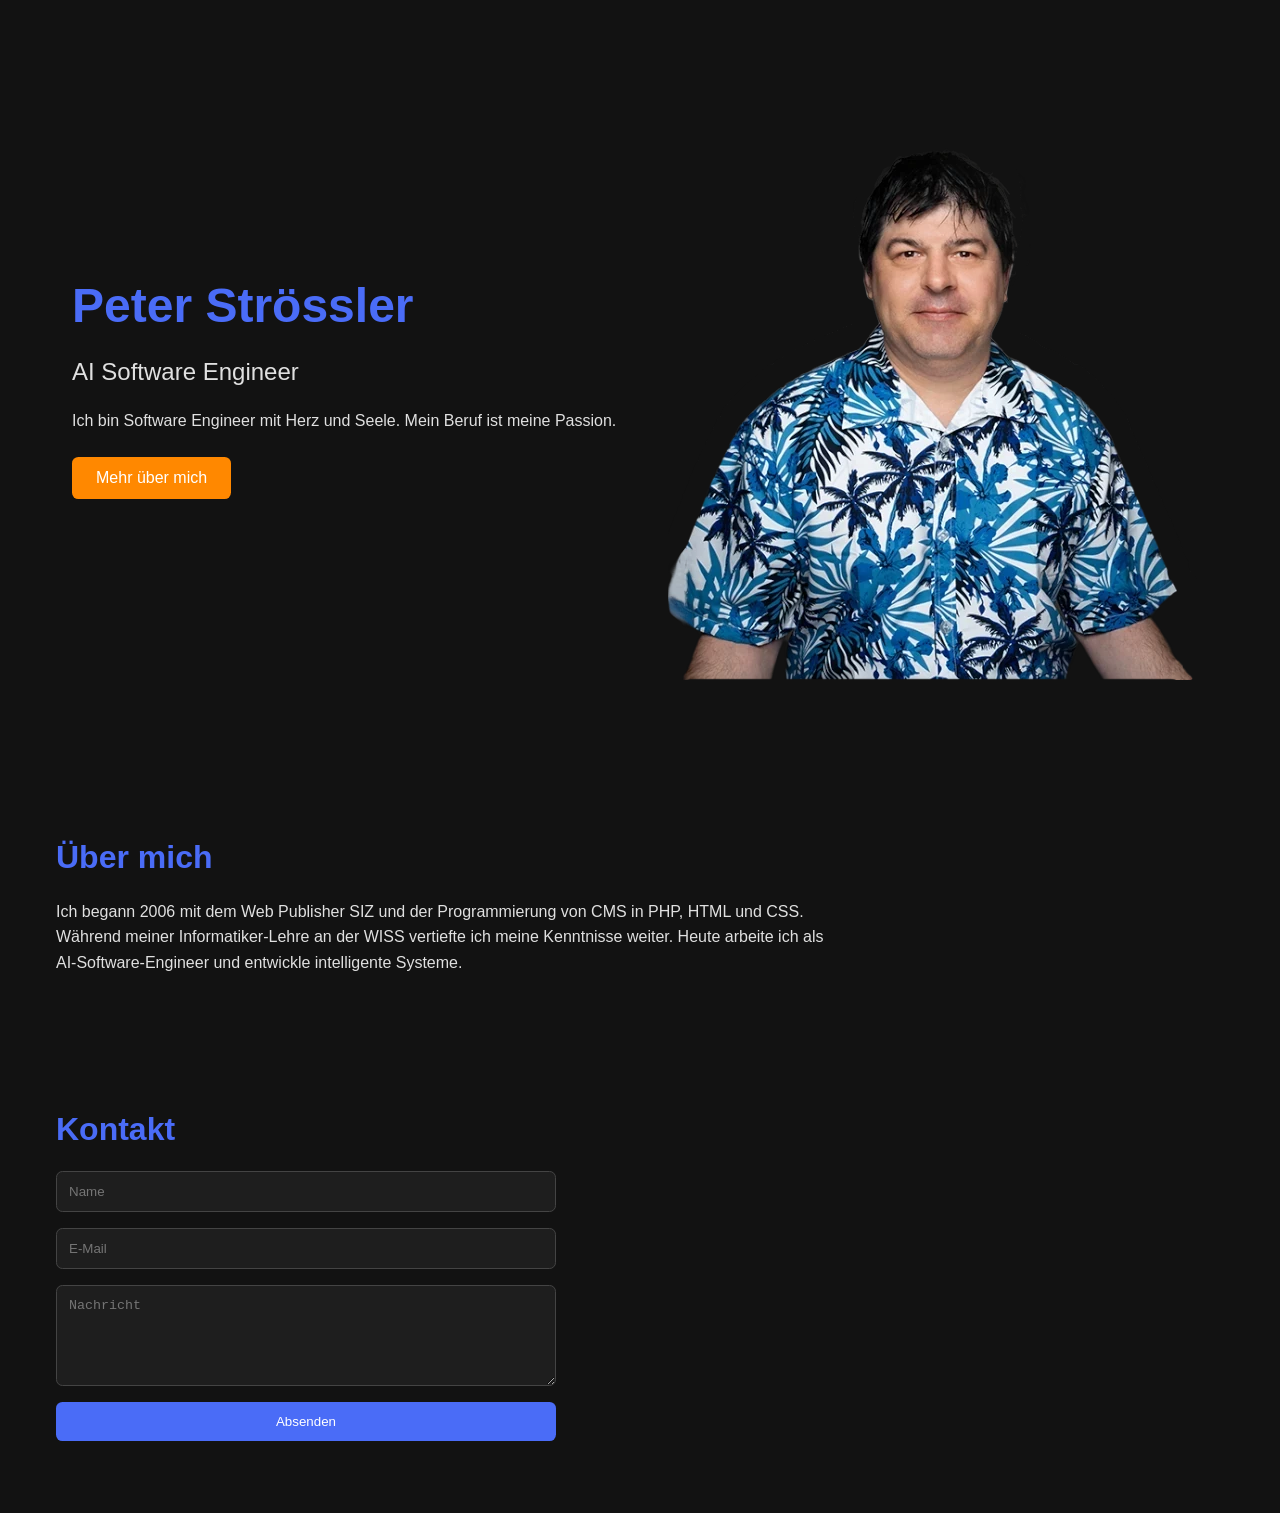
<file: index.html>
<!DOCTYPE html>
<html lang="en">
<head>
  <meta charset="UTF-8" />
  <meta name="viewport" content="width=device-width, initial-scale=1.0" />
  <title>Peter Strössler – AI Software Engineer</title>
  <link rel="stylesheet" href="css/style.css" />
</head>
<body>
  <!-- Hero Section -->
  <section class="hero" id="hero">
    <div class="hero-content">
      <h1 class="hero-title">Peter Strössler</h1>
      <p class="hero-subtitle">AI Software Engineer</p>
      <p class="hero-intro">Ich bin Software Engineer mit Herz und Seele. Mein Beruf ist meine Passion.</p>
      <button class="cta-btn" id="ctaBtn">Mehr über mich</button>
    </div>
    <div class="hero-image">
      <img src="draft/src/images/hero/hero-image.webp" alt="Hero image" />
    </div>
  </section>

  <!-- About Section -->
  <section class="about" id="about">
    <h2>Über mich</h2>
    <p>Ich begann 2006 mit dem Web Publisher SIZ und der Programmierung von CMS in PHP, HTML und CSS. Während meiner Informatiker‑Lehre an der WISS vertiefte ich meine Kenntnisse weiter. Heute arbeite ich als AI‑Software‑Engineer und entwickle intelligente Systeme.</p>
  </section>

  <!-- Contact Section -->
  <section class="contact" id="contact">
    <h2>Kontakt</h2>
    <form id="contactForm" novalidate>
      <input type="text" name="name" placeholder="Name" required />
      <input type="email" name="email" placeholder="E‑Mail" required />
      <textarea name="message" placeholder="Nachricht" rows="5" required></textarea>
      <button type="submit">Absenden</button>
    </form>
    <p id="formStatus" class="hidden"></p>
  </section>

  <script src="js/main.js"></script>
</body>
</html>
</file>
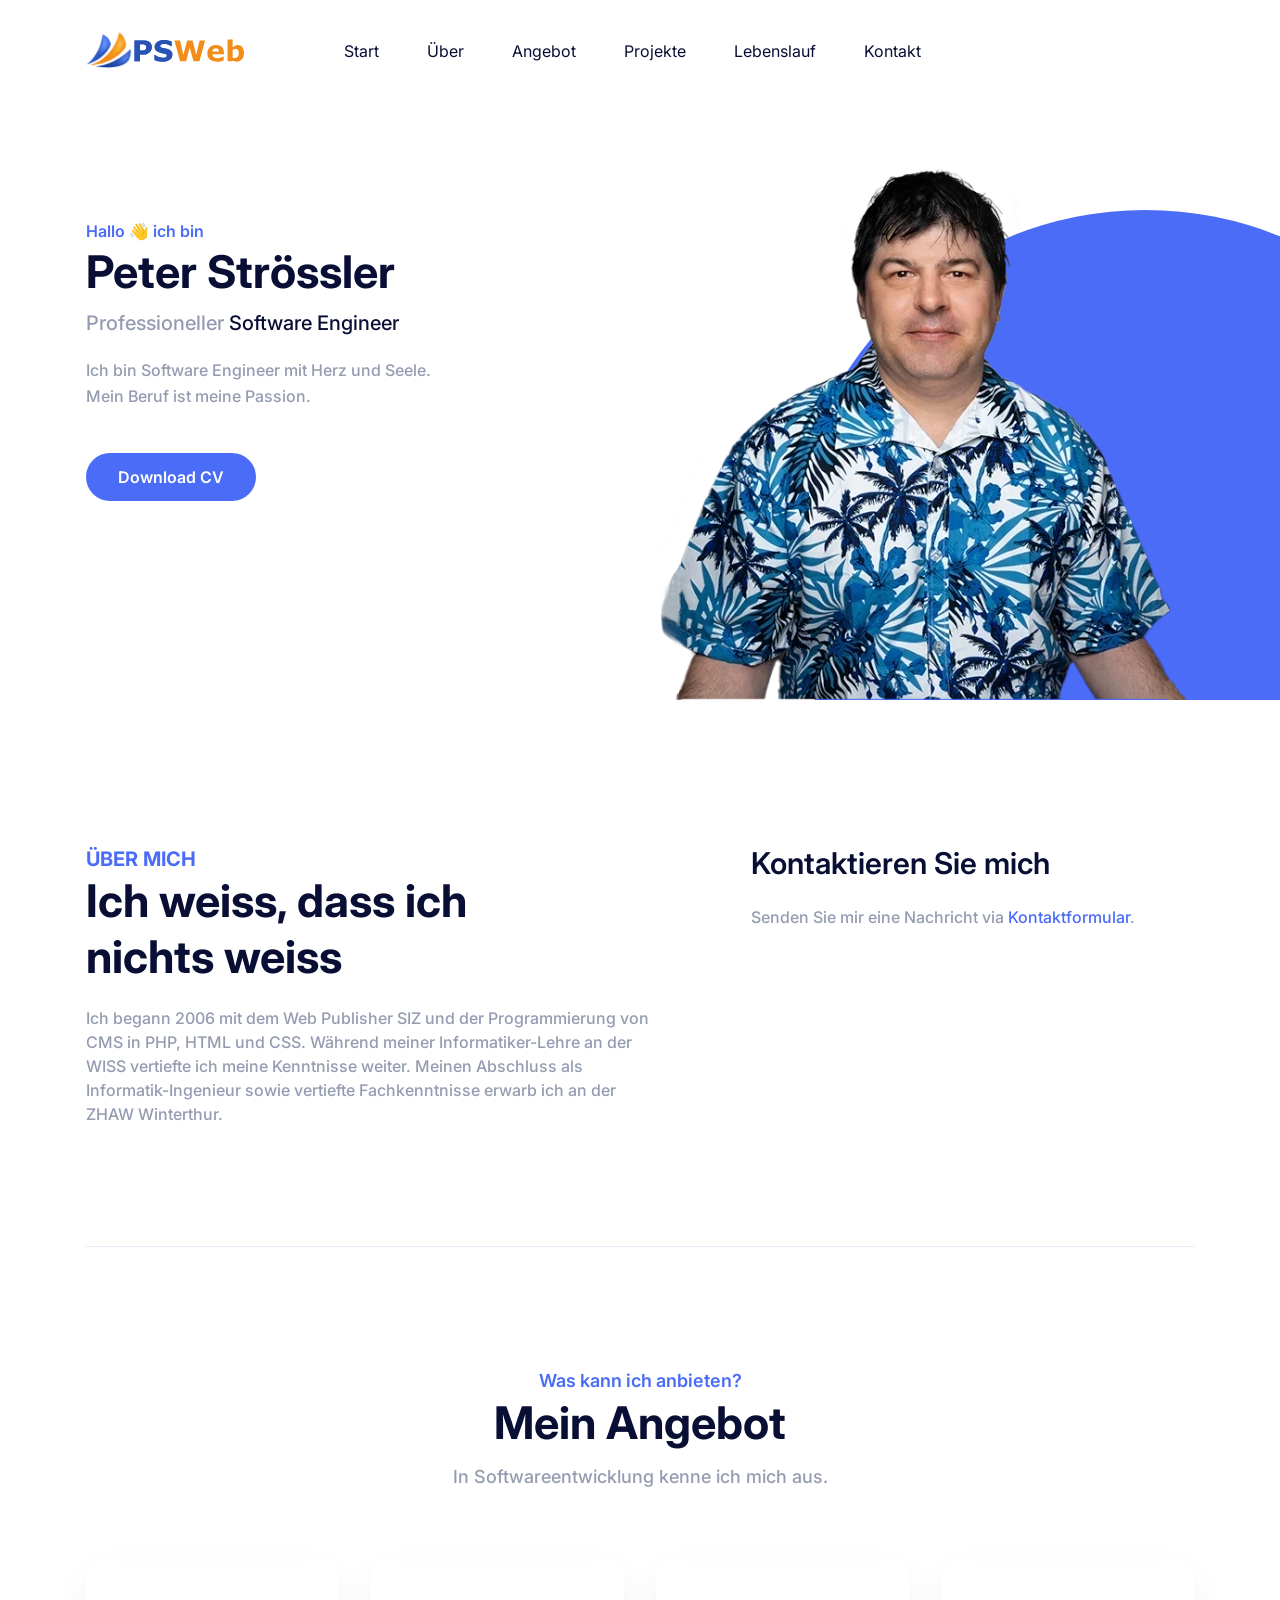
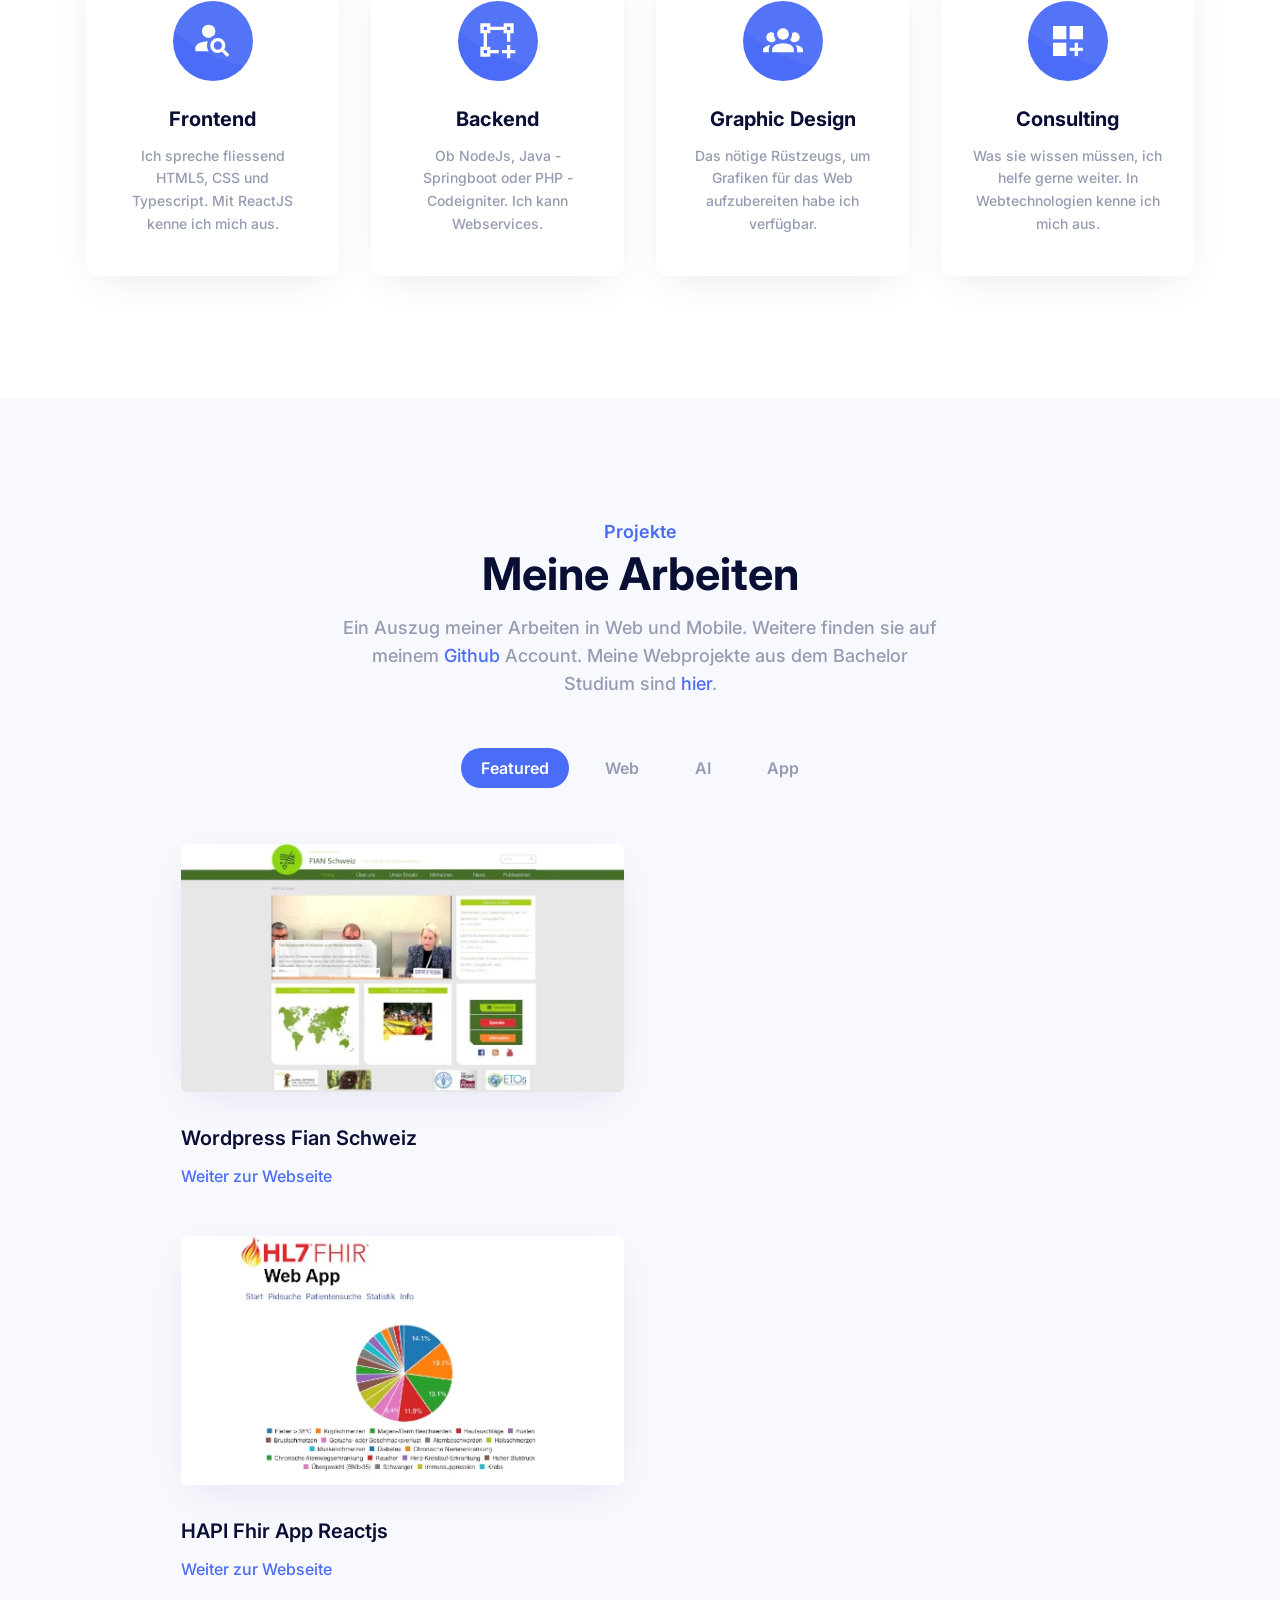
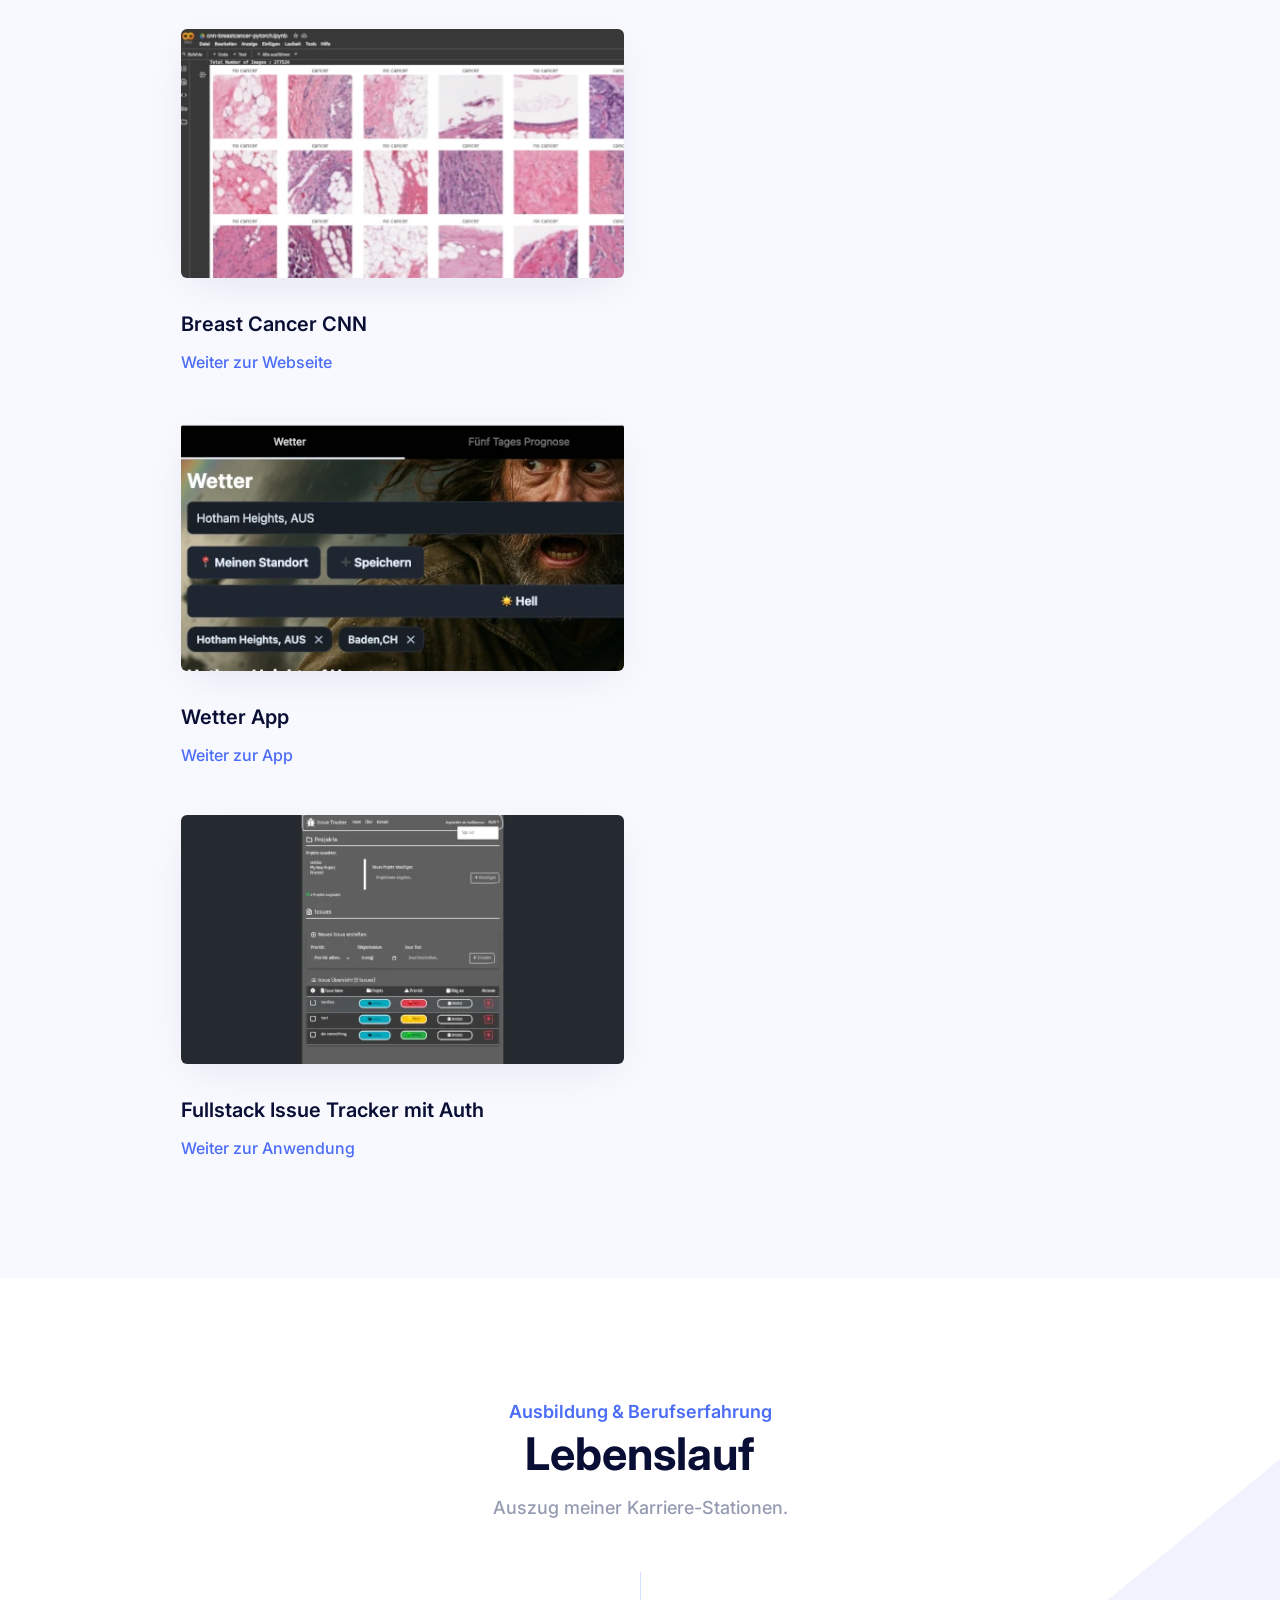
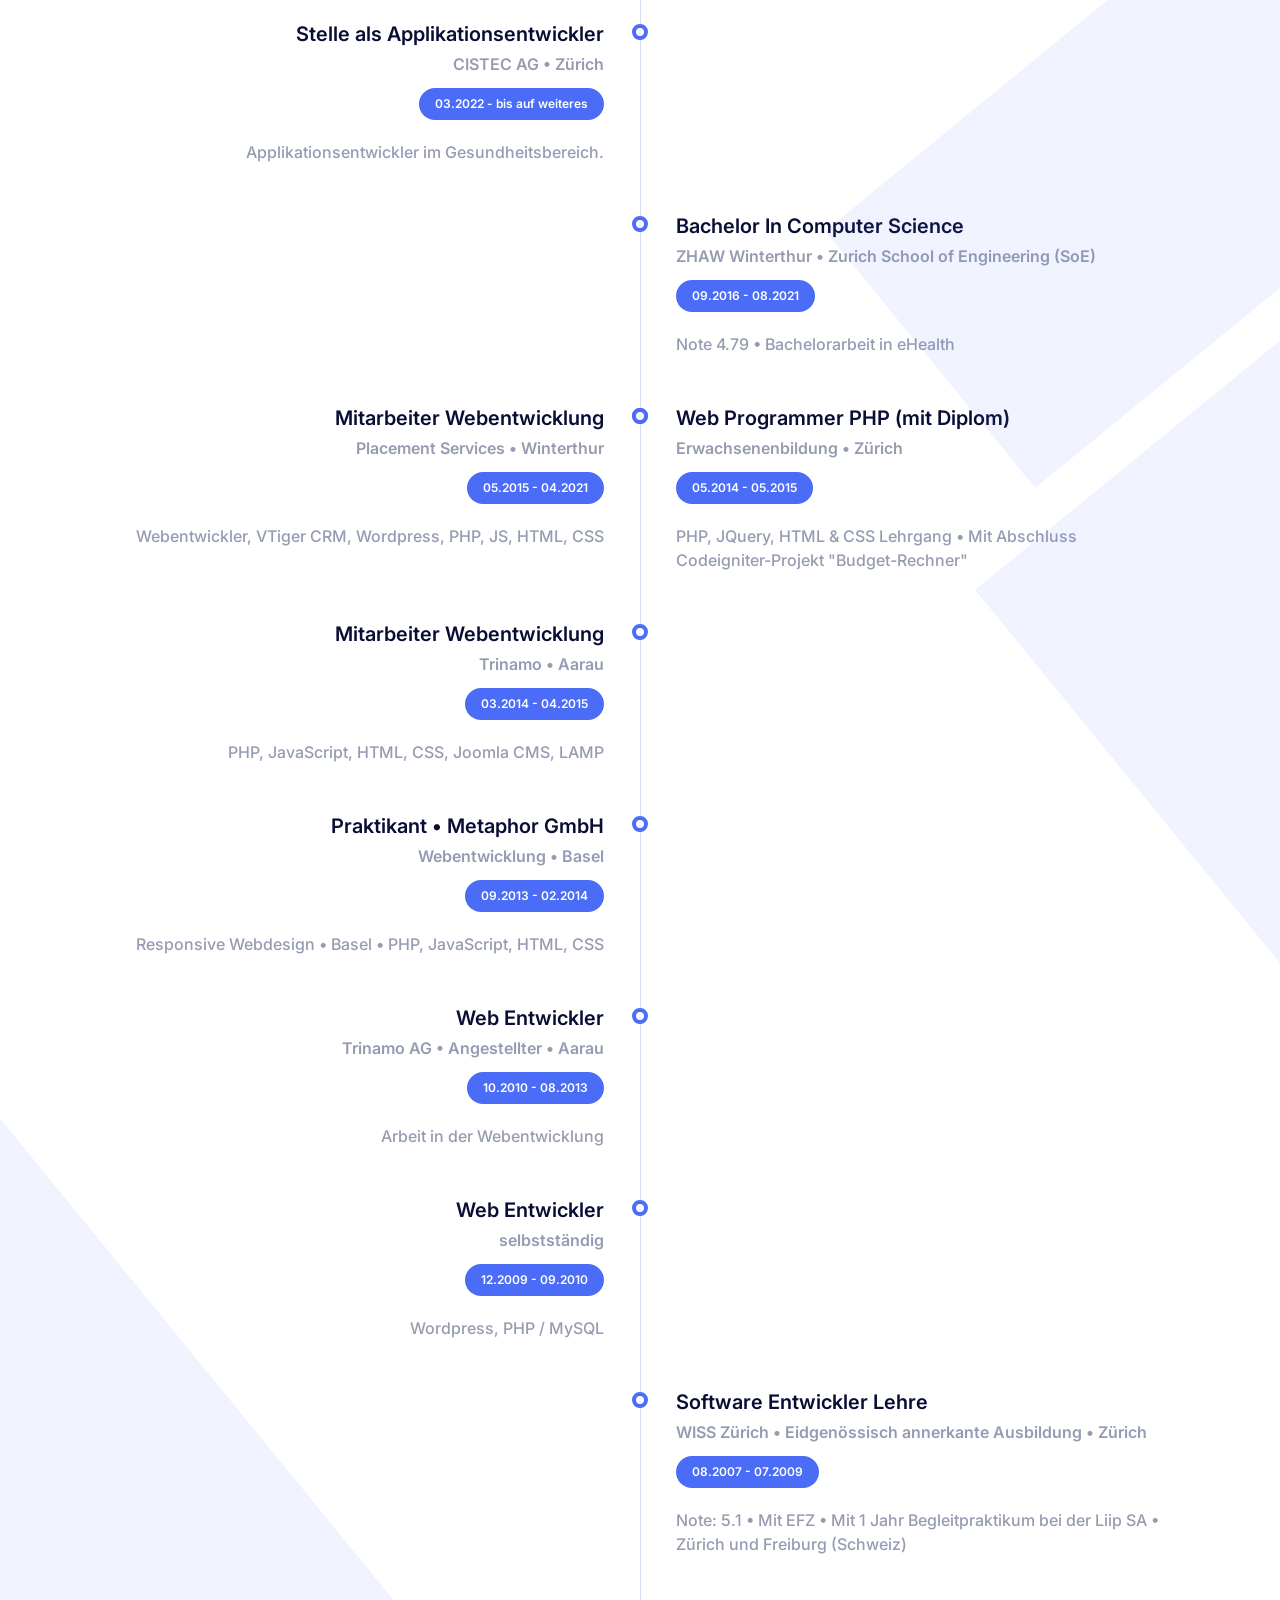
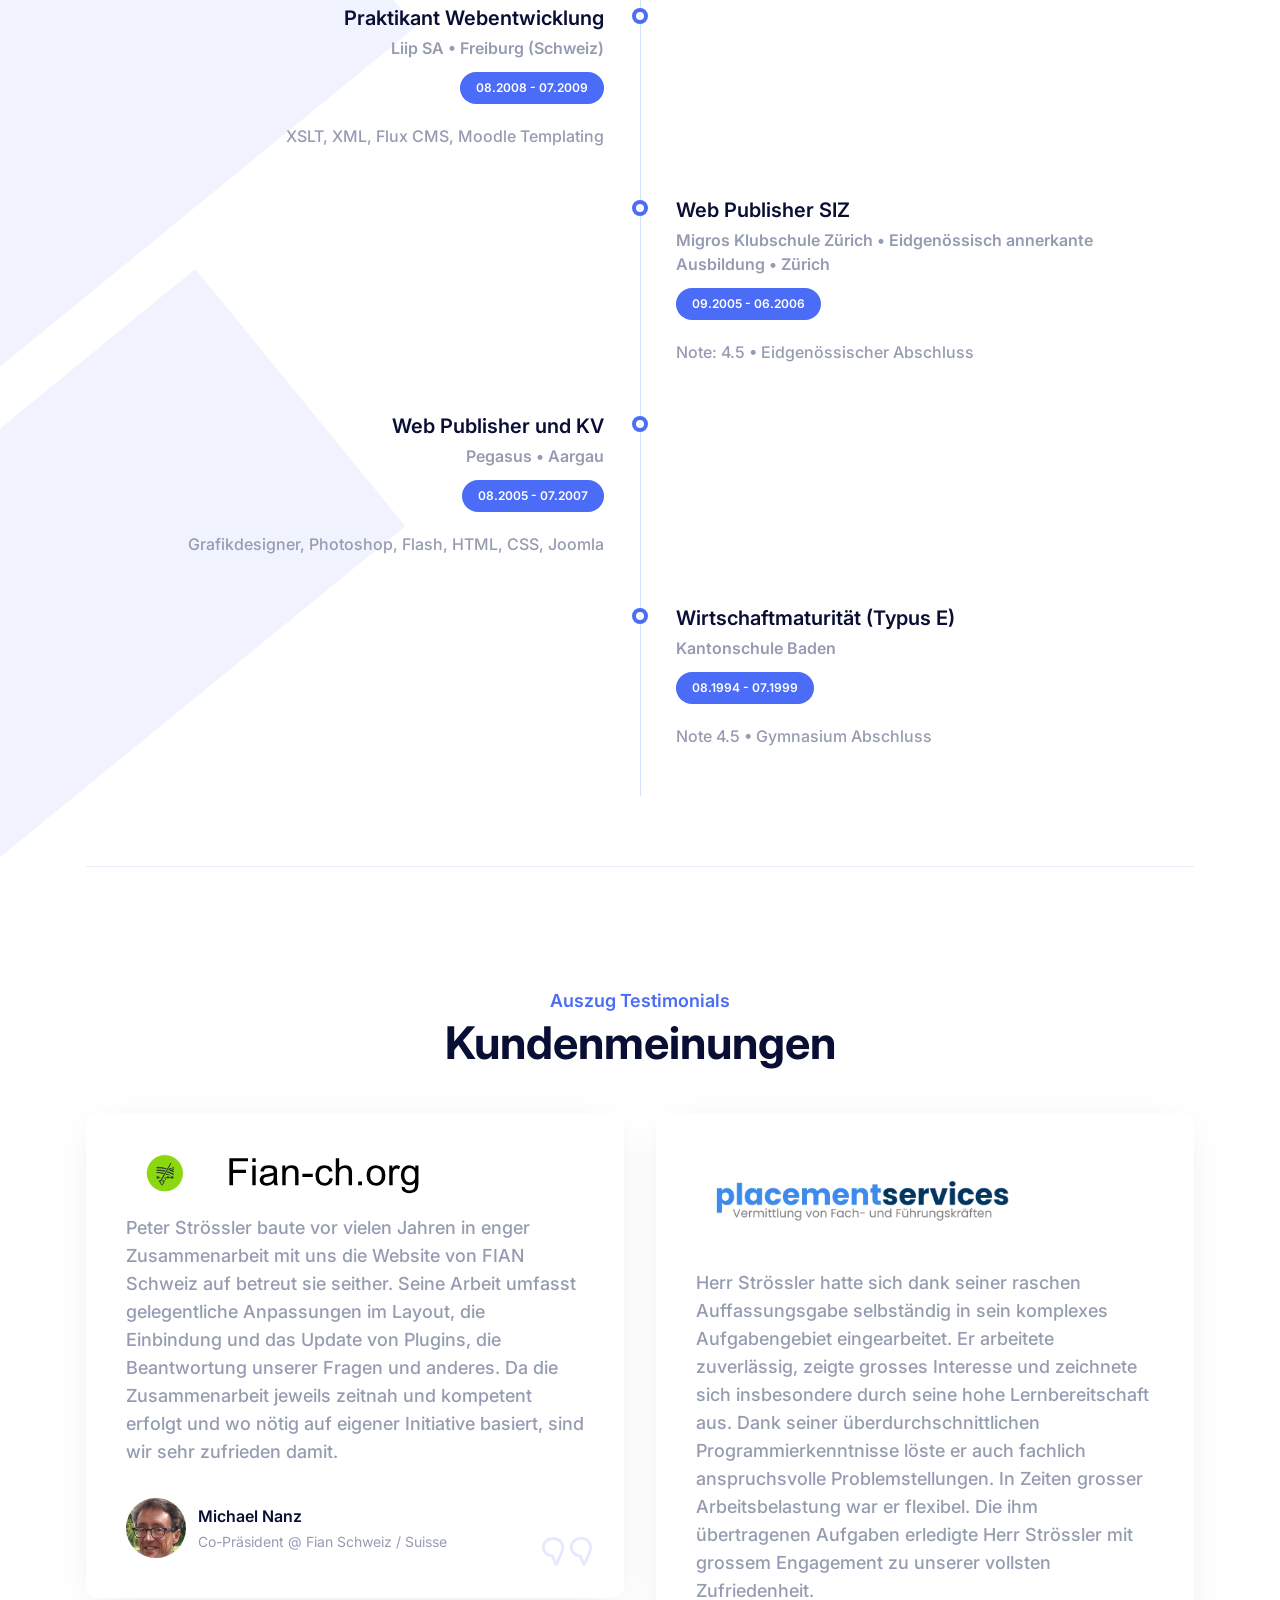
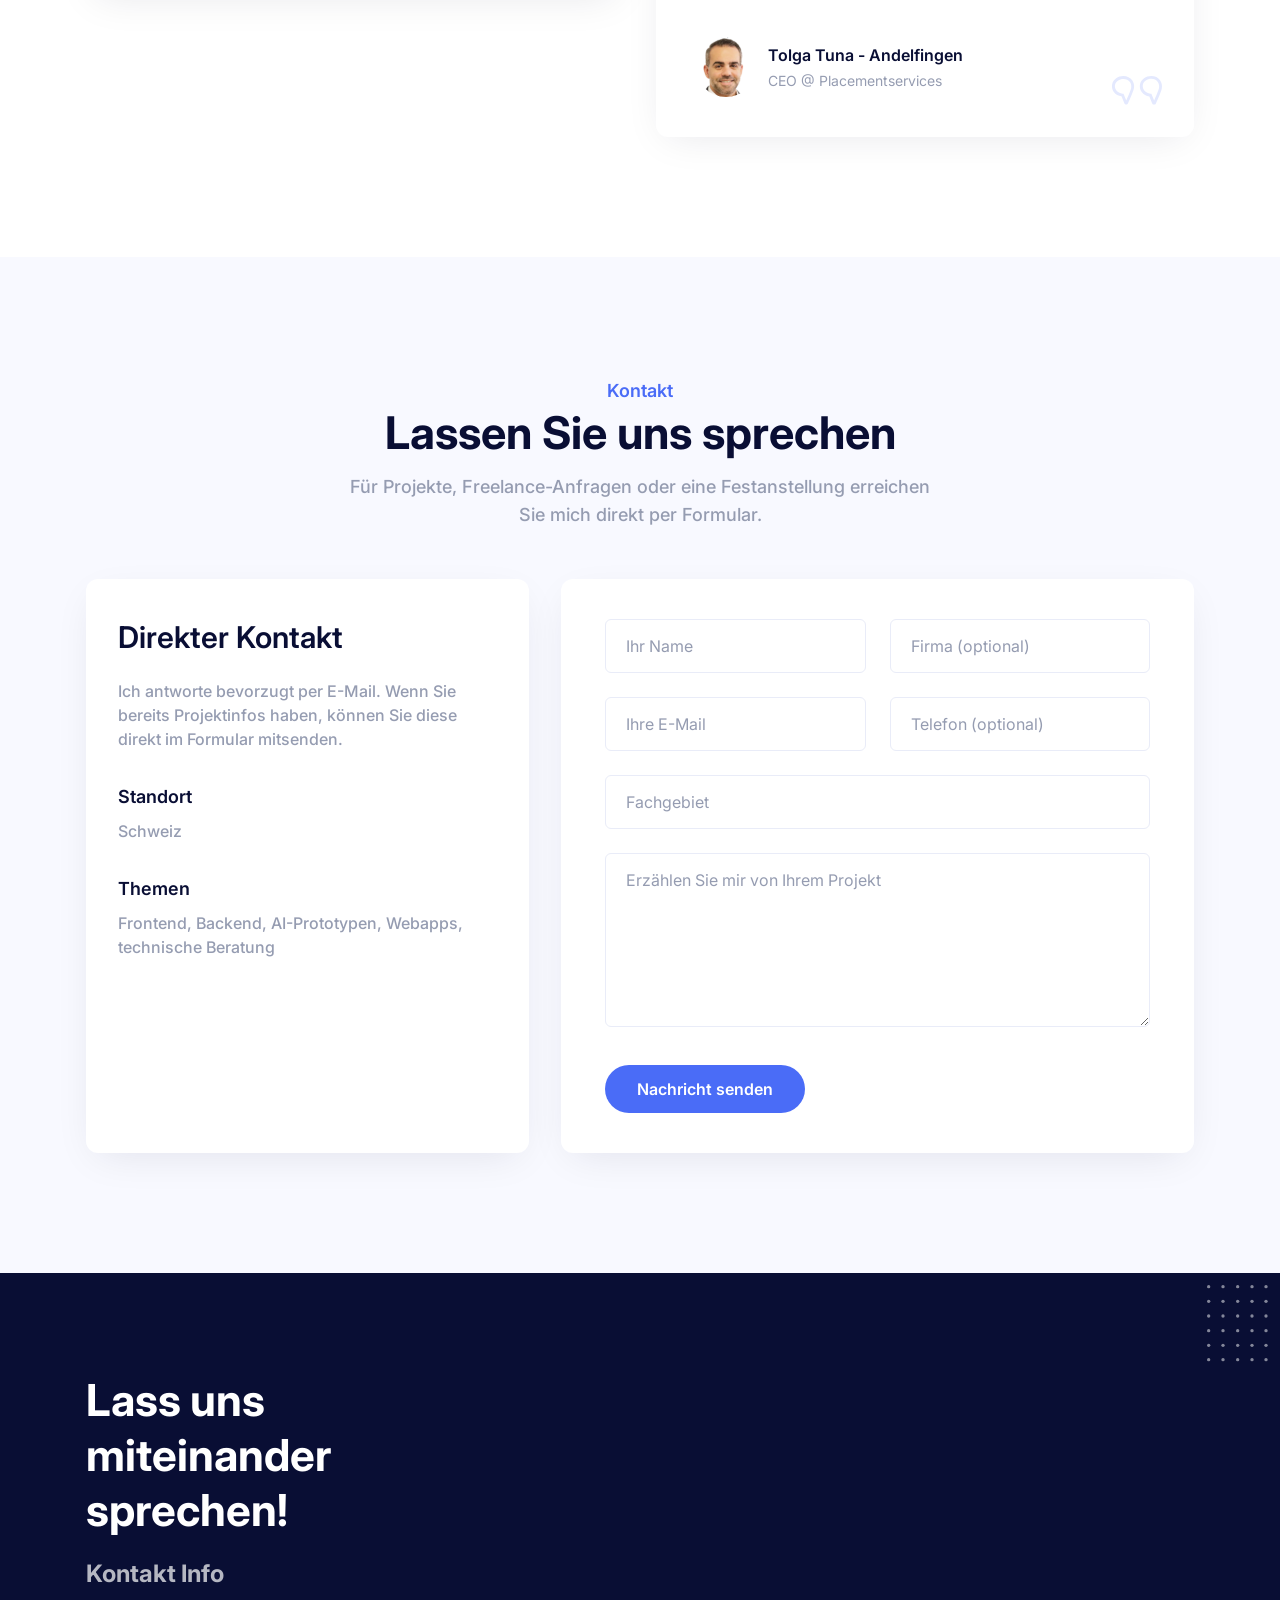
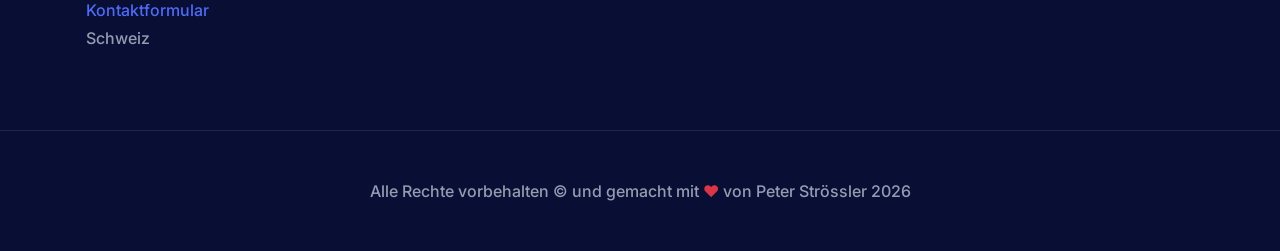
<file: draft/index.html>
<!doctype html>
<html lang="de">
  <head>
    <meta charset="UTF-8">
    <link href="style.css" rel="stylesheet">
<script>
  var visum = "";
  var json = {};

  window.eventsFromK5 = async function(json) {
    // Check if json is valid before proceeding
    if (!json) {
      console.warn("Received an empty or invalid json.");
      // return Promise.reject("Invalid JSON received.");
    } else {
      // Log the incoming JSON
      console.warn("Received JSON: " + JSON.stringify(json));
  
      // Extract and log visum if present
      const {type, visum} = json;
      if (type && visum) {
        console.info("json is: " + type + " " + visum);
      } else {
        console.warn("Visum is not present in the JSON.");
      }
      return json;
      // Return the resolved promise with the original JSON
      /*
      return new Promise((resolve) => {
        resolve(json);
      });
      */
    }
  };
</script>
    <meta http-equiv="X-UA-Compatible" content="IE=edge">
    <meta name="description" content="Peter Strössler - PSWeb">
    <meta name="keywords" content="Nodejs, Python, AI, KI, HTML, CSS, Typescript, JavaScript">
    <meta name="author" content="Peter Strössler">
    <meta name="robots" content="index,follow">
    <meta name="viewport" content="width=device-width, initial-scale=1.0">
    <title>Peter Strössler - PSWeb</title>
    <link rel="icon" type="image/png" href="src/images/favicon-96x96.png" sizes="96x96" />
    <link rel="icon" type="image/svg+xml" href="src/images//favicon.svg" />
    <link rel="shortcut icon" href="src/images/favicon.ico" />
    <link rel="apple-touch-icon" sizes="180x180" href="src/images/apple-touch-icon.png" />
    <meta name="apple-mobile-web-app-title" content="PSWeb" />
    <link rel="manifest" href="src/images/site.webmanifest" />
    <meta name="msapplication-TileColor" content="#ffffff">
    <meta name="msapplication-TileImage" content="src/images/mstile-150x150.png">
    <style>
      section#education {
        max-width:100%;
        overflow-x:hidden;
      }

      #portfolio .items-wrapper:not(.portfolio-ready) .item:not(.feat) {
        display:none;
      }

      #contact .contact-field {
        width:100%;
        border:1px solid #E9ECF8;
        border-radius:0.375rem;
        background-color:#ffffff;
        padding:0.875rem 1.25rem;
        color:#111928;
        transition:border-color 0.2s ease, box-shadow 0.2s ease;
      }

      #contact .contact-field::placeholder {
        color:#959cb1;
      }

      #contact .contact-field:focus {
        outline:none;
        border-color:#4A6CF7;
        box-shadow:0 0 0 3px rgba(74, 108, 247, 0.12);
      }

      #contact textarea.contact-field {
        min-height:160px;
        resize:vertical;
      }

      #contact .contact-form-status {
        display:none;
        margin-top:1rem;
        border:1px solid transparent;
        border-radius:0.75rem;
        padding:0.875rem 1rem;
        font-weight:600;
        line-height:1.5;
      }

      #contact .contact-form-status.is-visible {
        display:block;
      }

      #contact .contact-form-status.is-error {
        border-color:#f5c2c7;
        background-color:#f8d7da;
        color:#842029;
      }

      #contact .contact-form-status.is-success {
        border-color:#badbcc;
        background-color:#d1e7dd;
        color:#0f5132;
      }

      #contact .contact-form-status.is-pending {
        border-color:#b6d4fe;
        background-color:#cfe2ff;
        color:#084298;
      }

      #contact .contact-field.is-invalid {
        border-color:#dc3545;
        box-shadow:0 0 0 3px rgba(220, 53, 69, 0.12);
      }

    </style>
  <body>
    <!-- ====== Navbar Section Start -->
    <header class="header bg-transparent absolute top-0 left-0 z-40 w-full flex items-center transition">
      <div class="container">
        <div class="flex mx-[-16px] items-center justify-between relative">
          <div class="px-4 w-60 max-w-full">
            <a href="index.html" class="header-logo w-full block py-6 lg:py-8">
              <img src="src/images/logo/logo.svg" alt="logo" class="w-full" >
            </a>
          </div>
          <div class="flex px-4 justify-between items-center w-full">
            <div>
              <button
                id="navbarToggler"
                name="navbarToggler"
                aria-label="navbarToggler"
                class="block absolute right-4 top-1/2 translate-y-[-50%] lg:hidden focus:ring-2 ring-primary px-3 py-[6px] rounded-lg"
              >
                <span class="relative w-[30px] h-[2px] my-[6px] block bg-dark"></span>
                <span class="relative w-[30px] h-[2px] my-[6px] block bg-dark"></span>
                <span class="relative w-[30px] h-[2px] my-[6px] block bg-dark"></span>
              </button>
              <nav
                id="navbarCollapse"
                class="absolute py-5 lg:py-0 lg:px-4 xl:px-6 bg-white lg:bg-transparent shadow-lg rounded-lg max-w-[250px] w-full lg:max-w-full lg:w-full right-4 top-full hidden lg:block lg:static lg:shadow-none"
              >
                <ul class="blcok lg:flex">
                  <li class="relative group">
                    <a href="#home" class="menu-scroll text-base text-black group-hover:text-primary py-2 lg:py-6 lg:inline-flex lg:px-0 flex mx-8 lg:mr-0"> Start </a>
                  </li>
                  <li class="relative group">
                    <a href="#about" class="menu-scroll text-base text-black group-hover:text-primary py-2 lg:py-6 lg:inline-flex lg:px-0 flex mx-8 lg:mr-0 lg:ml-8 xl:ml-12"> Über </a>
                  </li>
                  <li class="relative group">
                    <a href="#services" class="menu-scroll text-base text-black group-hover:text-primary py-2 lg:py-6 lg:inline-flex lg:px-0 flex mx-8 lg:mr-0 lg:ml-8 xl:ml-12"> Angebot </a>
                  </li>
                  <li class="relative group">
                    <a href="#portfolio" class="menu-scroll text-base text-black group-hover:text-primary py-2 lg:py-6 lg:inline-flex lg:px-0 flex mx-8 lg:mr-0 lg:ml-8 xl:ml-12"> Projekte </a>
                  </li>
                  <li class="relative group">
                    <a href="#education" class="menu-scroll text-base text-black group-hover:text-primary py-2 lg:py-6 lg:inline-flex lg:px-0 flex mx-8 lg:mr-0 lg:ml-8 xl:ml-12"> Lebenslauf </a>
                  </li>
                  <li class="relative group">
                    <a href="#contact" class="menu-scroll text-base text-black group-hover:text-primary py-2 lg:py-6 lg:inline-flex lg:px-0 flex mx-8 lg:mr-0 lg:ml-8 xl:ml-12">
                      Kontakt
                    </a>
                  </li>
                </ul>
              </nav>
            </div>
            <!--
            <div class="sm:flex justify-end hidden pr-16 lg:pr-0">
              <a
                href="#contact"
                class="text-base font-bold text-white bg-primary rounded-full py-3 px-8 md:px-9 lg:px-8 xl:px-9 hover:shadow-signUp hover:bg-opacity-90 transition ease-in-out duration-300"
              >
                Download CV
              </a>
            </div>
            -->
          </div>
        </div>
      </div>
    </header>
    <!-- ====== Navbar Section End -->

    <!-- ====== Hero Section Start -->
    <section id="home" class="relative z-10 pt-[150px] lg:pt-[100px] 2xl:flex items-center 2xl:h-[700px]">
      <div class="container">
        <div class="flex flex-wrap mx-[-16px]">
          <div class="w-full lg:w-1/2 self-center px-4">
            <div>
              <h1 class="text-base font-semibold text-primary mb-3">
                Hallo 👋 ich bin

                <span class="font-bold text-black text-3xl sm:text-3xl md:text-[45px] leading-tight sm:leading-tight md:leading-[50px] block mt-1"> Peter Strössler </span>
              </h1>
              <h2 class="font-medium text-body-color text-lg md:text-xl mb-5">
                Professioneller

                <span class="text-black">Software Engineer</span>
              </h2>
              <p class="max-w-[470px] font-medium text-body-color text-base leading-relaxed mb-11">Ich bin Software Engineer mit Herz und Seele.<br >Mein Beruf ist meine Passion.</p>
              <div class="flex items-center mb-20">
                <a
                  href="/Peter_Stroessler_CV_2026.pdf?v=2" target="_blank"
                  class="text-base font-semibold text-white bg-primary py-3 px-8 mr-4 hover:shadow-signUp hover:bg-opacity-90 rounded-full transition duration-300 ease-in-out"
                >
                  Download CV
                </a>
                <!--
                <a href="javascript:void(0)" class="text-base font-semibold text-white bg-black py-3 px-8 hover:shadow-signUp hover:bg-opacity-90 rounded-full transition duration-300 ease-in-out">
                  Learn More
                </a>
                -->
              </div>
            </div>
          </div>
          <div class="w-full lg:w-1/2 self-end px-4">
            <div class="relative mt-12 lg:mt-0 z-10 2xl:absolute 2xl:bottom-0 2xl:right-40">
              <img src="src/images/hero/hero-image.webp" alt="image" class="max-w-full mx-auto" >
            </div>
          </div>
        </div>
      </div>

      <div>
        <span class="absolute right-0 bottom-0 -z-1">
          <svg width="491" height="490" viewBox="0 0 491 490" fill="none" xmlns="http://www.w3.org/2000/svg">
            <circle cx="356.5" cy="356.5" r="356.5" fill="url(#paint0_linear_6:37)" />
            <defs>
              <linearGradient id="paint0_linear_6:37" x1="356.5" y1="0" x2="356.5" y2="713" gradientUnits="userSpaceOnUse">
                <stop offset="1" stop-color="#4A6CF7" />
                <stop offset="1" stop-color="#1E3BB3" />
              </linearGradient>
            </defs>
          </svg>
        </span>
      </div>
    </section>
    <!-- ====== Hero Section End -->

    <!-- ====== About Section Start -->
    <section id="about" class="pt-[145px] pb-[120px] relative z-10">
      <div class="container">
        <div class="flex flex-wrap mx-[-16px]">
          <div class="w-full lg:w-1/2 xl:w-7/12 px-4 mb-8 lg:mb-0">
            <span class="font-bold text-primary text-lg md:text-xl mb-3"> ÜBER MICH </span>
            <h2 class="max-w-[400px] font-bold text-black text-3xl sm:text-4xl md:text-[45px] leading-tight sm:leading-tight md:leading-tight mb-5">Ich weiss, dass ich nichts weiss</h2>
            <p class="max-w-[570px] font-medium text-base text-body-color">
               Ich begann 2006 mit dem Web Publisher SIZ und der Programmierung von CMS in PHP, HTML und CSS. Während meiner Informatiker-Lehre an der WISS vertiefte ich meine Kenntnisse weiter. Meinen Abschluss als Informatik-Ingenieur sowie vertiefte Fachkenntnisse erwarb ich an der ZHAW Winterthur.
            </p>
          </div>
          <div class="w-full lg:w-1/2 xl:w-5/12 px-4">
            <h3 class="font-semibold text-black text-2xl md:text-3xl mb-6">Kontaktieren Sie mich</h3>
            <p class="font-medium text-base text-body-color mb-10">
              Senden Sie mir eine Nachricht via <a style="color:#4B6CF7 !important;" href="#contact" class="menu-scroll">Kontaktformular</a>.
            </p>
          </div>
        </div>
      </div>
    </section>
    <!-- ====== About Section End  -->

    <!-- ====== Services Section Start  -->
    <section id="services">
      <div class="container">
        <div class="pt-[120px] pb-[90px] border-t border-[#E9ECF8]">
          <div class="flex flex-wrap mx-[-16px]">
            <div class="w-full px-4">
              <div class="max-w-[600px] mx-auto text-center mb-[70px]">
                <span class="font-semibold text-lg text-primary block mb-2"> Was kann ich anbieten? </span>
                <h2 class="font-bold text-black text-3xl sm:text-4xl md:text-[45px] mb-5">Mein Angebot</h2>
                <p class="font-medium text-lg text-body-color">In Softwareentwicklung kenne ich mich aus.</p>
              </div>
            </div>
          </div>

          <div class="flex flex-wrap mx-[-16px]">
            <div class="w-full md:w-1/2 xl:w-1/4 px-4">
              <div class="bg-white group hover:bg-primary shadow-service py-10 px-8 rounded-xl relative z-10 overflow-hidden text-center duration-200 mb-8">
                <div class="mx-auto w-20 h-20 mb-6 rounded-full bg-primary flex items-center justify-center text-white group-hover:bg-white group-hover:text-primary">
                  <svg width="35" height="33" viewBox="0 0 35 33" class="fill-current">
                    <path
                      d="M22.8335 14.0001C27.0002 14.0001 30.3335 17.3334 30.3335 21.5001C30.3335 22.9668 29.9168 24.3501 29.1835 25.5001L34.3168 30.6668L32.0002 32.9834L26.8002 27.8668C25.6502 28.5834 24.2835 29.0001 22.8335 29.0001C18.6668 29.0001 15.3335 25.6668 15.3335 21.5001C15.3335 17.3334 18.6668 14.0001 22.8335 14.0001ZM22.8335 17.3334C21.7284 17.3334 20.6686 17.7724 19.8872 18.5538C19.1058 19.3352 18.6668 20.395 18.6668 21.5001C18.6668 22.6052 19.1058 23.665 19.8872 24.4464C20.6686 25.2278 21.7284 25.6668 22.8335 25.6668C23.9386 25.6668 24.9984 25.2278 25.7798 24.4464C26.5612 23.665 27.0002 22.6052 27.0002 21.5001C27.0002 20.395 26.5612 19.3352 25.7798 18.5538C24.9984 17.7724 23.9386 17.3334 22.8335 17.3334ZM13.6668 0.666748C15.4349 0.666748 17.1306 1.36913 18.3809 2.61937C19.6311 3.86961 20.3335 5.56531 20.3335 7.33342C20.3335 8.85008 19.8168 10.2501 18.9668 11.3834C17.5335 11.9167 16.2502 12.7667 15.1835 13.8334L13.6668 14.0001C11.8987 14.0001 10.203 13.2977 8.95278 12.0475C7.70254 10.7972 7.00016 9.10153 7.00016 7.33342C7.00016 5.56531 7.70254 3.86961 8.95278 2.61937C10.203 1.36913 11.8987 0.666748 13.6668 0.666748ZM0.333496 27.3334V24.0001C0.333496 20.4668 5.85016 17.5667 12.8335 17.3334C12.3002 18.6334 12.0002 20.0334 12.0002 21.5001C12.0002 23.6501 12.6335 25.6668 13.6668 27.3334H0.333496Z"
                    />
                  </svg>
                </div>
                <h3 class="font-bold text-black text-xl sm:text-2xl lg:text-xl 2xl:text-2xl group-hover:text-white mb-3">Frontend</h3>
                <p class="font-medium text-body-color group-hover:text-white leading-relaxed text-sm">Ich spreche fliessend HTML5, CSS und Typescript. Mit ReactJS kenne ich mich aus.</p>
                <div>
                  <span class="absolute top-0 right-0 -z-1">
                    <svg width="218" height="109" viewBox="0 0 218 109" fill="none" xmlns="http://www.w3.org/2000/svg">
                      <circle opacity="0.05" cx="156.5" cy="-47.5" r="156.5" fill="white" />
                      <circle opacity="0.08" cx="210" cy="6" r="62" fill="white" />
                    </svg>
                  </span>
                  <span class="absolute bottom-1 left-1 -z-1">
                    <svg width="23" height="32" viewBox="0 0 23 32" fill="none" xmlns="http://www.w3.org/2000/svg">
                      <circle cx="21.262" cy="1.12081" r="1.12081" transform="rotate(90 21.262 1.12081)" fill="white" />
                      <circle cx="21.262" cy="30.4863" r="1.12081" transform="rotate(90 21.262 30.4863)" fill="white" />
                      <circle cx="1.76005" cy="1.12081" r="1.12081" transform="rotate(90 1.76005 1.12081)" fill="white" />
                      <circle cx="1.76005" cy="30.4863" r="1.12081" transform="rotate(90 1.76005 30.4863)" fill="white" />
                      <circle cx="11.6228" cy="1.12081" r="1.12081" transform="rotate(90 11.6228 1.12081)" fill="white" />
                      <circle cx="11.6228" cy="30.4863" r="1.12081" transform="rotate(90 11.6228 30.4863)" fill="white" />
                      <circle cx="21.262" cy="10.9839" r="1.12081" transform="rotate(90 21.262 10.9839)" fill="white" />
                      <circle cx="1.76005" cy="10.9839" r="1.12081" transform="rotate(90 1.76005 10.9839)" fill="white" />
                      <circle cx="11.6228" cy="10.9839" r="1.12081" transform="rotate(90 11.6228 10.9839)" fill="white" />
                      <circle cx="21.262" cy="20.8469" r="1.12081" transform="rotate(90 21.262 20.8469)" fill="white" />
                      <circle cx="1.76005" cy="20.8469" r="1.12081" transform="rotate(90 1.76005 20.8469)" fill="white" />
                      <circle cx="11.6228" cy="20.8469" r="1.12081" transform="rotate(90 11.6228 20.8469)" fill="white" />
                    </svg>
                  </span>
                </div>
              </div>
            </div>
            <div class="w-full md:w-1/2 xl:w-1/4 px-4">
              <div class="bg-white group hover:bg-primary shadow-service py-10 px-8 rounded-xl relative z-10 overflow-hidden text-center duration-200 mb-8">
                <div class="mx-auto w-20 h-20 mb-6 rounded-full bg-primary flex items-center justify-center text-white group-hover:bg-white group-hover:text-primary">
                  <svg width="36" height="36" viewBox="0 0 36 36" class="fill-current">
                    <path
                      d="M18.6668 28.6666C18.6668 28.1666 18.6668 27.4999 18.8335 26.9999H10.3335V23.6666H7.00016V10.3333H10.3335V6.99992H23.6668V10.3333H27.0002V18.8333C27.5002 18.6666 28.1668 18.6666 28.6668 18.6666C29.1668 18.6666 29.8335 18.6666 30.3335 18.8333V10.3333H33.6668V0.333252H23.6668V3.66659H10.3335V0.333252H0.333496V10.3333H3.66683V23.6666H0.333496V33.6666H10.3335V30.3333H18.8335C18.6668 29.8333 18.6668 29.1666 18.6668 28.6666ZM27.0002 3.66659H30.3335V6.99992H27.0002V3.66659ZM3.66683 3.66659H7.00016V6.99992H3.66683V3.66659ZM7.00016 30.3333H3.66683V26.9999H7.00016V30.3333ZM30.3335 21.9999V26.9999H35.3335V30.3333H30.3335V35.3333H27.0002V30.3333H22.0002V26.9999H27.0002V21.9999H30.3335Z"
                    />
                  </svg>
                </div>
                <h3 class="font-bold text-black text-xl sm:text-2xl lg:text-xl 2xl:text-2xl group-hover:text-white mb-3">Backend</h3>
                <p class="font-medium text-body-color group-hover:text-white leading-relaxed text-sm">Ob NodeJs, Java - Springboot oder PHP - Codeigniter. Ich kann Webservices.</p>
                <div>
                  <span class="absolute top-0 right-0 -z-1">
                    <svg width="218" height="109" viewBox="0 0 218 109" fill="none" xmlns="http://www.w3.org/2000/svg">
                      <circle opacity="0.05" cx="156.5" cy="-47.5" r="156.5" fill="white" />
                      <circle opacity="0.08" cx="210" cy="6" r="62" fill="white" />
                    </svg>
                  </span>
                  <span class="absolute bottom-1 left-1 -z-1">
                    <svg width="23" height="32" viewBox="0 0 23 32" fill="none" xmlns="http://www.w3.org/2000/svg">
                      <circle cx="21.262" cy="1.12081" r="1.12081" transform="rotate(90 21.262 1.12081)" fill="white" />
                      <circle cx="21.262" cy="30.4863" r="1.12081" transform="rotate(90 21.262 30.4863)" fill="white" />
                      <circle cx="1.76005" cy="1.12081" r="1.12081" transform="rotate(90 1.76005 1.12081)" fill="white" />
                      <circle cx="1.76005" cy="30.4863" r="1.12081" transform="rotate(90 1.76005 30.4863)" fill="white" />
                      <circle cx="11.6228" cy="1.12081" r="1.12081" transform="rotate(90 11.6228 1.12081)" fill="white" />
                      <circle cx="11.6228" cy="30.4863" r="1.12081" transform="rotate(90 11.6228 30.4863)" fill="white" />
                      <circle cx="21.262" cy="10.9839" r="1.12081" transform="rotate(90 21.262 10.9839)" fill="white" />
                      <circle cx="1.76005" cy="10.9839" r="1.12081" transform="rotate(90 1.76005 10.9839)" fill="white" />
                      <circle cx="11.6228" cy="10.9839" r="1.12081" transform="rotate(90 11.6228 10.9839)" fill="white" />
                      <circle cx="21.262" cy="20.8469" r="1.12081" transform="rotate(90 21.262 20.8469)" fill="white" />
                      <circle cx="1.76005" cy="20.8469" r="1.12081" transform="rotate(90 1.76005 20.8469)" fill="white" />
                      <circle cx="11.6228" cy="20.8469" r="1.12081" transform="rotate(90 11.6228 20.8469)" fill="white" />
                    </svg>
                  </span>
                </div>
              </div>
            </div>
            <div class="w-full md:w-1/2 xl:w-1/4 px-4">
              <div class="bg-white group hover:bg-primary shadow-service py-10 px-8 rounded-xl relative z-10 overflow-hidden text-center duration-200 mb-8">
                <div class="mx-auto w-20 h-20 mb-6 rounded-full bg-primary flex items-center justify-center text-white group-hover:bg-white group-hover:text-primary">
                  <svg width="40" height="25" viewBox="0 0 40 25" class="fill-current">
                    <path
                      d="M20 0.166748C21.5471 0.166748 23.0308 0.78133 24.1248 1.87529C25.2188 2.96925 25.8333 4.45298 25.8333 6.00008C25.8333 7.54718 25.2188 9.03091 24.1248 10.1249C23.0308 11.2188 21.5471 11.8334 20 11.8334C18.4529 11.8334 16.9692 11.2188 15.8752 10.1249C14.7812 9.03091 14.1667 7.54718 14.1667 6.00008C14.1667 4.45298 14.7812 2.96925 15.8752 1.87529C16.9692 0.78133 18.4529 0.166748 20 0.166748ZM8.33333 4.33341C9.26667 4.33341 10.1333 4.58341 10.8833 5.03341C10.6333 7.41675 11.3333 9.78341 12.7667 11.6334C11.9333 13.2334 10.2667 14.3334 8.33333 14.3334C7.00725 14.3334 5.73548 13.8066 4.7978 12.8689C3.86012 11.9313 3.33333 10.6595 3.33333 9.33341C3.33333 8.00733 3.86012 6.73556 4.7978 5.79788C5.73548 4.8602 7.00725 4.33341 8.33333 4.33341ZM31.6667 4.33341C32.9927 4.33341 34.2645 4.8602 35.2022 5.79788C36.1399 6.73556 36.6667 8.00733 36.6667 9.33341C36.6667 10.6595 36.1399 11.9313 35.2022 12.8689C34.2645 13.8066 32.9927 14.3334 31.6667 14.3334C29.7333 14.3334 28.0667 13.2334 27.2333 11.6334C28.6667 9.78341 29.3667 7.41675 29.1167 5.03341C29.8667 4.58341 30.7333 4.33341 31.6667 4.33341ZM9.16667 21.4167C9.16667 17.9667 14.0167 15.1667 20 15.1667C25.9833 15.1667 30.8333 17.9667 30.8333 21.4167V24.3334H9.16667V21.4167ZM0 24.3334V21.8334C0 19.5167 3.15 17.5667 7.41667 17.0001C6.43333 18.1334 5.83333 19.7001 5.83333 21.4167V24.3334H0ZM40 24.3334H34.1667V21.4167C34.1667 19.7001 33.5667 18.1334 32.5833 17.0001C36.85 17.5667 40 19.5167 40 21.8334V24.3334Z"
                    />
                  </svg>
                </div>
                <h3 class="font-bold text-black text-xl sm:text-2xl lg:text-xl 2xl:text-2xl group-hover:text-white mb-3">Graphic Design</h3>
                <p class="font-medium text-body-color group-hover:text-white leading-relaxed text-sm">Das nötige Rüstzeugs, um Grafiken für das Web aufzubereiten habe ich verfügbar.</p>
                <div>
                  <span class="absolute top-0 right-0 -z-1">
                    <svg width="218" height="109" viewBox="0 0 218 109" fill="none" xmlns="http://www.w3.org/2000/svg">
                      <circle opacity="0.05" cx="156.5" cy="-47.5" r="156.5" fill="white" />
                      <circle opacity="0.08" cx="210" cy="6" r="62" fill="white" />
                    </svg>
                  </span>
                  <span class="absolute bottom-1 left-1 -z-1">
                    <svg width="23" height="32" viewBox="0 0 23 32" fill="none" xmlns="http://www.w3.org/2000/svg">
                      <circle cx="21.262" cy="1.12081" r="1.12081" transform="rotate(90 21.262 1.12081)" fill="white" />
                      <circle cx="21.262" cy="30.4863" r="1.12081" transform="rotate(90 21.262 30.4863)" fill="white" />
                      <circle cx="1.76005" cy="1.12081" r="1.12081" transform="rotate(90 1.76005 1.12081)" fill="white" />
                      <circle cx="1.76005" cy="30.4863" r="1.12081" transform="rotate(90 1.76005 30.4863)" fill="white" />
                      <circle cx="11.6228" cy="1.12081" r="1.12081" transform="rotate(90 11.6228 1.12081)" fill="white" />
                      <circle cx="11.6228" cy="30.4863" r="1.12081" transform="rotate(90 11.6228 30.4863)" fill="white" />
                      <circle cx="21.262" cy="10.9839" r="1.12081" transform="rotate(90 21.262 10.9839)" fill="white" />
                      <circle cx="1.76005" cy="10.9839" r="1.12081" transform="rotate(90 1.76005 10.9839)" fill="white" />
                      <circle cx="11.6228" cy="10.9839" r="1.12081" transform="rotate(90 11.6228 10.9839)" fill="white" />
                      <circle cx="21.262" cy="20.8469" r="1.12081" transform="rotate(90 21.262 20.8469)" fill="white" />
                      <circle cx="1.76005" cy="20.8469" r="1.12081" transform="rotate(90 1.76005 20.8469)" fill="white" />
                      <circle cx="11.6228" cy="20.8469" r="1.12081" transform="rotate(90 11.6228 20.8469)" fill="white" />
                    </svg>
                  </span>
                </div>
              </div>
            </div>
            <div class="w-full md:w-1/2 xl:w-1/4 px-4">
              <div class="bg-white group hover:bg-primary shadow-service py-10 px-8 rounded-xl relative z-10 overflow-hidden text-center duration-200 mb-8">
                <div class="mx-auto w-20 h-20 mb-6 rounded-full bg-primary flex items-center justify-center text-white group-hover:bg-white group-hover:text-primary">
                  <svg width="30" height="30" viewBox="0 0 30 30" class="fill-current">
                    <path d="M16.6667 0V13.3333H30V0H16.6667ZM0 30H13.3333V16.6667H0V30ZM0 0V13.3333H13.3333V0H0ZM16.6667 21.6667H21.6667V16.6667H25V21.6667H30V25H25V30H21.6667V25H16.6667V21.6667Z" />
                  </svg>
                </div>
                <h3 class="font-bold text-black text-xl sm:text-2xl lg:text-xl 2xl:text-2xl group-hover:text-white mb-3">Consulting</h3>
                <p class="font-medium text-body-color group-hover:text-white leading-relaxed text-sm">Was sie wissen müssen, ich helfe gerne weiter. In Webtechnologien kenne ich mich aus.</p>
                <div>
                  <span class="absolute top-0 right-0 -z-1">
                    <svg width="218" height="109" viewBox="0 0 218 109" fill="none" xmlns="http://www.w3.org/2000/svg">
                      <circle opacity="0.05" cx="156.5" cy="-47.5" r="156.5" fill="white" />
                      <circle opacity="0.08" cx="210" cy="6" r="62" fill="white" />
                    </svg>
                  </span>
                  <span class="absolute bottom-1 left-1 -z-1">
                    <svg width="23" height="32" viewBox="0 0 23 32" fill="none" xmlns="http://www.w3.org/2000/svg">
                      <circle cx="21.262" cy="1.12081" r="1.12081" transform="rotate(90 21.262 1.12081)" fill="white" />
                      <circle cx="21.262" cy="30.4863" r="1.12081" transform="rotate(90 21.262 30.4863)" fill="white" />
                      <circle cx="1.76005" cy="1.12081" r="1.12081" transform="rotate(90 1.76005 1.12081)" fill="white" />
                      <circle cx="1.76005" cy="30.4863" r="1.12081" transform="rotate(90 1.76005 30.4863)" fill="white" />
                      <circle cx="11.6228" cy="1.12081" r="1.12081" transform="rotate(90 11.6228 1.12081)" fill="white" />
                      <circle cx="11.6228" cy="30.4863" r="1.12081" transform="rotate(90 11.6228 30.4863)" fill="white" />
                      <circle cx="21.262" cy="10.9839" r="1.12081" transform="rotate(90 21.262 10.9839)" fill="white" />
                      <circle cx="1.76005" cy="10.9839" r="1.12081" transform="rotate(90 1.76005 10.9839)" fill="white" />
                      <circle cx="11.6228" cy="10.9839" r="1.12081" transform="rotate(90 11.6228 10.9839)" fill="white" />
                      <circle cx="21.262" cy="20.8469" r="1.12081" transform="rotate(90 21.262 20.8469)" fill="white" />
                      <circle cx="1.76005" cy="20.8469" r="1.12081" transform="rotate(90 1.76005 20.8469)" fill="white" />
                      <circle cx="11.6228" cy="20.8469" r="1.12081" transform="rotate(90 11.6228 20.8469)" fill="white" />
                    </svg>
                  </span>
                </div>
              </div>
            </div>
          </div>
        </div>
      </div>
    </section>
    <!-- ====== Services Section End  -->
     
    <!-- ====== Portfolio Section Start  -->
    <section id="portfolio" class="pt-[120px] pb-[70px] bg-[#f8f9ff]">
      <div class="container">
        <div class="flex flex-wrap mx-[-16px]">
          <div class="w-full px-4">
            <div class="max-w-[600px] mx-auto text-center mb-[50px]">
              <span class="font-semibold text-lg text-primary block mb-2"> Projekte </span>
              <h2 class="font-bold text-black text-3xl sm:text-4xl md:text-[45px] mb-5">Meine Arbeiten</h2>
              <p class="font-medium text-lg text-body-color">Ein Auszug meiner Arbeiten in Web und Mobile. Weitere finden sie auf meinem <a style="color:#4B6CF7 !important;" href="https://github.com/peterruler?tab=repositories" target="_blank">Github</a> Account. Meine Webprojekte aus dem Bachelor Studium sind <a style="color:#4B6CF7 !important;" href="https://zhaw.rf.gd/" target="_blank">hier</a>.</p>
            </div>
          </div>
          <div class="w-full px-4">
            <div class="portfolio-buttons flex flex-wrap items-center justify-center mb-12">
              <button class="sm:font-semibold text-sm sm:text-base block py-2 px-5 md:mx-2 mb-2 rounded-full text-body-color hover:bg-primary hover:text-white active" data-filter=".feat">Featured</button>
              <button class="sm:font-semibold text-sm sm:text-base block py-2 px-5 md:mx-2 mb-2 rounded-full text-body-color" data-filter=".web">Web</button>
              <button class="sm:font-semibold text-sm sm:text-base block py-2 px-5 md:mx-2 mb-2 rounded-full text-body-color hover:bg-primary hover:text-white" data-filter=".ai">
                AI
              </button>
              <button class="sm:font-semibold text-sm sm:text-base block py-2 px-5 md:mx-2 mb-2 rounded-full text-body-color hover:bg-primary hover:text-white" data-filter=".app">App</button>
            </div>
          </div>
        </div>

        <div class="portfolio-container flex justify-center -mx-4">
          <div class="w-full xl:w-10/12 px-4">
            <div class="items-wrapper flex flex-wrap justify-center mx-[-16px]">
              <div class="w-full md:w-1/2 px-4 item app">
                <div class="mb-12">
                  <div class="relative group mb-8 overflow-hidden shadow-service rounded-md">
                    <img src="src/images/portfolio/portfolio-01.webp" alt="image" class="w-full" >
                    <div
                      class="absolute w-full h-full top-0 left-0 bg-primary bg-opacity-[17%] flex items-center justify-center opacity-0 invisible group-hover:opacity-100 group-hover:visible transition"
                    >
                      <a href="src/images/portfolio/portfolio-01.webp" class="glightbox w-10 h-10 flex items-center justify-center bg-primary text-white rounded-full">
                        <svg width="14" height="14" viewBox="0 0 14 14" fill="none" xmlns="http://www.w3.org/2000/svg">
                          <path d="M14 8H8V14H6V8H0V6H6V0H8V6H14V8Z" fill="white" />
                        </svg>
                      </a>
                    </div>
                  </div>
                  <h3 class="mt-6">
                    <a href="https://snack.expo.dev/@petethegreat/currency-reactnative?platform=web" class="font-semibold text-black hover:text-primary text-xl inline-block mb-3" target="_blank"> Währungsrechner </a>
                  </h3>
                  <p class="font-medium text-base text-body-color"><a style="color:#4B6CF7 !important;" href="https://snack.expo.dev/@petethegreat/currency-reactnative?platform=web" target="_blank">Weiterleitung zur App</a></p>
                </div>
              </div>
              <div class="w-full md:w-1/2 px-4 item feat">
                <div class="mb-12">
                  <div class="relative group mb-8 overflow-hidden shadow-service rounded-md">
                    <img src="src/images/portfolio/portfolio-02.webp" alt="image" class="w-full" >
                    <div
                      class="absolute w-full h-full top-0 left-0 bg-primary bg-opacity-[17%] flex items-center justify-center opacity-0 invisible group-hover:opacity-100 group-hover:visible transition"
                    >
                      <a href="src/images/portfolio/portfolio-02.webp" class="glightbox w-10 h-10 flex items-center justify-center bg-primary text-white rounded-full">
                        <svg width="14" height="14" viewBox="0 0 14 14" fill="none" xmlns="http://www.w3.org/2000/svg">
                          <path d="M14 8H8V14H6V8H0V6H6V0H8V6H14V8Z" fill="white" />
                        </svg>
                      </a>
                    </div>
                  </div>
                  <h3 class="mt-6">
                    <a href="https://fian-ch.org" class="font-semibold text-black hover:text-primary text-xl inline-block mb-3"> Wordpress Fian Schweiz </a>
                  </h3>
                  <p class="font-medium text-base text-body-color"><a style="color:#4B6CF7 !important;" href="https://fian-ch.org" target="_blank">Weiter zur Webseite</a></p>
                </div>
              </div>
              <div class="w-full md:w-1/2 px-4 item ai app">
                <div class="mb-12">
                  <div class="relative group mb-8 overflow-hidden shadow-service rounded-md">
                    <img src="src/images/portfolio/portfolio-03.webp" alt="image" class="w-full" >
                    <div
                      class="absolute w-full h-full top-0 left-0 bg-primary bg-opacity-[17%] flex items-center justify-center opacity-0 invisible group-hover:opacity-100 group-hover:visible transition"
                    >
                      <a href="src/images/portfolio/portfolio-03.webp" class="glightbox w-10 h-10 flex items-center justify-center bg-primary text-white rounded-full">
                        <svg width="14" height="14" viewBox="0 0 14 14" fill="none" xmlns="http://www.w3.org/2000/svg">
                          <path d="M14 8H8V14H6V8H0V6H6V0H8V6H14V8Z" fill="white" />
                        </svg>
                      </a>
                    </div>
                  </div>
                  <h3 class="mt-6">
                    <a href="https://snack.expo.dev/@petethegreat/github.com-peterruler-react-native-frontend" class="font-semibold text-black hover:text-primary text-xl inline-block mb-3" target="_blank"> KI mit Katzen und Hunde Detektion </a>
                  </h3>
                  <p class="font-medium text-base text-body-color"><a style="color:#4B6CF7 !important;" href="https://snack.expo.dev/@petethegreat/github.com-peterruler-react-native-frontend" target="_blank">Weiterleitung zur App</a></p>
                </div>
              </div>
              <div class="w-full md:w-1/2 px-4 item web">
                <div class="mb-12">
                  <div class="relative group mb-8 overflow-hidden shadow-service rounded-md">
                    <img src="src/images/portfolio/portfolio-04.webp" alt="image" class="w-full" >
                    <div
                      class="absolute w-full h-full top-0 left-0 bg-primary bg-opacity-[17%] flex items-center justify-center opacity-0 invisible group-hover:opacity-100 group-hover:visible transition"
                    >
                      <a href="src/images/portfolio/portfolio-04.webp" class="glightbox w-10 h-10 flex items-center justify-center bg-primary text-white rounded-full">
                        <svg width="14" height="14" viewBox="0 0 14 14" fill="none" xmlns="http://www.w3.org/2000/svg">
                          <path d="M14 8H8V14H6V8H0V6H6V0H8V6H14V8Z" fill="white" />
                        </svg>
                      </a>
                    </div>
                  </div>
                  <h3 class="mt-6">
                    <a href="https://vercel-issue-tracker.vercel.app" class="font-semibold text-black hover:text-primary text-xl inline-block mb-3"> Todo App - FH Projekt React / Typescript</a>
                  </h3>
                  <p class="font-medium text-base text-body-color"><a style="color:#4B6CF7 !important;" href="https://vercel-issue-tracker.vercel.app" target="_blank">Weiter zur Webseite</a></p>
                </div>
              </div>

              <!-- 05 START-->
              <div class="w-full md:w-1/2 px-4 item web">
                <div class="mb-12">
                  <div class="relative group mb-8 overflow-hidden shadow-service rounded-md">
                    <img src="src/images/portfolio/portfolio-05.webp" alt="image" class="w-full" >
                    <div
                      class="absolute w-full h-full top-0 left-0 bg-primary bg-opacity-[17%] flex items-center justify-center opacity-0 invisible group-hover:opacity-100 group-hover:visible transition"
                    >
                      <a href="src/images/portfolio/portfolio-05.webp" class="glightbox w-10 h-10 flex items-center justify-center bg-primary text-white rounded-full">
                        <svg width="14" height="14" viewBox="0 0 14 14" fill="none" xmlns="http://www.w3.org/2000/svg">
                          <path d="M14 8H8V14H6V8H0V6H6V0H8V6H14V8Z" fill="white" />
                        </svg>
                      </a>
                    </div>
                  </div>
                  <h3 class="mt-6">
                    <a href="https://hotel-app-qkpu.onrender.com" class="font-semibold text-black hover:text-primary text-xl inline-block mb-3"> Hotel App - Angular 2.x </a>
                  </h3>
                  <p class="font-medium text-base text-body-color"><a style="color:#4B6CF7 !important;" href="https://hotel-app-qkpu.onrender.com" target="_blank">Weiter zur Webseite</a></p>
                </div>
              </div>
              <!-- 05 END-->

                <!-- 06 START-->
                <div class="w-full md:w-1/2 px-4 item feat">
                  <div class="mb-12">
                    <div class="relative group mb-8 overflow-hidden shadow-service rounded-md">
                      <img src="src/images/portfolio/portfolio-06.webp" alt="image" class="w-full" >
                      <div
                        class="absolute w-full h-full top-0 left-0 bg-primary bg-opacity-[17%] flex items-center justify-center opacity-0 invisible group-hover:opacity-100 group-hover:visible transition"
                      >
                        <a href="src/images/portfolio/portfolio-06.webp" class="glightbox w-10 h-10 flex items-center justify-center bg-primary text-white rounded-full">
                          <svg width="14" height="14" viewBox="0 0 14 14" fill="none" xmlns="http://www.w3.org/2000/svg">
                            <path d="M14 8H8V14H6V8H0V6H6V0H8V6H14V8Z" fill="white" />
                          </svg>
                        </a>
                      </div>
                    </div>
                    <h3 class="mt-6">
                      <a href="https://reactjs-hapifhir.vercel.app" class="font-semibold text-black hover:text-primary text-xl inline-block mb-3"> HAPI Fhir App Reactjs</a>
                    </h3>
                    <p class="font-medium text-base text-body-color"><a style="color:#4B6CF7 !important;" href="https://reactjs-hapifhir.vercel.app" target="_blank">Weiter zur Webseite</a></p>
                  </div>
                </div>
                <!-- 06 END-->
                <!-- 07 START-->
                <div class="w-full md:w-1/2 px-4 item web">
                  <div class="mb-12">
                    <div class="relative group mb-8 overflow-hidden shadow-service rounded-md">
                      <img src="src/images/portfolio/portfolio-07.webp" alt="image" class="w-full" >
                      <div
                        class="absolute w-full h-full top-0 left-0 bg-primary bg-opacity-[17%] flex items-center justify-center opacity-0 invisible group-hover:opacity-100 group-hover:visible transition"
                      >
                        <a href="src/images/portfolio/portfolio-07.webp" class="glightbox w-10 h-10 flex items-center justify-center bg-primary text-white rounded-full">
                          <svg width="14" height="14" viewBox="0 0 14 14" fill="none" xmlns="http://www.w3.org/2000/svg">
                            <path d="M14 8H8V14H6V8H0V6H6V0H8V6H14V8Z" fill="white" />
                          </svg>
                        </a>
                      </div>
                    </div>
                    <h3 class="mt-6">
                      <a href="https://render-chess.onrender.com" class="font-semibold text-black hover:text-primary text-xl inline-block mb-3"> PWA / Websocket Schachapp</a>
                    </h3>
                    <p class="font-medium text-base text-body-color"><a style="color:#4B6CF7 !important;" href="https://render-chess.onrender.com" target="_blank">Weiter zur Webseite</a></p>
                  </div>
                </div>
                <!-- 07 END-->
                <!-- 08 START-->
                <div class="w-full md:w-1/2 px-4 item web">
                  <div class="mb-12">
                    <div class="relative group mb-8 overflow-hidden shadow-service rounded-md">
                      <img src="src/images/portfolio/portfolio-08.webp" alt="image" class="w-full" >
                      <div
                        class="absolute w-full h-full top-0 left-0 bg-primary bg-opacity-[17%] flex items-center justify-center opacity-0 invisible group-hover:opacity-100 group-hover:visible transition"
                      >
                        <a href="src/images/portfolio/portfolio-08.webp" class="glightbox w-10 h-10 flex items-center justify-center bg-primary text-white rounded-full">
                          <svg width="14" height="14" viewBox="0 0 14 14" fill="none" xmlns="http://www.w3.org/2000/svg">
                            <path d="M14 8H8V14H6V8H0V6H6V0H8V6H14V8Z" fill="white" />
                          </svg>
                        </a>
                      </div>
                    </div>
                    <h3 class="mt-6">
                      <a href="https://zhaw.rf.gd/moba2/connect-four-one-file" class="font-semibold text-black hover:text-primary text-xl inline-block mb-3"> Connect4 Reactjs</a>
                    </h3>
                    <p class="font-medium text-base text-body-color"><a style="color:#4B6CF7 !important;" href="https://zhaw.rf.gd/moba2/connect-four-one-file" target="_blank">Weiter zur Webseite</a></p>
                  </div>
                </div>
                <!-- 08 END-->
                <!-- 09 START-->
                <div class="w-full md:w-1/2 px-4 item web">
                  <div class="mb-12">
                    <div class="relative group mb-8 overflow-hidden shadow-service rounded-md">
                      <img src="src/images/portfolio/portfolio-09.webp" alt="image" class="w-full" >
                      <div
                        class="absolute w-full h-full top-0 left-0 bg-primary bg-opacity-[17%] flex items-center justify-center opacity-0 invisible group-hover:opacity-100 group-hover:visible transition"
                      >
                        <a href="src/images/portfolio/portfolio-09.webp" class="glightbox w-10 h-10 flex items-center justify-center bg-primary text-white rounded-full">
                          <svg width="14" height="14" viewBox="0 0 14 14" fill="none" xmlns="http://www.w3.org/2000/svg">
                            <path d="M14 8H8V14H6V8H0V6H6V0H8V6H14V8Z" fill="white" />
                          </svg>
                        </a>
                      </div>
                    </div>
                    <h3 class="mt-6">
                      <a href="https://github.com/peterruler/mongo-arm" class="font-semibold text-black hover:text-primary text-xl inline-block mb-3"> RestAPI Nodejs / Mongodb ARM Cloudserver</a>
                    </h3>
                    <p class="font-medium text-base text-body-color"><a style="color:#4B6CF7 !important;" href="https://github.com/peterruler/mongo-arm" target="_blank">Weiter zur Webseite</a></p>
                  </div>
                </div>
                <!-- 09 END-->
                 <!-- 10 START-->
                <div class="w-full md:w-1/2 px-4 item ai web">
                  <div class="mb-12">
                    <div class="relative group mb-8 overflow-hidden shadow-service rounded-md">
                      <img src="src/images/portfolio/portfolio-10.webp" alt="image" class="w-full" >
                      <div
                        class="absolute w-full h-full top-0 left-0 bg-primary bg-opacity-[17%] flex items-center justify-center opacity-0 invisible group-hover:opacity-100 group-hover:visible transition"
                      >
                        <a href="src/images/portfolio/portfolio-10.webp" class="glightbox w-10 h-10 flex items-center justify-center bg-primary text-white rounded-full">
                          <svg width="14" height="14" viewBox="0 0 14 14" fill="none" xmlns="http://www.w3.org/2000/svg">
                            <path d="M14 8H8V14H6V8H0V6H6V0H8V6H14V8Z" fill="white" />
                          </svg>
                        </a>
                      </div>
                    </div>
                    <h3 class="mt-6">
                      <a href="https://github.com/peterruler/react-webapp-frontend" class="font-semibold text-black hover:text-primary text-xl inline-block mb-3"> ReactJS Webapp mit AI</a>
                    </h3>
                    <p class="font-medium text-base text-body-color"><a style="color:#4B6CF7 !important;" href="https://github.com/peterruler/react-webapp-frontend" target="_blank">Weiter zur Webseite</a></p>
                  </div>
                </div>
                <!-- 10 END-->
                 <!-- 11 START-->
                <div class="w-full md:w-1/2 px-4 item ai">
                  <div class="mb-12">
                    <div class="relative group mb-8 overflow-hidden shadow-service rounded-md">
                      <img src="src/images/portfolio/portfolio-11.webp" alt="image" class="w-full" >
                      <div
                        class="absolute w-full h-full top-0 left-0 bg-primary bg-opacity-[17%] flex items-center justify-center opacity-0 invisible group-hover:opacity-100 group-hover:visible transition"
                      >
                        <a href="src/images/portfolio/portfolio-11.webp" class="glightbox w-10 h-10 flex items-center justify-center bg-primary text-white rounded-full">
                          <svg width="14" height="14" viewBox="0 0 14 14" fill="none" xmlns="http://www.w3.org/2000/svg">
                            <path d="M14 8H8V14H6V8H0V6H6V0H8V6H14V8Z" fill="white" />
                          </svg>
                        </a>
                      </div>
                    </div>
                    <h3 class="mt-6">
                      <a href="https://github.com/peterruler/nodejs-speech2structure" class="font-semibold text-black hover:text-primary text-xl inline-block mb-3">Diagnose Speech2Structure</a>
                    </h3>
                    <p class="font-medium text-base text-body-color"><a style="color:#4B6CF7 !important;" href="https://github.com/peterruler/nodejs-speech2structure" target="_blank">Weiter zur Webseite</a></p>
                  </div>
                </div>
                <!-- 11 END-->
                <!-- 12 START-->
                <div class="w-full md:w-1/2 px-4 item ai">
                  <div class="mb-12">
                    <div class="relative group mb-8 overflow-hidden shadow-service rounded-md">
                      <img src="src/images/portfolio/portfolio-12.webp" alt="image" class="w-full" >
                      <div
                        class="absolute w-full h-full top-0 left-0 bg-primary bg-opacity-[17%] flex items-center justify-center opacity-0 invisible group-hover:opacity-100 group-hover:visible transition"
                      >
                        <a href="src/images/portfolio/portfolio-12.webp" class="glightbox w-10 h-10 flex items-center justify-center bg-primary text-white rounded-full">
                          <svg width="14" height="14" viewBox="0 0 14 14" fill="none" xmlns="http://www.w3.org/2000/svg">
                            <path d="M14 8H8V14H6V8H0V6H6V0H8V6H14V8Z" fill="white" />
                          </svg>
                        </a>
                      </div>
                    </div>
                    <h3 class="mt-6">
                      <a href="https://github.com/peterruler/openai-imagemod" class="font-semibold text-black hover:text-primary text-xl inline-block mb-3">AI Shirt Replacement</a>
                    </h3>
                    <p class="font-medium text-base text-body-color"><a style="color:#4B6CF7 !important;" href="https://github.com/peterruler/openai-imagemod" target="_blank">Weiter zur Webseite</a></p>
                  </div>
                </div>
                <!-- 12 END-->
                <!-- 13 START-->
                <div class="w-full md:w-1/2 px-4 item ai">
                  <div class="mb-12">
                    <div class="relative group mb-8 overflow-hidden shadow-service rounded-md">
                      <img src="src/images/portfolio/portfolio-13.webp" alt="image" class="w-full" >
                      <div
                        class="absolute w-full h-full top-0 left-0 bg-primary bg-opacity-[17%] flex items-center justify-center opacity-0 invisible group-hover:opacity-100 group-hover:visible transition"
                      >
                        <a href="src/images/portfolio/portfolio-13.webp" class="glightbox w-10 h-10 flex items-center justify-center bg-primary text-white rounded-full">
                          <svg width="14" height="14" viewBox="0 0 14 14" fill="none" xmlns="http://www.w3.org/2000/svg">
                            <path d="M14 8H8V14H6V8H0V6H6V0H8V6H14V8Z" fill="white" />
                          </svg>
                        </a>
                      </div>
                    </div>
                    <h3 class="mt-6">
                      <a href="https://github.com/peterruler/linreg-pytorch" class="font-semibold text-black hover:text-primary text-xl inline-block mb-3">ANN Regression Numeric</a>
                    </h3>
                    <p class="font-medium text-base text-body-color"><a style="color:#4B6CF7 !important;" href="https://github.com/peterruler/linreg-pytorch" target="_blank">Weiter zur Webseite</a></p>
                  </div>
                </div>
                <!-- 13 END-->                
                <!-- 14 START-->
                <div class="w-full md:w-1/2 px-4 item ai">
                  <div class="mb-12">
                    <div class="relative group mb-8 overflow-hidden shadow-service rounded-md">
                      <img src="src/images/portfolio/portfolio-14.webp" alt="image" class="w-full" >
                      <div
                        class="absolute w-full h-full top-0 left-0 bg-primary bg-opacity-[17%] flex items-center justify-center opacity-0 invisible group-hover:opacity-100 group-hover:visible transition"
                      >
                        <a href="src/images/portfolio/portfolio-14.webp" class="glightbox w-10 h-10 flex items-center justify-center bg-primary text-white rounded-full">
                          <svg width="14" height="14" viewBox="0 0 14 14" fill="none" xmlns="http://www.w3.org/2000/svg">
                            <path d="M14 8H8V14H6V8H0V6H6V0H8V6H14V8Z" fill="white" />
                          </svg>
                        </a>
                      </div>
                    </div>
                    <h3 class="mt-6">
                      <a href="https://github.com/peterruler/iris-ann" class="font-semibold text-black hover:text-primary text-xl inline-block mb-3">ANN Regression Classification</a>
                    </h3>
                    <p class="font-medium text-base text-body-color"><a style="color:#4B6CF7 !important;" href="https://github.com/peterruler/iris-ann" target="_blank">Weiter zur Webseite</a></p>
                  </div>
                </div>
                <!-- 14 END -->  
                <!-- 15 START -->        
                <div class="w-full md:w-1/2 px-4 item ai">
                  <div class="mb-12">
                    <div class="relative group mb-8 overflow-hidden shadow-service rounded-md">
                      <img src="src/images/portfolio/portfolio-15.webp" alt="image" class="w-full" >
                      <div
                        class="absolute w-full h-full top-0 left-0 bg-primary bg-opacity-[17%] flex items-center justify-center opacity-0 invisible group-hover:opacity-100 group-hover:visible transition"
                      >
                        <a href="src/images/portfolio/portfolio-15.webp" class="glightbox w-10 h-10 flex items-center justify-center bg-primary text-white rounded-full">
                          <svg width="14" height="14" viewBox="0 0 14 14" fill="none" xmlns="http://www.w3.org/2000/svg">
                            <path d="M14 8H8V14H6V8H0V6H6V0H8V6H14V8Z" fill="white" />
                          </svg>
                        </a>
                      </div>
                    </div>
                    <h3 class="mt-6">
                      <a href="https://github.com/peterruler/llama-server" class="font-semibold text-black hover:text-primary text-xl inline-block mb-3">Flask Llama 3.1 LLM Server</a>
                    </h3>
                    <p class="font-medium text-base text-body-color"><a style="color:#4B6CF7 !important;" href="https://github.com/peterruler/llama-server" target="_blank">Weiter zur Webseite</a></p>
                  </div>
                </div>
                <!-- 15 END-->
                <!-- 16 START -->        
                <div class="w-full md:w-1/2 px-4 item ai">
                  <div class="mb-12">
                    <div class="relative group mb-8 overflow-hidden shadow-service rounded-md">
                      <img src="src/images/portfolio/portfolio-16.webp" alt="image" class="w-full" >
                      <div
                        class="absolute w-full h-full top-0 left-0 bg-primary bg-opacity-[17%] flex items-center justify-center opacity-0 invisible group-hover:opacity-100 group-hover:visible transition"
                      >
                        <a href="src/images/portfolio/portfolio-16.webp" class="glightbox w-10 h-10 flex items-center justify-center bg-primary text-white rounded-full">
                          <svg width="14" height="14" viewBox="0 0 14 14" fill="none" xmlns="http://www.w3.org/2000/svg">
                            <path d="M14 8H8V14H6V8H0V6H6V0H8V6H14V8Z" fill="white" />
                          </svg>
                        </a>
                      </div>
                    </div>
                    <h3 class="mt-6">
                      <a href="https://github.com/peterruler/ai-spy-thriller" class="font-semibold text-black hover:text-primary text-xl inline-block mb-3">AI generated spy thriller</a>
                    </h3>
                    <p class="font-medium text-base text-body-color"><a style="color:#4B6CF7 !important;" href="https://github.com/peterruler/ai-spy-thriller" target="_blank">Weiter zur Webseite</a></p>
                  </div>
                </div>
                <!-- 16 END-->
                <!-- 17 START -->        
                <div class="w-full md:w-1/2 px-4 item ai">
                  <div class="mb-12">
                    <div class="relative group mb-8 overflow-hidden shadow-service rounded-md">
                      <img src="src/images/portfolio/portfolio-17.webp" alt="image" class="w-full" >
                      <div
                        class="absolute w-full h-full top-0 left-0 bg-primary bg-opacity-[17%] flex items-center justify-center opacity-0 invisible group-hover:opacity-100 group-hover:visible transition"
                      >
                        <a href="src/images/portfolio/portfolio-17.webp" class="glightbox w-10 h-10 flex items-center justify-center bg-primary text-white rounded-full">
                          <svg width="14" height="14" viewBox="0 0 14 14" fill="none" xmlns="http://www.w3.org/2000/svg">
                            <path d="M14 8H8V14H6V8H0V6H6V0H8V6H14V8Z" fill="white" />
                          </svg>
                        </a>
                      </div>
                    </div>
                    <h3 class="mt-6">
                      <a href="https://github.com/peterruler/chatgpt-finetune" class="font-semibold text-black hover:text-primary text-xl inline-block mb-3">Finetune Chatgpt</a>
                    </h3>
                    <p class="font-medium text-base text-body-color"><a style="color:#4B6CF7 !important;" href="https://github.com/peterruler/chatgpt-finetune" target="_blank">Weiter zur Webseite</a></p>
                  </div>
                </div>
                <!-- 17 END-->
                <!-- 18 START-->        
                <div class="w-full md:w-1/2 px-4 item ai">
                  <div class="mb-12">
                    <div class="relative group mb-8 overflow-hidden shadow-service rounded-md">
                      <img src="src/images/portfolio/portfolio-18.webp" alt="image" class="w-full" >
                      <div
                        class="absolute w-full h-full top-0 left-0 bg-primary bg-opacity-[17%] flex items-center justify-center opacity-0 invisible group-hover:opacity-100 group-hover:visible transition"
                      >
                        <a href="src/images/portfolio/portfolio-18.webp" class="glightbox w-10 h-10 flex items-center justify-center bg-primary text-white rounded-full">
                          <svg width="14" height="14" viewBox="0 0 14 14" fill="none" xmlns="http://www.w3.org/2000/svg">
                            <path d="M14 8H8V14H6V8H0V6H6V0H8V6H14V8Z" fill="white" />
                          </svg>
                        </a>
                      </div>
                    </div>
                    <h3 class="mt-6">
                      <a href="https://github.com/peterruler/med-gemma" class="font-semibold text-black hover:text-primary text-xl inline-block mb-3">Medgemma Radiology</a>
                    </h3>
                    <p class="font-medium text-base text-body-color"><a style="color:#4B6CF7 !important;" href="https://github.com/peterruler/med-gemma" target="_blank">Weiter zur Webseite</a></p>
                  </div>
                </div>
                <!-- 18 END-->
                <!-- 19 START-->        
                <div class="w-full md:w-1/2 px-4 item ai feat">
                  <div class="mb-12">
                    <div class="relative group mb-8 overflow-hidden shadow-service rounded-md">
                      <img src="src/images/portfolio/portfolio-19.webp" alt="image" class="w-full" >
                      <div
                        class="absolute w-full h-full top-0 left-0 bg-primary bg-opacity-[17%] flex items-center justify-center opacity-0 invisible group-hover:opacity-100 group-hover:visible transition"
                      >
                        <a href="src/images/portfolio/portfolio-19.webp" class="glightbox w-10 h-10 flex items-center justify-center bg-primary text-white rounded-full">
                          <svg width="14" height="14" viewBox="0 0 14 14" fill="none" xmlns="http://www.w3.org/2000/svg">
                            <path d="M14 8H8V14H6V8H0V6H6V0H8V6H14V8Z" fill="white" />
                          </svg>
                        </a>
                      </div>
                    </div>
                    <h3 class="mt-6">
                      <a href="https://github.com/peterruler/breast-cancer-cnn" class="font-semibold text-black hover:text-primary text-xl inline-block mb-3">Breast Cancer CNN</a>
                    </h3>
                    <p class="font-medium text-base text-body-color"><a style="color:#4B6CF7 !important;" href="https://github.com/peterruler/breast-cancer-cnn" target="_blank">Weiter zur Webseite</a></p>
                  </div>
                </div>
                <!-- 19 END-->
                <!-- 20 START-->        
                <div class="w-full md:w-1/2 px-4 item ai">
                  <div class="mb-12">
                    <div class="relative group mb-8 overflow-hidden shadow-service rounded-md">
                      <img src="src/images/portfolio/portfolio-20.webp" alt="image" class="w-full" >
                      <div
                        class="absolute w-full h-full top-0 left-0 bg-primary bg-opacity-[17%] flex items-center justify-center opacity-0 invisible group-hover:opacity-100 group-hover:visible transition"
                      >
                        <a href="src/images/portfolio/portfolio-20.webp" class="glightbox w-10 h-10 flex items-center justify-center bg-primary text-white rounded-full">
                          <svg width="14" height="14" viewBox="0 0 14 14" fill="none" xmlns="http://www.w3.org/2000/svg">
                            <path d="M14 8H8V14H6V8H0V6H6V0H8V6H14V8Z" fill="white" />
                          </svg>
                        </a>
                      </div>
                    </div>
                    <h3 class="mt-6">
                      <a href="https://github.com/peterruler/malaria-cnn" class="font-semibold text-black hover:text-primary text-xl inline-block mb-3">Malaria Detection CNN</a>
                    </h3>
                    <p class="font-medium text-base text-body-color"><a style="color:#4B6CF7 !important;" href="https://github.com/peterruler/malaria-cnn" target="_blank">Weiter zur Webseite</a></p>
                  </div>
                </div>
                <!-- 20 END-->
                <!-- 21 START-->        
                <div class="w-full md:w-1/2 px-4 item app feat">
                  <div class="mb-12">
                    <div class="relative group mb-8 overflow-hidden shadow-service rounded-md">
                      <img src="src/images/portfolio/portfolio-21.webp" alt="image" class="w-full" >
                      <div
                        class="absolute w-full h-full top-0 left-0 bg-primary bg-opacity-[17%] flex items-center justify-center opacity-0 invisible group-hover:opacity-100 group-hover:visible transition"
                      >
                        <a href="src/images/portfolio/portfolio-21.webp" class="glightbox w-10 h-10 flex items-center justify-center bg-primary text-white rounded-full">
                          <svg width="14" height="14" viewBox="0 0 14 14" fill="none" xmlns="http://www.w3.org/2000/svg">
                            <path d="M14 8H8V14H6V8H0V6H6V0H8V6H14V8Z" fill="white" />
                          </svg>
                        </a>
                      </div>
                    </div>
                    <h3 class="mt-6">
                      <a href="https://snack.expo.dev/@petethegreat/github.com-peterruler-weather-app" class="font-semibold text-black hover:text-primary text-xl inline-block mb-3">Wetter App</a>
                    </h3>
                    <p class="font-medium text-base text-body-color"><a style="color:#4B6CF7 !important;" href="https://snack.expo.dev/@petethegreat/github.com-peterruler-weather-app" target="_blank">Weiter zur App</a></p>
                  </div>
                </div>
                <!-- 21 END-->
                <!-- 22 START-->        
                <div class="w-full md:w-1/2 px-4 item web feat">
                  <div class="mb-12">
                    <div class="relative group mb-8 overflow-hidden shadow-service rounded-md">
                      <img src="src/images/portfolio/portfolio-22.webp" alt="image" class="w-full" >
                      <div
                        class="absolute w-full h-full top-0 left-0 bg-primary bg-opacity-[17%] flex items-center justify-center opacity-0 invisible group-hover:opacity-100 group-hover:visible transition"
                      >
                        <a href="src/images/portfolio/portfolio-22.webp" class="glightbox w-10 h-10 flex items-center justify-center bg-primary text-white rounded-full">
                          <svg width="14" height="14" viewBox="0 0 14 14" fill="none" xmlns="http://www.w3.org/2000/svg">
                            <path d="M14 8H8V14H6V8H0V6H6V0H8V6H14V8Z" fill="white" />
                          </svg>
                        </a>
                      </div>
                    </div>
                    <h3 class="mt-6">
                      <a href="https://github.com/peterruler/nodejs-server" class="font-semibold text-black hover:text-primary text-xl inline-block mb-3">Fullstack Issue Tracker mit Auth</a>
                    </h3>
                    <p class="font-medium text-base text-body-color"><a style="color:#4B6CF7 !important;" href="https://github.com/peterruler/nodejs-server" target="_blank">Weiter zur Anwendung</a></p>
                  </div>
                </div>
                <!-- 22 END-->              
            </div>
          </div>
        </div>
      </div>
    </section>
    <!-- ====== Portfolio Section End  -->
    <!-- ====== Education Section Start  -->
    <section id="education" class="pt-[120px] bg-white relative z-10">
      <div class="container">
        <div class="border-b border-[#E9ECF8] pb-[70px]">
          <div class="flex flex-wrap mx-[-16px]">
            <div class="w-full px-4">
              <div class="max-w-[600px] mx-auto text-center mb-[50px]">
                <span class="font-semibold text-lg text-primary block mb-2"> Ausbildung & Berufserfahrung </span>
                <h2 class="font-bold text-black text-3xl sm:text-4xl md:text-[45px] mb-5">Lebenslauf</h2>
                <p class="font-medium text-lg text-body-color">Auszug meiner Karriere-Stationen.</p>
              </div>
            </div>
          </div>

          <div class="relative pt-12">
            <span class="absolute top-0 block left-2 lg:left-1/2 w-[1px] h-full bg-[#d7dfff]"></span>

            <div class="flex flex-wrap -mx-4">
              <div class="w-full lg:w-1/2 px-4"></div>
              <div class="w-full lg:w-1/2 px-4"></div>
              <div class="w-full lg:w-1/2 px-4">
                <div class="lg:max-w-[428px] xl:max-w-[490px] w-full ml-auto pl-8 sm:pl-11 lg:pl-0 lg:pr-0 lg:mr-5 lg:text-right relative pb-12">
                  <span class="absolute top-1 left-0 lg:left-auto lg:-right-11 w-4 h-4 rounded-full bg-white border-4 border-primary"></span>
                  <h3 class="font-semibold text-xl text-black mb-1">Stelle als Applikationsentwickler</h3>
                  <p class="font-semibold text-base text-body-color mb-3">CISTEC AG  • Zürich</p>
                  <span class="inline-flex items-center justify-center py-2 px-4 rounded-full bg-primary text-white text-xs font-semibold mb-5"> 03.2022 -  bis auf weiteres</span>
                  <p class="font-medium text-base text-body-color">
                    Applikationsentwickler im Gesundheitsbereich.
                  </p>
                </div>
              </div>
              <div class="w-full lg:w-1/2 px-4"></div>
              <div class="w-full lg:w-1/2 px-4"></div>

              <div class="w-full lg:w-1/2 px-4">
                <div class="lg:max-w-[428px] xl:max-w-[490px] w-full pl-8 sm:pl-11 lg:pl-0 lg:ml-5 relative pb-12">
                  <span class="absolute top-1 left-0 lg:-left-11 w-4 h-4 rounded-full bg-white border-4 border-primary"></span>
                  <h3 class="font-semibold text-xl text-black mb-1">
                    Bachelor In Computer Science</h3>
                  <p class="font-semibold text-base text-body-color mb-3">ZHAW Winterthur • Zurich School of Engineering (SoE)</p>
                  <span class="inline-flex items-center justify-center py-2 px-4 rounded-full bg-primary text-white text-xs font-semibold mb-5"> 09.2016 - 08.2021 </span>
                  <p class="font-medium text-base text-body-color">
                    Note 4.79 • Bachelorarbeit in eHealth
                  </p>
                </div>
              </div>

              <div class="w-full lg:w-1/2 px-4"></div>
              <div class="w-full lg:w-1/2 px-4">
              </div>

              <div class="w-full lg:w-1/2 px-4">
                <div class="lg:max-w-[428px] xl:max-w-[490px] w-full ml-auto pl-8 sm:pl-11 lg:pl-0 lg:pr-0 lg:mr-5 lg:text-right relative pb-12">
                  <span class="absolute top-1 left-0 lg:left-auto lg:-right-11 w-4 h-4 rounded-full bg-white border-4 border-primary"></span>
                  <h3 class="font-semibold text-xl text-black mb-1">Mitarbeiter Webentwicklung</h3>
                  <p class="font-semibold text-base text-body-color mb-3">Placement Services  • Winterthur</p>
                  <span class="inline-flex items-center justify-center py-2 px-4 rounded-full bg-primary text-white text-xs font-semibold mb-5"> 05.2015 - 04.2021 </span>
                  <p class="font-medium text-base text-body-color">
                    Webentwickler, VTiger CRM, Wordpress, PHP, JS, HTML, CSS
                  </p>
                </div>
              </div>
              <div class="w-full lg:w-1/2 px-4">
                <div class="lg:max-w-[428px] xl:max-w-[490px] w-full pl-8 sm:pl-11 lg:pl-0 lg:ml-5 relative pb-12">
                  <span class="absolute top-1 left-0 lg:-left-11 w-4 h-4 rounded-full bg-white border-4 border-primary"></span>
                  <h3 class="font-semibold text-xl text-black mb-1">
                    Web Programmer PHP (mit Diplom)</h3>
                  <p class="font-semibold text-base text-body-color mb-3">Erwachsenenbildung • Zürich
                  </p>
                  <span class="inline-flex items-center justify-center py-2 px-4 rounded-full bg-primary text-white text-xs font-semibold mb-5"> 05.2014 - 05.2015 </span>
                  <p class="font-medium text-base text-body-color">
                    PHP, JQuery, HTML & CSS Lehrgang • Mit Abschluss Codeigniter-Projekt "Budget-Rechner"
                  </p>
                </div>
              </div>
              <div class="w-full lg:w-1/2 px-4">
                <div class="lg:max-w-[428px] xl:max-w-[490px] w-full ml-auto pl-8 sm:pl-11 lg:pl-0 lg:pr-0 lg:mr-5 lg:text-right relative pb-12">
                  <span class="absolute top-1 left-0 lg:left-auto lg:-right-11 w-4 h-4 rounded-full bg-white border-4 border-primary"></span>
                  <h3 class="font-semibold text-xl text-black mb-1">Mitarbeiter Webentwicklung</h3>
                  <p class="font-semibold text-base text-body-color mb-3">Trinamo • Aarau</p>
                  <span class="inline-flex items-center justify-center py-2 px-4 rounded-full bg-primary text-white text-xs font-semibold mb-5"> 03.2014 - 04.2015</span>
                  <p class="font-medium text-base text-body-color">
                    PHP, JavaScript, HTML, CSS, Joomla CMS, LAMP
                  </p>
                </div>
              </div>

              <div class="w-full lg:w-1/2 px-4"></div>
              <div class="w-full lg:w-1/2 px-4">
                <div class="lg:max-w-[428px] xl:max-w-[490px] w-full ml-auto pl-8 sm:pl-11 lg:pl-0 lg:pr-0 lg:mr-5 lg:text-right relative pb-12">
                  <span class="absolute top-1 left-0 lg:left-auto lg:-right-11 w-4 h-4 rounded-full bg-white border-4 border-primary"></span>
                  <h3 class="font-semibold text-xl text-black mb-1">Praktikant • Metaphor GmbH</h3>
                  <p class="font-semibold text-base text-body-color mb-3">Webentwicklung  • Basel</p>
                  <span class="inline-flex items-center justify-center py-2 px-4 rounded-full bg-primary text-white text-xs font-semibold mb-5"> 09.2013 - 02.2014 </span>
                  <p class="font-medium text-base text-body-color">
                    Responsive Webdesign • Basel • PHP, JavaScript, HTML, CSS
                  </p>
                </div>
              </div>
              <div class="w-full lg:w-1/2 px-4">
              </div>
              <div class="w-full lg:w-1/2 px-4">
                <div class="lg:max-w-[428px] xl:max-w-[490px] w-full ml-auto pl-8 sm:pl-11 lg:pl-0 lg:pr-0 lg:mr-5 lg:text-right relative pb-12">
                  <span class="absolute top-1 left-0 lg:left-auto lg:-right-11 w-4 h-4 rounded-full bg-white border-4 border-primary"></span>
                  <h3 class="font-semibold text-xl text-black mb-1">Web Entwickler</h3>
                  <p class="font-semibold text-base text-body-color mb-3">
                    Trinamo AG  • Angestellter • Aarau</p>
                  <span class="inline-flex items-center justify-center py-2 px-4 rounded-full bg-primary text-white text-xs font-semibold mb-5"> 10.2010 - 08.2013 </span>
                  <p class="font-medium text-base text-body-color">
                    Arbeit in der Webentwicklung
                  </p>
                </div>
              </div>  
              <div class="w-full lg:w-1/2 px-4"></div>
              <div class="w-full lg:w-1/2 px-4"></div>
              <div class="w-full lg:w-1/2 px-4"></div>
              <div class="w-full lg:w-1/2 px-4"></div>      
              <div class="w-full lg:w-1/2 px-4">
              </div>
              <div class="w-full lg:w-1/2 px-4"></div>
              <div class="w-full lg:w-1/2 px-4"></div>

              <div class="w-full lg:w-1/2 px-4">
                <div class="lg:max-w-[428px] xl:max-w-[490px] w-full ml-auto pl-8 sm:pl-11 lg:pl-0 lg:pr-0 lg:mr-5 lg:text-right relative pb-12">
                  <span class="absolute top-1 left-0 lg:left-auto lg:-right-11 w-4 h-4 rounded-full bg-white border-4 border-primary"></span>
                  <h3 class="font-semibold text-xl text-black mb-1">Web Entwickler</h3>
                  <p class="font-semibold text-base text-body-color mb-3">
                    selbstständig </p>
                  <span class="inline-flex items-center justify-center py-2 px-4 rounded-full bg-primary text-white text-xs font-semibold mb-5"> 12.2009 - 09.2010 </span>
                  <p class="font-medium text-base text-body-color">
                    Wordpress, PHP / MySQL
                  </p>
                </div>
              </div>
              
              <div class="w-full lg:w-1/2 px-4"></div>
              <div class="w-full lg:w-1/2 px-4"></div>
              <div class="w-full lg:w-1/2 px-4">
                <div class="lg:max-w-[428px] xl:max-w-[490px] w-full pl-8 sm:pl-11 lg:pl-0 lg:ml-5 relative pb-12">
                  <span class="absolute top-1 left-0 lg:-left-11 w-4 h-4 rounded-full bg-white border-4 border-primary"></span>
                  <h3 class="font-semibold text-xl text-black mb-1">
                    Software Entwickler Lehre</h3>
                  <p class="font-semibold text-base text-body-color mb-3">WISS Zürich • Eidgenössisch annerkante Ausbildung • Zürich</p>
                  <span class="inline-flex items-center justify-center py-2 px-4 rounded-full bg-primary text-white text-xs font-semibold mb-5"> 08.2007 - 07.2009 </span>
                  <p class="font-medium text-base text-body-color">
                    Note: 5.1 • Mit EFZ • Mit 1 Jahr Begleitpraktikum bei der Liip SA • Zürich und Freiburg (Schweiz)
                  </p>
                </div>
              </div>

              <div class="w-full lg:w-1/2 px-4"></div>
              <div class="w-full lg:w-1/2 px-4"></div>

              <div class="w-full lg:w-1/2 px-4">
                <div class="lg:max-w-[428px] xl:max-w-[490px] w-full ml-auto pl-8 sm:pl-11 lg:pl-0 lg:pr-0 lg:mr-5 lg:text-right relative pb-12">
                  <span class="absolute top-1 left-0 lg:left-auto lg:-right-11 w-4 h-4 rounded-full bg-white border-4 border-primary"></span>
                  <h3 class="font-semibold text-xl text-black mb-1">Praktikant Webentwicklung</h3>
                  <p class="font-semibold text-base text-body-color mb-3">
                    Liip SA • Freiburg (Schweiz) </p>
                  <span class="inline-flex items-center justify-center py-2 px-4 rounded-full bg-primary text-white text-xs font-semibold mb-5"> 08.2008 - 07.2009 </span>
                  <p class="font-medium text-base text-body-color">
                    XSLT, XML, Flux CMS, Moodle Templating
                  </p>
                </div>
              </div>

              <div class="w-full lg:w-1/2 px-4"></div>
              <div class="w-full lg:w-1/2 px-4"></div>
              <div class="w-full lg:w-1/2 px-4">
                <div class="lg:max-w-[428px] xl:max-w-[490px] w-full pl-8 sm:pl-11 lg:pl-0 lg:ml-5 relative pb-12">
                  <span class="absolute top-1 left-0 lg:-left-11 w-4 h-4 rounded-full bg-white border-4 border-primary"></span>
                  <h3 class="font-semibold text-xl text-black mb-1">
                    Web Publisher SIZ</h3>
                  <p class="font-semibold text-base text-body-color mb-3">Migros Klubschule Zürich • Eidgenössisch annerkante Ausbildung • Zürich</p>
                  <span class="inline-flex items-center justify-center py-2 px-4 rounded-full bg-primary text-white text-xs font-semibold mb-5"> 09.2005 - 06.2006 </span>
                  <p class="font-medium text-base text-body-color">
                    Note: 4.5 • Eidgenössischer Abschluss
                  </p>
                </div>
              </div>
              <div class="w-full lg:w-1/2 px-4">
                <div class="lg:max-w-[428px] xl:max-w-[490px] w-full ml-auto pl-8 sm:pl-11 lg:pl-0 lg:pr-0 lg:mr-5 lg:text-right relative pb-12">
                  <span class="absolute top-1 left-0 lg:left-auto lg:-right-11 w-4 h-4 rounded-full bg-white border-4 border-primary"></span>
                  <h3 class="font-semibold text-xl text-black mb-1">Web Publisher und KV</h3>
                  <p class="font-semibold text-base text-body-color mb-3">
                    Pegasus • Aargau</p>
                  <span class="inline-flex items-center justify-center py-2 px-4 rounded-full bg-primary text-white text-xs font-semibold mb-5"> 08.2005 - 07.2007 </span>
                  <p class="font-medium text-base text-body-color">
                    Grafikdesigner, Photoshop, Flash, HTML, CSS, Joomla
                  </p>
                </div>
              </div>
              <div class="w-full lg:w-1/2 px-4"></div>
              <div class="w-full lg:w-1/2 px-4"></div>
              <div class="w-full lg:w-1/2 px-4">
                <div class="lg:max-w-[428px] xl:max-w-[490px] w-full pl-8 sm:pl-11 lg:pl-0 lg:ml-5 relative pb-12">
                  <span class="absolute top-1 left-0 lg:-left-11 w-4 h-4 rounded-full bg-white border-4 border-primary"></span>
                  <h3 class="font-semibold text-xl text-black mb-1">Wirtschaftmaturität (Typus E)
                  </h3>
                  <p class="font-semibold text-base text-body-color mb-3">Kantonschule Baden</p>
                  <span class="inline-flex items-center justify-center py-2 px-4 rounded-full bg-primary text-white text-xs font-semibold mb-5"> 08.1994 - 07.1999 </span>
                  <p class="font-medium text-base text-body-color">
                    Note 4.5  • Gymnasium Abschluss
                  </p>
                </div>
              </div>
            </div>
          </div>
        </div>
      </div>
      <div>
        <span class="absolute right-0 top-0 z-0">
          <svg width="455" height="1307" viewBox="0 0 455 1307" fill="none" xmlns="http://www.w3.org/2000/svg">
            <rect opacity="0.08" width="332.05" height="1060.35" transform="matrix(-0.632736 -0.774367 -0.774367 0.632736 1031.2 139.128)" fill="url(#paint0_linear_0:1)" />
            <rect opacity="0.08" width="509.849" height="1060.35" transform="matrix(-0.632736 -0.774367 -0.774367 0.632736 1293.7 635.81)" fill="url(#paint1_linear_0:1)" />
            <defs>
              <linearGradient id="paint0_linear_0:1" x1="166.025" y1="0" x2="166.025" y2="1060.35" gradientUnits="userSpaceOnUse">
                <stop stop-color="#4A6CF7" offset="100%"/>
                <stop offset="1" stop-color="#4A6CF7" stop-opacity="0" />
              </linearGradient>
              <linearGradient id="paint1_linear_0:1" x1="254.924" y1="0" x2="254.924" y2="1060.35" gradientUnits="userSpaceOnUse">
                <stop stop-color="#4A6CF7" offset="100%"/>
                <stop offset="1" stop-color="#4A6CF7" stop-opacity="0" />
              </linearGradient>
            </defs>
          </svg>
        </span>
        <span class="absolute left-0 bottom-0 z-[-1]">
          <svg width="416" height="1453" viewBox="0 0 416 1453" fill="none" xmlns="http://www.w3.org/2000/svg">
            <rect opacity="0.08" width="332.05" height="1030.82" transform="matrix(0.632736 0.774368 0.774368 -0.632736 -603 1507.24)" fill="url(#paint0_linear_0:1)" />
            <rect opacity="0.08" width="791.583" height="1060.35" transform="matrix(0.632736 0.774368 0.774368 -0.632736 -906.263 670.922)" fill="url(#paint1_linear_0:1)" />
            <defs>
              <linearGradient id="paint0_linear_0:1-0" x1="166.025" y1="0" x2="166.025" y2="1030.82" gradientUnits="userSpaceOnUse">
                <stop stop-color="#4A6CF7" offset="100%" />
                <stop offset="1" stop-color="#4A6CF7" stop-opacity="0" />
              </linearGradient>
              <linearGradient id="paint1_linear_0:1-0" x1="395.791" y1="0" x2="395.791" y2="1060.35" gradientUnits="userSpaceOnUse">
                <stop stop-color="#4A6CF7" offset="100%" />
                <stop offset="1" stop-color="#4A6CF7" stop-opacity="0" />
              </linearGradient>
            </defs>
          </svg>
        </span>
      </div>
    </section>
    <!-- ====== Education Section End  -->
    <!-- ====== Testimonial Section Start  -->
    <section id="testimonial" class="pt-[120px] pb-20">
    <div class="container">
      <div class="flex flex-wrap mx-[-16px]">
        <div class="w-full px-4">
          <div class="max-w-[600px] mx-auto text-center mb-[50px]">
            <span class="font-semibold text-lg text-primary block mb-2">Auszug Testimonials</span>
            <h2 class="font-bold text-black text-3xl sm:text-4xl md:text-[45px] mb-5">Kundenmeinungen</h2>
            <p class="font-medium text-lg text-body-color"></p>
          </div>
        </div>
      </div>
      <div class="flex flex-wrap -mx-4">
        <div class="w-full lg:w-1/2 px-4">
          <div class="bg-white rounded-xl relative overflow-hidden px-7 sm:px-10 p-10 shadow-testimonial mb-10">
            <div class="mb-5"><img src="src/images/testimonial/fian.svg" alt="lineicons" class="ac" style="width:70% !important"></div>
            <p class="font-medium text-lg text-body-color mb-8">Peter Strössler baute vor vielen Jahren in enger Zusammenarbeit mit uns die Website von FIAN Schweiz auf betreut sie seither. Seine Arbeit umfasst gelegentliche Anpassungen im Layout, die Einbindung und das Update von Plugins, die Beantwortung unserer Fragen und anderes. Da die Zusammenarbeit jeweils zeitnah und kompetent erfolgt und wo nötig auf eigener Initiative basiert, sind wir sehr zufrieden damit.</p>
            <div class="flex items-center">
              <div class="max-w-[60px] w-full h-[60px] rounded-full overflow-hidden mr-3"><img src="src/images/testimonial/image-1.png" alt="image" class="w-full"></div>
              <div>
                <h3 class="font-semibold text-base text-black mb-1">Michael Nanz</h3>
                <p class="text-sm text-body-color">Co-Präsident @ Fian Schweiz / Suisse</p>
              </div>
            </div>
            <div class="absolute bottom-8 right-8">
              <svg width="51" height="29" viewbox="0 0 51 29" fill="none" xmlns="http://www.w3.org/2000/svg">
              <g opacity="0.15">
                <path d="M12.4311 0.00142075C7.14984 -0.0798293 2.35609 3.33267 1.21859 7.96392C0.568593 10.8077 1.13734 13.6514 2.84359 15.9264C4.63109 18.3639 7.39359 19.9077 10.4811 20.3139L13.3248 27.3014C13.6498 28.0327 14.3811 28.5202 15.1936 28.5202C16.0061 28.5202 16.7373 28.0327 17.0623 27.3014C17.5498 26.0827 18.1186 24.7827 18.6873 23.5639C20.0686 20.4764 21.4498 17.3077 22.5061 14.0577C23.6436 10.6452 23.1561 6.98892 21.2061 4.22642C19.2561 1.54517 16.1686 0.0826707 12.4311 0.00142075ZM19.8248 13.2452C18.7686 16.3327 17.3873 19.5014 16.0873 22.5077C15.8436 23.1577 15.5186 23.7264 15.2748 24.3764L12.5123 17.7139L11.6186 17.6327C9.01859 17.4702 6.58109 16.1702 5.19984 14.3014C3.98109 12.6764 3.57484 10.6452 4.06234 8.69517C4.87484 5.36392 8.36859 2.92642 12.3498 2.92642H12.4311C15.1936 2.92642 17.4686 4.06392 18.9311 6.01392C20.3123 7.96392 20.6373 10.7264 19.8248 13.2452Z" fill="#4A6CF7"></path>
                <path d="M49.0747 4.30772C47.1247 1.54522 44.0372 0.00146484 40.2997 0.00146484C40.2185 0.00146484 40.2185 0.00146484 40.1372 0.00146484C34.9372 0.00146484 30.2247 3.41397 29.0872 7.96397C28.4372 10.8077 29.006 13.6515 30.7122 16.0077C32.4997 18.4452 35.2622 19.989 38.3497 20.3952L41.1935 27.3827C41.5185 28.114 42.2497 28.6015 43.0622 28.6015C43.8747 28.6015 44.606 28.114 44.931 27.3827C45.4185 26.164 45.9872 24.864 46.556 23.6452C47.9372 20.5577 49.3185 17.389 50.3747 14.139C51.5122 10.8077 51.0247 7.07022 49.0747 4.30772ZM47.6935 13.2452C46.6372 16.3327 45.256 19.5015 43.956 22.5077C43.7122 23.1577 43.3872 23.7265 43.1435 24.3765L40.381 17.714L39.4872 17.6327C36.8872 17.4702 34.4497 16.1702 33.0685 14.3015C31.8497 12.6765 31.4435 10.6452 31.931 8.61397C32.7435 5.28272 36.2372 2.84521 40.2185 2.84521H40.2997C43.0622 2.84521 45.3372 3.98272 46.7997 5.93272C48.181 7.96397 48.506 10.7265 47.6935 13.2452Z" fill="#4A6CF7"></path>
              </g></svg>
            </div>
          </div>
        </div>
        <div class="w-full lg:w-1/2 px-4">
          <div class="bg-white rounded-xl relative overflow-hidden px-7 sm:px-10 p-10 shadow-testimonial mb-10">
            <div class="mb-5"><img src="src/images/testimonial/placementservices.svg" alt="tailgrids" class="ac"></div>
            <p class="font-medium text-lg text-body-color mb-8">Herr Strössler hatte sich dank seiner raschen Auffassungsgabe selbständig in sein komplexes Aufgabengebiet eingearbeitet. Er arbeitete zuverlässig, zeigte grosses Interesse und zeichnete sich insbesondere durch seine hohe Lernbereitschaft aus. Dank seiner überdurchschnittlichen Programmierkenntnisse löste er auch fachlich anspruchsvolle Problemstellungen. In Zeiten grosser Arbeitsbelastung war er flexibel. Die ihm übertragenen Aufgaben erledigte Herr Strössler mit grossem Engagement zu unserer vollsten Zufriedenheit.</p>
            <div class="flex items-center">
              <div class="max-w-[60px] w-full h-[60px] rounded-full overflow-hidden mr-3"><img src="src/images/testimonial/image-2.png" alt="image" class="w-full"></div>
              <div>
                <h3 class="font-semibold text-base text-black mb-1">Tolga Tuna - Andelfingen</h3>
                <p class="text-sm text-body-color">CEO @ Placementservices</p>
              </div>
            </div>
            <div class="absolute bottom-8 right-8">
              <svg width="51" height="29" viewbox="0 0 51 29" fill="none" xmlns="http://www.w3.org/2000/svg">
              <g opacity="0.15">
                <path d="M12.4311 0.00142075C7.14984 -0.0798293 2.35609 3.33267 1.21859 7.96392C0.568593 10.8077 1.13734 13.6514 2.84359 15.9264C4.63109 18.3639 7.39359 19.9077 10.4811 20.3139L13.3248 27.3014C13.6498 28.0327 14.3811 28.5202 15.1936 28.5202C16.0061 28.5202 16.7373 28.0327 17.0623 27.3014C17.5498 26.0827 18.1186 24.7827 18.6873 23.5639C20.0686 20.4764 21.4498 17.3077 22.5061 14.0577C23.6436 10.6452 23.1561 6.98892 21.2061 4.22642C19.2561 1.54517 16.1686 0.0826707 12.4311 0.00142075ZM19.8248 13.2452C18.7686 16.3327 17.3873 19.5014 16.0873 22.5077C15.8436 23.1577 15.5186 23.7264 15.2748 24.3764L12.5123 17.7139L11.6186 17.6327C9.01859 17.4702 6.58109 16.1702 5.19984 14.3014C3.98109 12.6764 3.57484 10.6452 4.06234 8.69517C4.87484 5.36392 8.36859 2.92642 12.3498 2.92642H12.4311C15.1936 2.92642 17.4686 4.06392 18.9311 6.01392C20.3123 7.96392 20.6373 10.7264 19.8248 13.2452Z" fill="#4A6CF7"></path>
                <path d="M49.0747 4.30772C47.1247 1.54522 44.0372 0.00146484 40.2997 0.00146484C40.2185 0.00146484 40.2185 0.00146484 40.1372 0.00146484C34.9372 0.00146484 30.2247 3.41397 29.0872 7.96397C28.4372 10.8077 29.006 13.6515 30.7122 16.0077C32.4997 18.4452 35.2622 19.989 38.3497 20.3952L41.1935 27.3827C41.5185 28.114 42.2497 28.6015 43.0622 28.6015C43.8747 28.6015 44.606 28.114 44.931 27.3827C45.4185 26.164 45.9872 24.864 46.556 23.6452C47.9372 20.5577 49.3185 17.389 50.3747 14.139C51.5122 10.8077 51.0247 7.07022 49.0747 4.30772ZM47.6935 13.2452C46.6372 16.3327 45.256 19.5015 43.956 22.5077C43.7122 23.1577 43.3872 23.7265 43.1435 24.3765L40.381 17.714L39.4872 17.6327C36.8872 17.4702 34.4497 16.1702 33.0685 14.3015C31.8497 12.6765 31.4435 10.6452 31.931 8.61397C32.7435 5.28272 36.2372 2.84521 40.2185 2.84521H40.2997C43.0622 2.84521 45.3372 3.98272 46.7997 5.93272C48.181 7.96397 48.506 10.7265 47.6935 13.2452Z" fill="#4A6CF7"></path>
              </g></svg>
            </div>
          </div>
        </div>
      </div>
    </div>
  </section>
    <!-- ====== Testimonial Section End  -->
    <!-- ====== Contact Section Start  -->
    <section id="contact" class="pt-[120px] pb-[120px] bg-[#f8f9ff]">
      <div class="container">
        <div class="flex flex-wrap mx-[-16px]">
          <div class="w-full px-4">
            <div class="max-w-[600px] mx-auto text-center mb-[50px]">
              <span class="font-semibold text-lg text-primary block mb-2"> Kontakt </span>
              <h2 class="font-bold text-black text-3xl sm:text-4xl md:text-[45px] mb-5">Lassen Sie uns sprechen</h2>
              <p class="font-medium text-lg text-body-color">Für Projekte, Freelance-Anfragen oder eine Festanstellung erreichen Sie mich direkt per Formular.</p>
            </div>
          </div>
        </div>

        <div class="flex flex-wrap mx-[-16px] items-stretch">
          <div class="w-full lg:w-5/12 px-4 mb-8 lg:mb-0">
            <div class="bg-white shadow-service rounded-xl py-10 px-8 h-full">
              <h3 class="font-semibold text-black text-2xl md:text-3xl mb-6">Direkter Kontakt</h3>
              <p class="font-medium text-base text-body-color mb-8">Ich antworte bevorzugt per E-Mail. Wenn Sie bereits Projektinfos haben, können Sie diese direkt im Formular mitsenden.</p>
              <div class="mb-8">
                <p class="font-semibold text-black text-lg mb-2">Standort</p>
                <p class="font-medium text-base text-body-color">Schweiz</p>
              </div>
              <div>
                <p class="font-semibold text-black text-lg mb-2">Themen</p>
                <p class="font-medium text-base text-body-color">Frontend, Backend, AI-Prototypen, Webapps, technische Beratung</p>
              </div>
            </div>
          </div>

          <div class="w-full lg:w-7/12 px-4">
            <div class="bg-white shadow-service rounded-xl py-10 px-8">
              <form
                id="contactForm"
                action="https://keepitnative.xyz/mailer/"
                method="post"
                novalidate
              >
                <div class="flex flex-wrap mx-[-12px]">
                  <div class="w-full md:w-1/2 px-3 mb-6">
                    <input type="text" name="name" placeholder="Ihr Name" class="contact-field" required />
                  </div>
                  <div class="w-full md:w-1/2 px-3 mb-6">
                    <input type="text" name="company" placeholder="Firma (optional)" class="contact-field" />
                  </div>
                  <div class="w-full md:w-1/2 px-3 mb-6">
                    <input type="email" name="email" placeholder="Ihre E-Mail" class="contact-field" required />
                  </div>
                  <div class="w-full md:w-1/2 px-3 mb-6">
                    <input type="tel" name="phone" placeholder="Telefon (optional)" class="contact-field" />
                  </div>
                  <div class="w-full px-3 mb-6">
                    <input type="text" name="area" placeholder="Fachgebiet" class="contact-field" required />
                  </div>
                  <div class="w-full px-3 mb-8">
                    <textarea rows="6" name="content" placeholder="Erzählen Sie mir von Ihrem Projekt" class="contact-field" required></textarea>
                  </div>
                  <div class="w-full px-3">
                    <button
                      type="submit"
                      data-label="Nachricht senden"
                      class="text-base font-semibold text-white bg-primary py-3 px-8 hover:shadow-signUp hover:bg-opacity-90 rounded-full transition duration-300 ease-in-out"
                    >
                      Nachricht senden
                    </button>
                    <div id="result" class="contact-form-status text-base" aria-live="polite" role="status"></div>
                  </div>
                </div>
              </form>
            </div>
          </div>
        </div>
      </div>
    </section>
    <!-- ====== Contact Section End  -->     
    <!-- ====== Footer Section Start  -->
    <footer class="bg-black pt-[100px] pb-12 relative z-10">
      <div class="container">
        <div class="flex flex-wrap -mx-4">
          <div class="w-full md:w-1/2 lg:w-4/12 px-4">
            <div class="mb-10">
              <h2 class="font-bold text-white text-[44px] leading-tight mb-5">Lass uns miteinander sprechen!</h2>
              <h3 class="font-bold text-white opacity-70 text-2xl mb-2">Kontakt Info</h3>
              <p class="font-medium text-base text-body-color mb-1"><a style="color:#4B6CF7 !important;" href="#contact" class="menu-scroll">Kontaktformular</a></p>
              <p class="font-medium text-base text-body-color mb-1">Schweiz</p>
            </div>
          </div>
        </div>
        <div class="w-full md:w-1/2 lg:w-3/12 px-4">
          <div class="mb-10"></div>
        </div>
        <div class="w-full md:w-1/2 lg:w-2/12 px-4">
          <div class="mb-10"></div>
        </div>
        <div class="w-full md:w-1/2 lg:w-3/12 px-4">
          <div class="mb-10"></div>
        </div>
      </div>
      <div class="mt-10 pt-12 border-t border-white border-opacity-10">
        <p class="font-medium text-base text-body-color text-center">Alle Rechte vorbehalten © und gemacht mit <span style="color:#dc3545;">♥</span> von Peter Strössler <span id="year-footer"></span>
        </p>
      <script>
        ;(function () {
          const year = new Date().getFullYear();
          document.getElementById("year-footer").innerText = year;
        })();
      </script>
      </div>
      <div class="absolute left-0 bottom-0 -z-1">
        <span class="hidden">shape</span>
      </div>
      <div class="absolute right-3 top-3 -z-1">
        <span class="hidden">shape</span> <svg width="61" height="77" viewbox="0 0 61 77" fill="none" xmlns="http://www.w3.org/2000/svg">
        <g opacity="0.5">
          <circle cx="45.0001" cy="1.66667" r="1.66667" transform="rotate(90 45.0001 1.66667)" fill="white"></circle>
          <circle cx="16.0001" cy="1.66667" r="1.66667" transform="rotate(90 16.0001 1.66667)" fill="white"></circle>
          <circle cx="59.0001" cy="1.66667" r="1.66667" transform="rotate(90 59.0001 1.66667)" fill="white"></circle>
          <circle cx="30.6668" cy="1.66667" r="1.66667" transform="rotate(90 30.6668 1.66667)" fill="white"></circle>
          <circle cx="1.66683" cy="1.66667" r="1.66667" transform="rotate(90 1.66683 1.66667)" fill="white"></circle>
          <circle cx="45.0001" cy="16.3332" r="1.66667" transform="rotate(90 45.0001 16.3332)" fill="white"></circle>
          <circle cx="16.0001" cy="16.3332" r="1.66667" transform="rotate(90 16.0001 16.3332)" fill="white"></circle>
          <circle cx="59.0001" cy="16.3332" r="1.66667" transform="rotate(90 59.0001 16.3332)" fill="white"></circle>
          <circle cx="30.6668" cy="16.3332" r="1.66667" transform="rotate(90 30.6668 16.3332)" fill="white"></circle>
          <circle cx="1.66683" cy="16.3332" r="1.66667" transform="rotate(90 1.66683 16.3332)" fill="white"></circle>
          <circle cx="45.0001" cy="31.0002" r="1.66667" transform="rotate(90 45.0001 31.0002)" fill="white"></circle>
          <circle cx="45.0001" cy="74.6667" r="1.66667" transform="rotate(90 45.0001 74.6667)" fill="white"></circle>
          <circle cx="16.0001" cy="31.0002" r="1.66667" transform="rotate(90 16.0001 31.0002)" fill="white"></circle>
          <circle cx="16.0001" cy="74.6667" r="1.66667" transform="rotate(90 16.0001 74.6667)" fill="white"></circle>
          <circle cx="59.0001" cy="31.0002" r="1.66667" transform="rotate(90 59.0001 31.0002)" fill="white"></circle>
          <circle cx="59.0001" cy="74.6667" r="1.66667" transform="rotate(90 59.0001 74.6667)" fill="white"></circle>
          <circle cx="30.6668" cy="31.0002" r="1.66667" transform="rotate(90 30.6668 31.0002)" fill="white"></circle>
          <circle cx="30.6668" cy="74.6667" r="1.66667" transform="rotate(90 30.6668 74.6667)" fill="white"></circle>
          <circle cx="1.66683" cy="31.0002" r="1.66667" transform="rotate(90 1.66683 31.0002)" fill="white"></circle>
          <circle cx="1.66683" cy="74.6667" r="1.66667" transform="rotate(90 1.66683 74.6667)" fill="white"></circle>
          <circle cx="45.0001" cy="45.6667" r="1.66667" transform="rotate(90 45.0001 45.6667)" fill="white"></circle>
          <circle cx="16.0001" cy="45.6667" r="1.66667" transform="rotate(90 16.0001 45.6667)" fill="white"></circle>
          <circle cx="59.0001" cy="45.6667" r="1.66667" transform="rotate(90 59.0001 45.6667)" fill="white"></circle>
          <circle cx="30.6668" cy="45.6667" r="1.66667" transform="rotate(90 30.6668 45.6667)" fill="white"></circle>
          <circle cx="1.66683" cy="45.6667" r="1.66667" transform="rotate(90 1.66683 45.6667)" fill="white"></circle>
          <circle cx="45.0001" cy="60.3332" r="1.66667" transform="rotate(90 45.0001 60.3332)" fill="white"></circle>
          <circle cx="16.0001" cy="60.3332" r="1.66667" transform="rotate(90 16.0001 60.3332)" fill="white"></circle>
          <circle cx="59.0001" cy="60.3332" r="1.66667" transform="rotate(90 59.0001 60.3332)" fill="white"></circle>
          <circle cx="30.6668" cy="60.3332" r="1.66667" transform="rotate(90 30.6668 60.3332)" fill="white"></circle>
          <circle cx="1.66683" cy="60.3332" r="1.66667" transform="rotate(90 1.66683 60.3332)" fill="white"></circle>
        </g></svg>
      </div>
    </footer>
    <!-- ====== Footer Section End  -->

    <!-- ====== Back To Top Start -->
    <a
      href="javascript:void(0)"
      class="hidden items-center justify-center bg-primary text-white w-10 h-10 rounded-md fixed bottom-8 right-8 left-auto z-[999] hover:shadow-signUp transition duration-300 back-to-top"
    >
      <span class="w-3 h-3 border-t border-l border-white rotate-45 mt-[6px]"></span>
    </a>
    <!-- ====== Back To Top End -->

    <!-- ====== All Scripts -->
    <script>
      // ==== for menu scroll
      const pageLink = document.querySelectorAll(".menu-scroll");

      pageLink.forEach((elem) => {
        elem.addEventListener("click", (e) => {
          e.preventDefault();
          document.querySelector(elem.getAttribute("href")).scrollIntoView({
            behavior: "smooth",
            offsetTop: 1 - 60,
          });
        });
      });

      // section menu active
      function onScroll(event) {
        const sections = document.querySelectorAll(".menu-scroll");
        const scrollPos = window.pageYOffset || document.documentElement.scrollTop || document.body.scrollTop;

        for (let i = 0; i < sections.length; i++) {
          const currLink = sections[i];
          const val = currLink.getAttribute("href");
          const refElement = document.querySelector(val);
          const scrollTopMinus = scrollPos + 73;
          if (refElement.offsetTop <= scrollTopMinus && refElement.offsetTop + refElement.offsetHeight > scrollTopMinus) {
            document.querySelector(".menu-scroll").classList.remove("active");
            currLink.classList.add("active");
          } else {
            currLink.classList.remove("active");
          }
        }
      }

      window.document.addEventListener("scroll", onScroll);

    </script>
    <script type="module">
      try {
        const json =  await window.eventsFromK5();
        if(json) {
          const {type, visum} = json;
          console.warn("3. working "+JSON.stringify(visum));
        } else {
          console.warn("received undefined or null data from eventsFromK5");
        }
      } catch (e) {
        console.error("error calling eventsFromK5" , e);
      }
    </script>
    <script>
      window.addEventListener("load", function () {
        const itemsWrapper = document.querySelector("#portfolio .items-wrapper");
        const featuredButton = document.querySelector('.portfolio-buttons button[data-filter=".feat"]');

        if (!itemsWrapper) {
          return;
        }

        itemsWrapper.querySelectorAll(".item").forEach(function (item) {
          item.style.display = item.classList.contains("feat") ? "" : "none";
        });

        if (featuredButton) {
          featuredButton.click();
        }

        itemsWrapper.classList.add("portfolio-ready");
      });
    </script>
    <script>
      ;(function () {
        const form = document.getElementById("contactForm");
        const status = document.getElementById("result");

        if (!form || !status) {
          return;
        }

        const submitButton = form.querySelector('button[type="submit"]');
        const defaultButtonLabel = submitButton ? submitButton.dataset.label || submitButton.textContent.trim() : "Senden";
        const fallbackEndpoint = form.getAttribute("action");

        function resolveEndpoint() {
          return fallbackEndpoint;
        }

        function setStatus(message, type) {
          status.textContent = message;
          status.classList.remove("is-error", "is-success", "is-pending", "is-visible");

          if (!message) {
            return;
          }

          status.classList.add("is-visible");

          if (type) {
            status.classList.add(type);
          }
        }

        function clearFieldValidation() {
          form.querySelectorAll(".contact-field").forEach(function (field) {
            field.classList.remove("is-invalid");
          });
        }

        function invalidateField(field, message) {
          if (field) {
            field.classList.add("is-invalid");
            field.focus();
          }

          setStatus(message, "is-error");
        }

        function validateForm() {
          const nameField = form.elements.namedItem("name");
          const companyField = form.elements.namedItem("company");
          const emailField = form.elements.namedItem("email");
          const phoneField = form.elements.namedItem("phone");
          const areaField = form.elements.namedItem("area");
          const contentField = form.elements.namedItem("content");
          const emailPattern = /^[^\s@]+@[^\s@]+\.[^\s@]+$/;
          const phonePattern = /^[0-9+()\-\s/]{6,}$/;
          const textPattern = /^[\p{L}\p{M}0-9 .,'&()\-/]+$/u;

          clearFieldValidation();

          if (!(nameField instanceof HTMLInputElement) || nameField.value.trim().length < 2) {
            invalidateField(nameField, "Bitte geben Sie einen gueltigen Namen ein.");
            return false;
          }

          if (!textPattern.test(nameField.value.trim())) {
            invalidateField(nameField, "Der Name enthaelt ungueltige Zeichen.");
            return false;
          }

          if (companyField instanceof HTMLInputElement && companyField.value.trim() && !textPattern.test(companyField.value.trim())) {
            invalidateField(companyField, "Die Firma enthaelt ungueltige Zeichen.");
            return false;
          }

          if (!(emailField instanceof HTMLInputElement) || !emailPattern.test(emailField.value.trim())) {
            invalidateField(emailField, "Bitte geben Sie eine gueltige E-Mail-Adresse ein.");
            return false;
          }

          if (phoneField instanceof HTMLInputElement && phoneField.value.trim() && !phonePattern.test(phoneField.value.trim())) {
            invalidateField(phoneField, "Bitte geben Sie eine gueltige Telefonnummer ein.");
            return false;
          }

          if (!(areaField instanceof HTMLInputElement) || areaField.value.trim().length < 2) {
            invalidateField(areaField, "Bitte geben Sie ein Fachgebiet ein.");
            return false;
          }

          if (!textPattern.test(areaField.value.trim())) {
            invalidateField(areaField, "Das Fachgebiet enthaelt ungueltige Zeichen.");
            return false;
          }

          if (!(contentField instanceof HTMLTextAreaElement) || contentField.value.trim().length < 10) {
            invalidateField(contentField, "Bitte beschreiben Sie Ihr Anliegen mit mindestens 10 Zeichen.");
            return false;
          }

          setStatus("");
          return true;
        }

        function setSubmittingState(isSubmitting) {
          if (!submitButton) {
            return;
          }

          submitButton.disabled = isSubmitting;
          submitButton.textContent = isSubmitting ? "Wird gesendet..." : defaultButtonLabel;
        }

        async function submitForm(endpoint) {
          if (!endpoint) {
            setStatus("Kein Mail-Endpunkt definiert.", "is-error");
            return;
          }

          const formData = new FormData(form);
          const requestBody = new URLSearchParams();

          formData.forEach(function (value, key) {
            if (typeof value === "string") {
              requestBody.append(key, value);
            }
          });

          setStatus("Nachricht wird gesendet...", "is-pending");
          setSubmittingState(true);

          try {
            const response = await fetch(endpoint, {
              method: "POST",
              headers: {
                "Content-Type": "application/x-www-form-urlencoded; charset=UTF-8",
                "Accept": "application/json, text/plain, */*",
              },
              body: requestBody.toString(),
            });

            if (!response.ok) {
              throw new Error("Mailer request failed.");
            }

            form.reset();
            clearFieldValidation();
            setStatus("Vielen Dank. Ihre Nachricht wurde erfolgreich versendet.", "is-success");
          } catch (_error) {
            setStatus("Die Nachricht konnte nicht gesendet werden. Bitte versuchen Sie es erneut oder schreiben Sie mir per E-Mail.", "is-error");
          } finally {
            setSubmittingState(false);
          }
        }

        form.addEventListener("submit", function (event) {
          event.preventDefault();

          if (!validateForm()) {
            return;
          }

          const endpoint = resolveEndpoint();

          if (!endpoint) {
            setStatus("Kein Mail-Endpunkt definiert.", "is-error");
            return;
          }

          void submitForm(endpoint);
        });
      })();
    </script>
  <script defer src="bundle.js"></script></body>
</html>
</file>
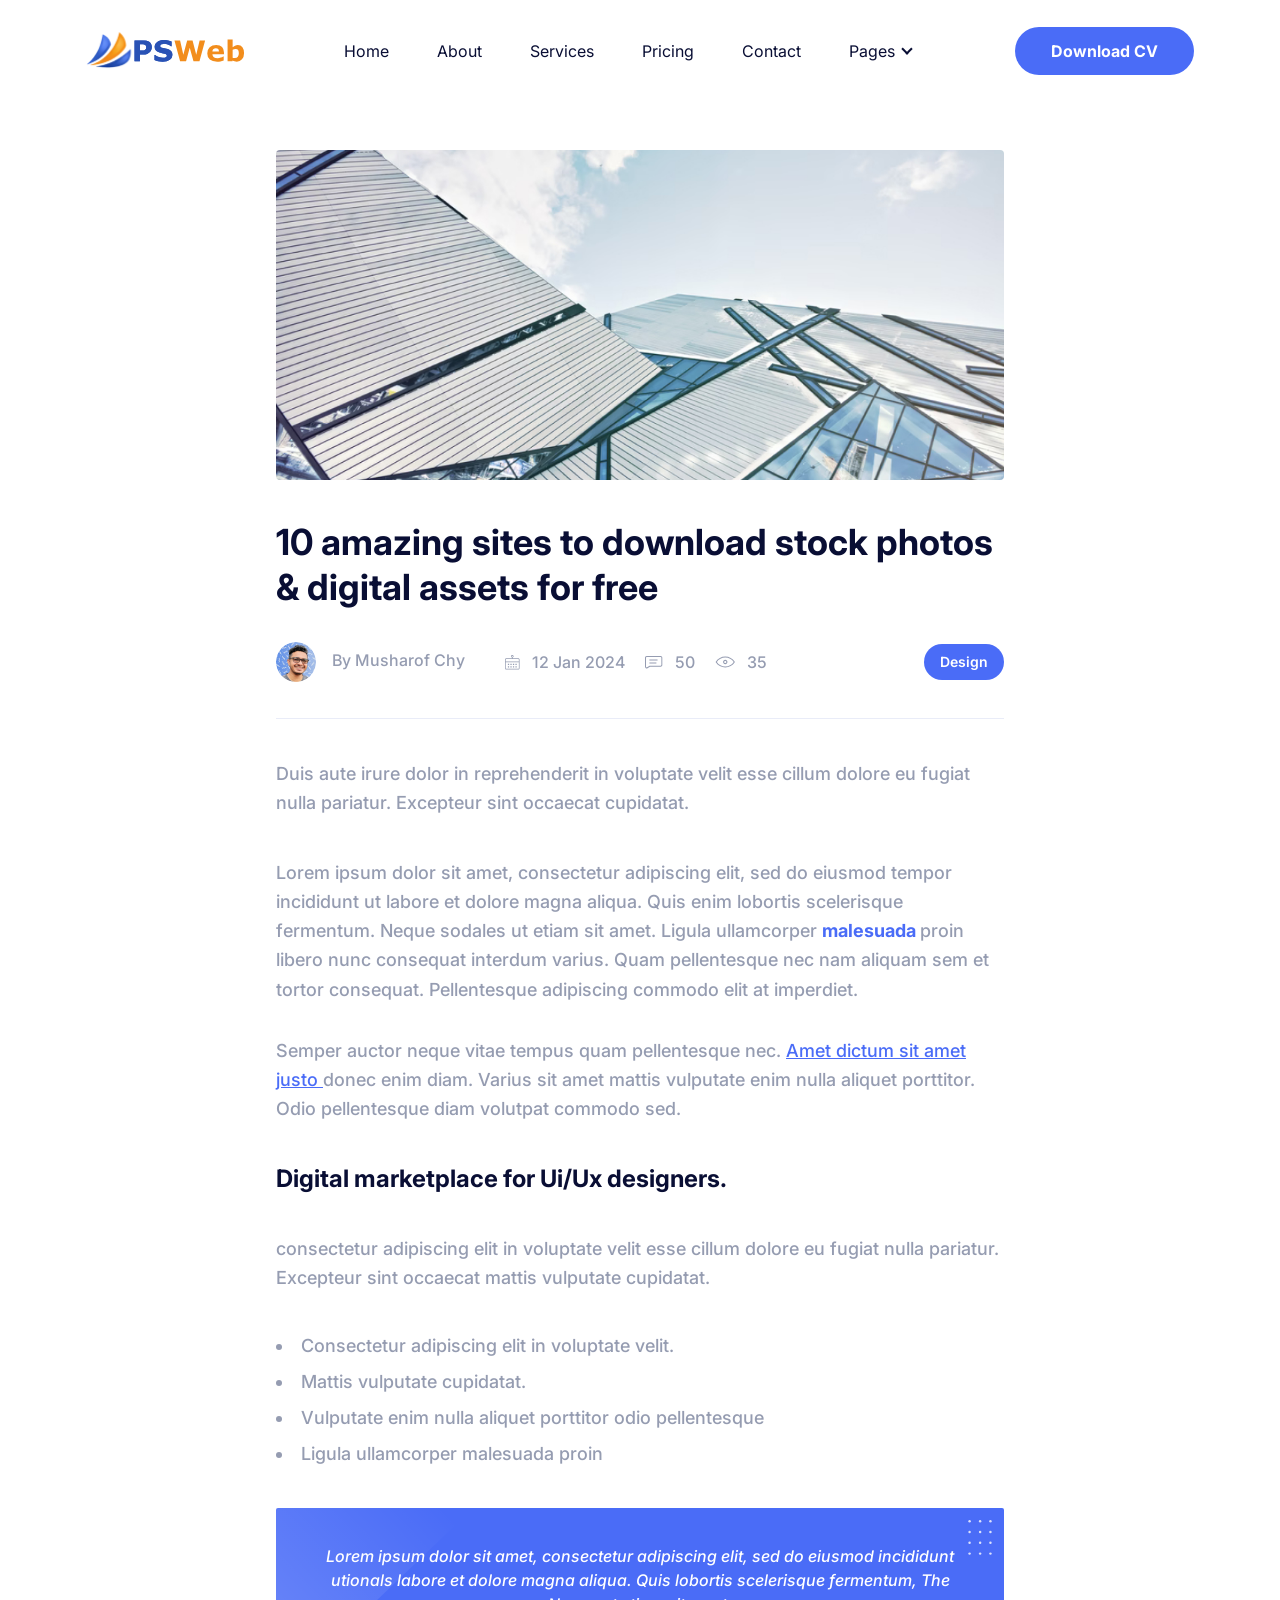
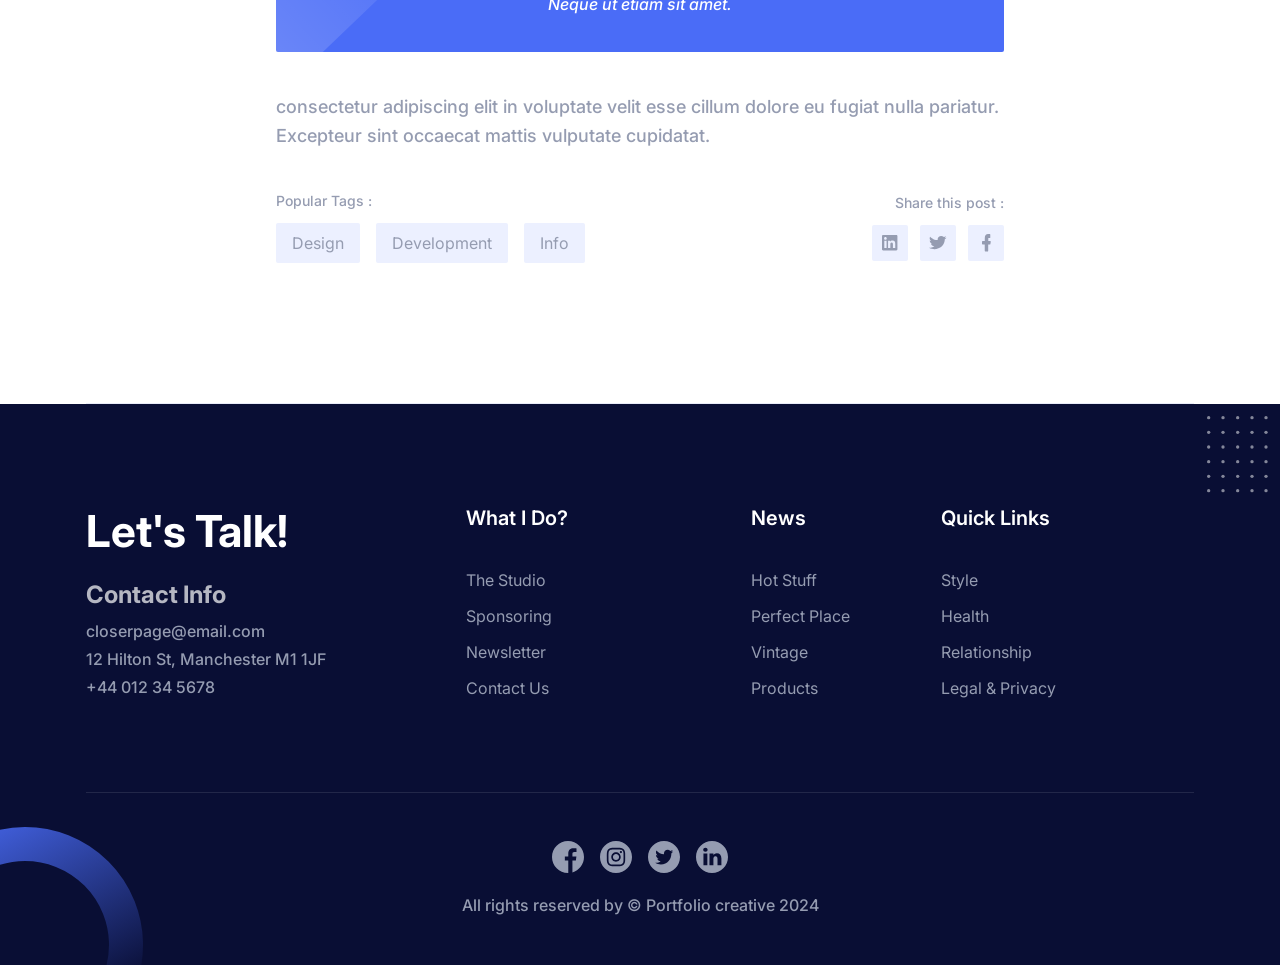
<file: draft/blog-details.html>
<!DOCTYPE html>
<html lang="en">
  <head>
    <meta charset="UTF-8" />
    <meta http-equiv="X-UA-Compatible" content="IE=edge" />
    <meta name="viewport" content="width=device-width, initial-scale=1.0" />
    <title>Blog Details | Personal Portfolio Template</title>
  <link rel="icon" href="favicon.ico"><link href="style.css" rel="stylesheet"></head>
  <body>
    <!-- ====== Navbar Section Start -->
    <header class="header bg-transparent absolute top-0 left-0 z-40 w-full flex items-center transition">
      <div class="container">
        <div class="flex mx-[-16px] items-center justify-between relative">
          <div class="px-4 w-60 max-w-full">
            <a href="index.html" class="header-logo w-full block py-6 lg:py-8">
              <img src="src/images/logo/logo.svg" alt="logo" class="w-full" />
            </a>
          </div>
          <div class="flex px-4 justify-between items-center w-full">
            <div>
              <button
                id="navbarToggler"
                name="navbarToggler"
                aria-label="navbarToggler"
                class="block absolute right-4 top-1/2 translate-y-[-50%] lg:hidden focus:ring-2 ring-primary px-3 py-[6px] rounded-lg"
              >
                <span class="relative w-[30px] h-[2px] my-[6px] block bg-dark"></span>
                <span class="relative w-[30px] h-[2px] my-[6px] block bg-dark"></span>
                <span class="relative w-[30px] h-[2px] my-[6px] block bg-dark"></span>
              </button>
              <nav
                id="navbarCollapse"
                class="absolute py-5 lg:py-0 lg:px-4 xl:px-6 bg-white lg:bg-transparent shadow-lg rounded-lg max-w-[250px] w-full lg:max-w-full lg:w-full right-4 top-full hidden lg:block lg:static lg:shadow-none"
              >
                <ul class="blcok lg:flex">
                  <li class="relative group">
                    <a href="/#home" class="menu-scroll text-base text-black group-hover:text-primary py-2 lg:py-6 lg:inline-flex lg:px-0 flex mx-8 lg:mr-0"> Home </a>
                  </li>
                  <li class="relative group">
                    <a
                      href="/#about"
                      class="menu-scroll text-base text-black group-hover:text-primary py-2 lg:py-6 lg:inline-flex lg:px-0 flex mx-8 lg:mr-0 lg:ml-8 xl:ml-12"
                    >
                      About
                    </a>
                  </li>
                  <li class="relative group">
                    <a
                      href="/#services"
                      class="menu-scroll text-base text-black group-hover:text-primary py-2 lg:py-6 lg:inline-flex lg:px-0 flex mx-8 lg:mr-0 lg:ml-8 xl:ml-12"
                    >
                      Services
                    </a>
                  </li>
                  <li class="relative group">
                    <a
                      href="/#pricing"
                      class="menu-scroll text-base text-black group-hover:text-primary py-2 lg:py-6 lg:inline-flex lg:px-0 flex mx-8 lg:mr-0 lg:ml-8 xl:ml-12"
                    >
                      Pricing
                    </a>
                  </li>
                  <li class="relative group">
                    <a
                      href="/#contact"
                      class="menu-scroll text-base text-black group-hover:text-primary py-2 lg:py-6 lg:inline-flex lg:px-0 flex mx-8 lg:mr-0 lg:ml-8 xl:ml-12"
                    >
                      Contact
                    </a>
                  </li>
                  <li class="relative group submenu-item">
                    <a
                      href="javascript:void(0)"
                      class="text-base text-black group-hover:text-primary py-2 lg:py-6 lg:inline-flex lg:pl-0 lg:pr-4 flex mx-8 lg:mr-0 lg:ml-8 xl:ml-12 relative after:absolute after:w-2 after:h-2 after:border-b-2 after:border-r-2 after:border-current after:rotate-45 lg:after:right-0 after:right-1 after:top-1/2 after:translate-y-[-50%] after:mt-[-2px]"
                    >
                      Pages
                    </a>
                    <div
                      class="submenu hidden relative lg:absolute w-[250px] top-full lg:top-[110%] left-0 rounded-sm lg:shadow-lg p-4 lg:block lg:opacity-0 lg:invisible group-hover:opacity-100 lg:group-hover:visible lg:group-hover:top-full bg-white transition-[top] duration-300"
                    >
                      <a href="portfolio-details.html" class="block text-sm text-black rounded hover:text-primary py-[10px] px-4"> Portfolio Details Page </a>

                      <a href="blog-grids.html" class="block text-sm text-black rounded hover:text-primary py-[10px] px-4"> Blog Grids Page </a>
                      <a href="blog-details.html" class="block text-sm text-black rounded hover:text-primary py-[10px] px-4"> Blog Details Page </a>
                    </div>
                  </li>
                </ul>
              </nav>
            </div>
            <div class="sm:flex justify-end hidden pr-16 lg:pr-0">
              <a
                href="#contact"
                class="text-base font-bold text-white bg-primary rounded-full py-3 px-8 md:px-9 lg:px-8 xl:px-9 hover:shadow-signUp hover:bg-opacity-90 transition ease-in-out duration-300"
              >
                Download CV
              </a>
            </div>
          </div>
        </div>
      </div>
    </header>
    <!-- ====== Navbar Section End -->

    <!-- ====== Blog Section Start -->
    <section class="pt-[150px]">
      <div class="container">
        <div class="pb-[120px] border-b border-[#E9ECF8]">
          <div class="flex flex-wrap justify-center mx-[-16px]">
            <div class="w-full lg:w-8/12 px-4">
              <div>
                <div class="w-full rounded overflow-hidden mb-10">
                  <img src="src/images/news/news-details.jpg" alt="image" class="w-full h-full object-cover object-center" />
                </div>
                <h2 class="font-bold text-black text-3xl sm:text-4xl leading-tight sm:leading-tight mb-8">10 amazing sites to download stock photos & digital assets for free</h2>
                <div class="flex flex-wrap items-center justify-between pb-4 mb-10 border-b border-[#E9ECF8]">
                  <div class="flex flex-wrap items-center">
                    <div class="flex items-center mr-10 mb-5">
                      <div class="max-w-[40px] w-full h-[40px] rounded-full overflow-hidden mr-4">
                        <img src="src/images/news/author.png" alt="author" class="w-full" />
                      </div>
                      <div class="w-full">
                        <h4 class="text-base font-medium text-body-color mb-1">
                          By
                          <a href="javascript:void(0)" class="text-body-color hover:text-primary"> Musharof Chy </a>
                        </h4>
                      </div>
                    </div>
                    <div class="flex items-center mb-5">
                      <p class="flex items-center text-base text-body-color font-medium mr-5">
                        <span class="mr-3">
                          <svg width="15" height="15" viewBox="0 0 15 15" class="fill-current">
                            <path
                              d="M3.89531 8.67529H3.10666C2.96327 8.67529 2.86768 8.77089 2.86768 8.91428V9.67904C2.86768 9.82243 2.96327 9.91802 3.10666 9.91802H3.89531C4.03871 9.91802 4.1343 9.82243 4.1343 9.67904V8.91428C4.1343 8.77089 4.03871 8.67529 3.89531 8.67529Z"
                            />
                            <path
                              d="M6.429 8.67529H5.64035C5.49696 8.67529 5.40137 8.77089 5.40137 8.91428V9.67904C5.40137 9.82243 5.49696 9.91802 5.64035 9.91802H6.429C6.57239 9.91802 6.66799 9.82243 6.66799 9.67904V8.91428C6.66799 8.77089 6.5485 8.67529 6.429 8.67529Z"
                            />
                            <path
                              d="M8.93828 8.67529H8.14963C8.00624 8.67529 7.91064 8.77089 7.91064 8.91428V9.67904C7.91064 9.82243 8.00624 9.91802 8.14963 9.91802H8.93828C9.08167 9.91802 9.17727 9.82243 9.17727 9.67904V8.91428C9.17727 8.77089 9.08167 8.67529 8.93828 8.67529Z"
                            />
                            <path
                              d="M11.4715 8.67529H10.6828C10.5394 8.67529 10.4438 8.77089 10.4438 8.91428V9.67904C10.4438 9.82243 10.5394 9.91802 10.6828 9.91802H11.4715C11.6149 9.91802 11.7105 9.82243 11.7105 9.67904V8.91428C11.7105 8.77089 11.591 8.67529 11.4715 8.67529Z"
                            />
                            <path
                              d="M3.89531 11.1606H3.10666C2.96327 11.1606 2.86768 11.2562 2.86768 11.3996V12.1644C2.86768 12.3078 2.96327 12.4034 3.10666 12.4034H3.89531C4.03871 12.4034 4.1343 12.3078 4.1343 12.1644V11.3996C4.1343 11.2562 4.03871 11.1606 3.89531 11.1606Z"
                            />
                            <path
                              d="M6.429 11.1606H5.64035C5.49696 11.1606 5.40137 11.2562 5.40137 11.3996V12.1644C5.40137 12.3078 5.49696 12.4034 5.64035 12.4034H6.429C6.57239 12.4034 6.66799 12.3078 6.66799 12.1644V11.3996C6.66799 11.2562 6.5485 11.1606 6.429 11.1606Z"
                            />
                            <path
                              d="M8.93828 11.1606H8.14963C8.00624 11.1606 7.91064 11.2562 7.91064 11.3996V12.1644C7.91064 12.3078 8.00624 12.4034 8.14963 12.4034H8.93828C9.08167 12.4034 9.17727 12.3078 9.17727 12.1644V11.3996C9.17727 11.2562 9.08167 11.1606 8.93828 11.1606Z"
                            />
                            <path
                              d="M11.4715 11.1606H10.6828C10.5394 11.1606 10.4438 11.2562 10.4438 11.3996V12.1644C10.4438 12.3078 10.5394 12.4034 10.6828 12.4034H11.4715C11.6149 12.4034 11.7105 12.3078 11.7105 12.1644V11.3996C11.7105 11.2562 11.591 11.1606 11.4715 11.1606Z"
                            />
                            <path
                              d="M13.2637 3.3697H7.64754V2.58105C8.19721 2.43765 8.62738 1.91189 8.62738 1.31442C8.62738 0.597464 8.02992 0 7.28906 0C6.54821 0 5.95074 0.597464 5.95074 1.31442C5.95074 1.91189 6.35702 2.41376 6.93058 2.58105V3.3697H1.31442C0.597464 3.3697 0 3.96716 0 4.68412V13.2637C0 13.9807 0.597464 14.5781 1.31442 14.5781H13.2637C13.9807 14.5781 14.5781 13.9807 14.5781 13.2637V4.68412C14.5781 3.96716 13.9807 3.3697 13.2637 3.3697ZM6.6677 1.31442C6.6677 0.979841 6.93058 0.716957 7.28906 0.716957C7.62364 0.716957 7.91042 0.979841 7.91042 1.31442C7.91042 1.649 7.64754 1.91189 7.28906 1.91189C6.95448 1.91189 6.6677 1.6251 6.6677 1.31442ZM1.31442 4.08665H13.2637C13.5983 4.08665 13.8612 4.34954 13.8612 4.68412V6.45261H0.716957V4.68412C0.716957 4.34954 0.979841 4.08665 1.31442 4.08665ZM13.2637 13.8612H1.31442C0.979841 13.8612 0.716957 13.5983 0.716957 13.2637V7.16957H13.8612V13.2637C13.8612 13.5983 13.5983 13.8612 13.2637 13.8612Z"
                            />
                          </svg>
                        </span>
                        12 Jan 2024
                      </p>
                      <p class="flex items-center text-base text-body-color font-medium mr-5">
                        <span class="mr-3">
                          <svg width="18" height="13" viewBox="0 0 18 13" class="fill-current">
                            <path
                              d="M15.6375 0H1.6875C0.759375 0 0 0.759375 0 1.6875V10.6875C0 11.3062 0.309375 11.8406 0.84375 12.15C1.09687 12.2906 1.40625 12.375 1.6875 12.375C1.96875 12.375 2.25 12.2906 2.53125 12.15L5.00625 10.7156C5.11875 10.6594 5.23125 10.6312 5.34375 10.6312H15.6094C16.5375 10.6312 17.2969 9.87187 17.2969 8.94375V1.6875C17.325 0.759375 16.5656 0 15.6375 0ZM16.3406 8.94375C16.3406 9.3375 16.0312 9.64687 15.6375 9.64687H5.37187C5.09062 9.64687 4.78125 9.73125 4.52812 9.87187L2.05313 11.3063C1.82812 11.4187 1.575 11.4187 1.35 11.3063C1.125 11.1938 1.0125 10.9688 1.0125 10.7156V1.6875C1.0125 1.29375 1.32188 0.984375 1.71563 0.984375H15.6656C16.0594 0.984375 16.3687 1.29375 16.3687 1.6875V8.94375H16.3406Z"
                            />
                            <path
                              d="M12.2342 3.375H4.69668C4.41543 3.375 4.19043 3.6 4.19043 3.88125C4.19043 4.1625 4.41543 4.3875 4.69668 4.3875H12.2623C12.5435 4.3875 12.7685 4.1625 12.7685 3.88125C12.7685 3.6 12.5154 3.375 12.2342 3.375Z"
                            />
                            <path
                              d="M11.0529 6.55322H4.69668C4.41543 6.55322 4.19043 6.77822 4.19043 7.05947C4.19043 7.34072 4.41543 7.56572 4.69668 7.56572H11.0811C11.3623 7.56572 11.5873 7.34072 11.5873 7.05947C11.5873 6.77822 11.3342 6.55322 11.0529 6.55322Z"
                            />
                          </svg>
                        </span>
                        50
                      </p>
                      <p class="flex items-center text-base text-body-color font-medium">
                        <span class="mr-3">
                          <svg width="20" height="12" viewBox="0 0 20 12" class="fill-current">
                            <path
                              d="M10.2559 3.8125C9.03711 3.8125 8.06836 4.8125 8.06836 6C8.06836 7.1875 9.06836 8.1875 10.2559 8.1875C11.4434 8.1875 12.4434 7.1875 12.4434 6C12.4434 4.8125 11.4746 3.8125 10.2559 3.8125ZM10.2559 7.09375C9.66211 7.09375 9.16211 6.59375 9.16211 6C9.16211 5.40625 9.66211 4.90625 10.2559 4.90625C10.8496 4.90625 11.3496 5.40625 11.3496 6C11.3496 6.59375 10.8496 7.09375 10.2559 7.09375Z"
                            />
                            <path
                              d="M19.7559 5.625C17.6934 2.375 14.1309 0.4375 10.2559 0.4375C6.38086 0.4375 2.81836 2.375 0.755859 5.625C0.630859 5.84375 0.630859 6.125 0.755859 6.34375C2.81836 9.59375 6.38086 11.5312 10.2559 11.5312C14.1309 11.5312 17.6934 9.59375 19.7559 6.34375C19.9121 6.125 19.9121 5.84375 19.7559 5.625ZM10.2559 10.4375C6.84961 10.4375 3.69336 8.78125 1.81836 5.96875C3.69336 3.1875 6.84961 1.53125 10.2559 1.53125C13.6621 1.53125 16.8184 3.1875 18.6934 5.96875C16.8184 8.78125 13.6621 10.4375 10.2559 10.4375Z"
                            />
                          </svg>
                        </span>
                        35
                      </p>
                    </div>
                  </div>
                  <div class="mb-5">
                    <span class="bg-primary rounded-full inline-flex items-center justify-center py-2 px-4 font-semibold text-sm text-white"> Design </span>
                  </div>
                </div>
                <div>
                  <p
                    class="font-medium text-body-color text-base sm:text-lg lg:text-base xl:text-lg sm:leading-relaxed lg:leading-relaxed xl:leading-relaxed leading-relaxed mb-10"
                  >
                    Duis aute irure dolor in reprehenderit in voluptate velit esse cillum dolore eu fugiat nulla pariatur. Excepteur sint occaecat cupidatat.
                  </p>

                  <p
                    class="font-medium text-body-color text-base sm:text-lg lg:text-base xl:text-lg sm:leading-relaxed lg:leading-relaxed xl:leading-relaxed leading-relaxed mb-8"
                  >
                    Lorem ipsum dolor sit amet, consectetur adipiscing elit, sed do eiusmod tempor incididunt ut labore et dolore magna aliqua. Quis enim lobortis scelerisque fermentum. Neque sodales
                    ut etiam sit amet. Ligula ullamcorper
                    <strong class="text-primary"> malesuada </strong> proin libero nunc consequat interdum varius. Quam pellentesque nec nam aliquam sem et tortor consequat. Pellentesque adipiscing
                    commodo elit at imperdiet.
                  </p>
                  <p
                    class="font-medium text-body-color text-base sm:text-lg lg:text-base xl:text-lg sm:leading-relaxed lg:leading-relaxed xl:leading-relaxed leading-relaxed mb-10"
                  >
                    Semper auctor neque vitae tempus quam pellentesque nec.
                    <span class="text-primary underline"> Amet dictum sit amet justo </span>
                    donec enim diam. Varius sit amet mattis vulputate enim nulla aliquet porttitor. Odio pellentesque diam volutpat commodo sed.
                  </p>
                  <h3 class="font-bold text-black font-xl sm:text-2xl lg:text-xl xl:text-2xl leading-tight sm:leading-tight lg:leading-tight xl:leading-tight mb-10">
                    Digital marketplace for Ui/Ux designers.
                  </h3>
                  <p
                    class="font-medium text-body-color text-base sm:text-lg lg:text-base xl:text-lg sm:leading-relaxed lg:leading-relaxed xl:leading-relaxed leading-relaxed mb-10"
                  >
                    consectetur adipiscing elit in voluptate velit esse cillum dolore eu fugiat nulla pariatur. Excepteur sint occaecat mattis vulputate cupidatat.
                  </p>
                  <ul class="list-disc list-inside text-body-color mb-10">
                    <li class="font-medium text-body-color text-base sm:text-lg lg:text-base xl:text-lg mb-2">Consectetur adipiscing elit in voluptate velit.</li>
                    <li class="font-medium text-body-color text-base sm:text-lg lg:text-base xl:text-lg mb-2">Mattis vulputate cupidatat.</li>
                    <li class="font-medium text-body-color text-base sm:text-lg lg:text-base xl:text-lg mb-2">Vulputate enim nulla aliquet porttitor odio pellentesque</li>
                    <li class="font-medium text-body-color text-base sm:text-lg lg:text-base xl:text-lg mb-2">Ligula ullamcorper malesuada proin</li>
                  </ul>
                  <div class="rounded-sm overflow-hidden p-8 md:p-9 lg:p-8 xl:p-9 bg-primary relative z-10 mb-10">
                    <p class="max-w-[660px] mx-auto text-center text-base text-white italic font-medium">
                      Lorem ipsum dolor sit amet, consectetur adipiscing elit, sed do eiusmod incididunt utionals labore et dolore magna aliqua. Quis lobortis scelerisque fermentum, The Neque ut etiam
                      sit amet.
                    </p>
                    <span class="absolute left-0 bottom-0 -z-1">
                      <svg width="182" height="160" viewBox="0 0 182 160" fill="none" xmlns="http://www.w3.org/2000/svg">
                        <rect opacity="0.2" width="151.758" height="252.328" transform="matrix(0.691726 0.72216 0.72216 -0.691726 -105.499 95.7517)" fill="url(#paint0_linear_54:283)" />
                        <defs>
                          <linearGradient id="paint0_linear_54:283" x1="75.879" y1="0" x2="75.879" y2="252.328" gradientUnits="userSpaceOnUse">
                            <stop stop-color="white" />
                            <stop offset="1" stop-color="white" stop-opacity="0" />
                          </linearGradient>
                        </defs>
                      </svg>
                    </span>
                    <span class="absolute right-3 top-3 -z-1">
                      <svg width="24" height="35" viewBox="0 0 24 35" fill="none" xmlns="http://www.w3.org/2000/svg">
                        <g opacity="0.8">
                          <circle cx="12.1319" cy="1.22711" r="1.22711" transform="rotate(90 12.1319 1.22711)" fill="white" />
                          <circle cx="22.4396" cy="1.22711" r="1.22711" transform="rotate(90 22.4396 1.22711)" fill="white" />
                          <circle cx="1.57886" cy="1.22711" r="1.22711" transform="rotate(90 1.57886 1.22711)" fill="white" />
                          <circle cx="12.1319" cy="12.0254" r="1.22711" transform="rotate(90 12.1319 12.0254)" fill="white" />
                          <circle cx="22.4396" cy="12.0254" r="1.22711" transform="rotate(90 22.4396 12.0254)" fill="white" />
                          <circle cx="1.57886" cy="12.0254" r="1.22711" transform="rotate(90 1.57886 12.0254)" fill="white" />
                          <circle cx="12.1319" cy="22.8243" r="1.22711" transform="rotate(90 12.1319 22.8243)" fill="white" />
                          <circle cx="22.4396" cy="22.8243" r="1.22711" transform="rotate(90 22.4396 22.8243)" fill="white" />
                          <circle cx="1.57886" cy="22.8243" r="1.22711" transform="rotate(90 1.57886 22.8243)" fill="white" />
                          <circle cx="12.1319" cy="33.6229" r="1.22711" transform="rotate(90 12.1319 33.6229)" fill="white" />
                          <circle cx="22.4396" cy="33.6229" r="1.22711" transform="rotate(90 22.4396 33.6229)" fill="white" />
                          <circle cx="1.57886" cy="33.6229" r="1.22711" transform="rotate(90 1.57886 33.6229)" fill="white" />
                        </g>
                      </svg>
                    </span>
                  </div>
                  <p
                    class="font-medium text-body-color text-base sm:text-lg lg:text-base xl:text-lg sm:leading-relaxed lg:leading-relaxed xl:leading-relaxed leading-relaxed mb-10"
                  >
                    consectetur adipiscing elit in voluptate velit esse cillum dolore eu fugiat nulla pariatur. Excepteur sint occaecat mattis vulputate cupidatat.
                  </p>
                  <div class="sm:flex items-center justify-between">
                    <div class="mb-5">
                      <h5 class="font-medium text-body-color text-sm mb-3">Popular Tags :</h5>
                      <div class="flex items-center">
                        <a
                          href="javascript:void(0)"
                          class="inline-flex items-center justify-center py-2 px-4 mr-4 rounded-sm bg-primary bg-opacity-10 text-body-color hover:bg-opacity-100 hover:text-white transition"
                        >
                          Design
                        </a>
                        <a
                          href="javascript:void(0)"
                          class="inline-flex items-center justify-center py-2 px-4 mr-4 rounded-sm bg-primary bg-opacity-10 text-body-color hover:bg-opacity-100 hover:text-white transition"
                        >
                          Development
                        </a>
                        <a
                          href="javascript:void(0)"
                          class="inline-flex items-center justify-center py-2 px-4 mr-4 rounded-sm bg-primary bg-opacity-10 text-body-color hover:bg-opacity-100 hover:text-white transition"
                        >
                          Info
                        </a>
                      </div>
                    </div>
                    <div class="mb-5">
                      <h5 class="font-medium text-body-color text-sm sm:text-right mb-3">Share this post :</h5>
                      <div class="flex items-center sm:justify-end">
                        <a
                          href="javascript:void(0)"
                          class="inline-flex items-center justify-center w-9 h-9 sm:ml-3 rounded-sm bg-primary bg-opacity-10 text-body-color hover:bg-opacity-100 hover:text-white transition"
                        >
                          <svg width="16" height="16" viewBox="0 0 16 16" class="fill-current">
                            <path
                              d="M14.3442 0H1.12455C0.499798 0 0 0.497491 0 1.11936V14.3029C0 14.8999 0.499798 15.4222 1.12455 15.4222H14.2942C14.919 15.4222 15.4188 14.9247 15.4188 14.3029V1.09448C15.4688 0.497491 14.969 0 14.3442 0ZM4.57316 13.1089H2.29907V5.7709H4.57316V13.1089ZM3.42362 4.75104C2.67392 4.75104 2.09915 4.15405 2.09915 3.43269C2.09915 2.71133 2.69891 2.11434 3.42362 2.11434C4.14833 2.11434 4.74809 2.71133 4.74809 3.43269C4.74809 4.15405 4.19831 4.75104 3.42362 4.75104ZM13.1947 13.1089H10.9206V9.55183C10.9206 8.7061 10.8956 7.58674 9.72108 7.58674C8.52156 7.58674 8.34663 8.53198 8.34663 9.47721V13.1089H6.07255V5.7709H8.29665V6.79076H8.32164C8.64651 6.19377 9.37122 5.59678 10.4958 5.59678C12.8198 5.59678 13.2447 7.08925 13.2447 9.12897V13.1089H13.1947Z"
                            />
                          </svg>
                        </a>
                        <a
                          href="javascript:void(0)"
                          class="inline-flex items-center justify-center w-9 h-9 ml-3 rounded-sm bg-primary bg-opacity-10 text-body-color hover:bg-opacity-100 hover:text-white transition"
                        >
                          <svg width="18" height="14" viewBox="0 0 18 14" class="fill-current">
                            <path
                              d="M15.5524 2.26027L16.625 1.0274C16.9355 0.693493 17.0202 0.436644 17.0484 0.308219C16.2016 0.770548 15.4113 0.924658 14.9032 0.924658H14.7056L14.5927 0.821918C13.9153 0.282534 13.0685 0 12.1653 0C10.1895 0 8.6371 1.48973 8.6371 3.21062C8.6371 3.31336 8.6371 3.46747 8.66532 3.57021L8.75 4.0839L8.15726 4.05822C4.54435 3.95548 1.58065 1.13014 1.10081 0.642123C0.310484 1.92637 0.762097 3.15925 1.24194 3.92979L2.20161 5.36815L0.677419 4.5976C0.705645 5.67637 1.15726 6.52397 2.03226 7.14041L2.79435 7.65411L2.03226 7.93665C2.5121 9.24658 3.58468 9.78596 4.375 9.99144L5.41935 10.2483L4.43145 10.8647C2.85081 11.8921 0.875 11.8151 0 11.738C1.77823 12.8682 3.89516 13.125 5.3629 13.125C6.46371 13.125 7.28226 13.0223 7.47984 12.9452C15.3831 11.25 15.75 4.82877 15.75 3.54452V3.36473L15.9194 3.26199C16.879 2.44007 17.2742 2.00342 17.5 1.74658C17.4153 1.77226 17.3024 1.82363 17.1895 1.84932L15.5524 2.26027Z"
                            />
                          </svg>
                        </a>
                        <a
                          href="javascript:void(0)"
                          class="inline-flex items-center justify-center w-9 h-9 ml-3 rounded-sm bg-primary bg-opacity-10 text-body-color hover:bg-opacity-100 hover:text-white transition"
                        >
                          <svg width="9" height="18" viewBox="0 0 9 18" class="fill-current">
                            <path
                              d="M8.13643 7H6.78036H6.29605V6.43548V4.68548V4.12097H6.78036H7.79741C8.06378 4.12097 8.28172 3.89516 8.28172 3.55645V0.564516C8.28172 0.254032 8.088 0 7.79741 0H6.02968C4.11665 0 2.78479 1.58064 2.78479 3.92339V6.37903V6.94355H2.30048H0.65382C0.314802 6.94355 0 7.25403 0 7.70564V9.7379C0 10.1331 0.266371 10.5 0.65382 10.5H2.25205H2.73636V11.0645V16.7379C2.73636 17.1331 3.00273 17.5 3.39018 17.5H5.66644C5.81174 17.5 5.93281 17.4153 6.02968 17.3024C6.12654 17.1895 6.19919 16.9919 6.19919 16.8226V11.0927V10.5282H6.70771H7.79741C8.11222 10.5282 8.35437 10.3024 8.4028 9.96371V9.93548V9.90726L8.74182 7.95968C8.76604 7.7621 8.74182 7.53629 8.59653 7.31048C8.54809 7.16935 8.33016 7.02823 8.13643 7Z"
                            />
                          </svg>
                        </a>
                      </div>
                    </div>
                  </div>
                </div>
              </div>
            </div>
          </div>
        </div>
      </div>
    </section>
    <!-- ====== Blog Section End -->

    <!-- ====== Footer Section Start  -->
    <footer class="bg-black pt-[100px] pb-12 relative z-10">
      <div class="container">
        <div class="flex flex-wrap -mx-4">
          <div class="w-full md:w-1/2 lg:w-4/12 px-4">
            <div class="mb-10">
              <h2 class="font-bold text-white text-[44px] leading-tight mb-5">Let's Talk!</h2>
              <h3 class="font-bold text-white opacity-70 text-2xl mb-2">Contact Info</h3>
              <p class="font-medium text-base text-body-color mb-1">closerpage@email.com</p>
              <p class="font-medium text-base text-body-color mb-1">12 Hilton St, Manchester M1 1JF</p>
              <p class="font-medium text-base text-body-color mb-1">+44 012 34 5678</p>
            </div>
          </div>
          <div class="w-full md:w-1/2 lg:w-3/12 px-4">
            <div class="mb-10">
              <h3 class="font-semibold text-white text-xl mb-9">What I Do?</h3>
              <ul>
                <li>
                  <a href="javascript:void(0)" class="inline-block text-base text-body-color mb-3 hover:text-primary"> The Studio </a>
                </li>
                <li>
                  <a href="javascript:void(0)" class="inline-block text-base text-body-color mb-3 hover:text-primary"> Sponsoring </a>
                </li>
                <li>
                  <a href="javascript:void(0)" class="inline-block text-base text-body-color mb-3 hover:text-primary"> Newsletter </a>
                </li>
                <li>
                  <a href="javascript:void(0)" class="inline-block text-base text-body-color mb-3 hover:text-primary"> Contact Us </a>
                </li>
              </ul>
            </div>
          </div>
          <div class="w-full md:w-1/2 lg:w-2/12 px-4">
            <div class="mb-10">
              <h3 class="font-semibold text-white text-xl mb-9">News</h3>
              <ul>
                <li>
                  <a href="javascript:void(0)" class="inline-block text-base text-body-color mb-3 hover:text-primary"> Hot Stuff </a>
                </li>
                <li>
                  <a href="javascript:void(0)" class="inline-block text-base text-body-color mb-3 hover:text-primary"> Perfect Place </a>
                </li>
                <li>
                  <a href="javascript:void(0)" class="inline-block text-base text-body-color mb-3 hover:text-primary"> Vintage </a>
                </li>
                <li>
                  <a href="javascript:void(0)" class="inline-block text-base text-body-color mb-3 hover:text-primary"> Products </a>
                </li>
              </ul>
            </div>
          </div>
          <div class="w-full md:w-1/2 lg:w-3/12 px-4">
            <div class="mb-10">
              <h3 class="font-semibold text-white text-xl mb-9">Quick Links</h3>
              <ul>
                <li>
                  <a href="javascript:void(0)" class="inline-block text-base text-body-color mb-3 hover:text-primary"> Style </a>
                </li>
                <li>
                  <a href="javascript:void(0)" class="inline-block text-base text-body-color mb-3 hover:text-primary"> Health </a>
                </li>
                <li>
                  <a href="javascript:void(0)" class="inline-block text-base text-body-color mb-3 hover:text-primary"> Relationship </a>
                </li>
                <li>
                  <a href="javascript:void(0)" class="inline-block text-base text-body-color mb-3 hover:text-primary"> Legal & Privacy </a>
                </li>
              </ul>
            </div>
          </div>
        </div>

        <div class="mt-10 pt-12 border-t border-white border-opacity-10">
          <div class="flex items-center justify-center mb-5">
            <a
              href="javascript:void(0)"
              class="flex items-center justify-center w-8 h-8 founded-full mx-2 text-body-color hover:text-primary"
              aria-label="social-link"
              name="social-link"
            >
              <svg width="32" height="32" viewBox="0 0 32 32" class="fill-current" xmlns="http://www.w3.org/2000/svg">
                <path
                  d="M32 16C32 7.1625 24.8375 0 16 0C7.1625 0 0 7.1625 0 16C0 24.8375 7.1625 32 16 32C16.0938 32 16.1875 32 16.2812 31.9937V19.5438H12.8438V15.5375H16.2812V12.5875C16.2812 9.16875 18.3688 7.30625 21.4188 7.30625C22.8813 7.30625 24.1375 7.4125 24.5 7.4625V11.0375H22.4C20.7437 11.0375 20.4188 11.825 20.4188 12.9812V15.5312H24.3875L23.8687 19.5375H20.4188V31.3813C27.1063 29.4625 32 23.3062 32 16Z"
                />
              </svg>
            </a>
            <a
              href="javascript:void(0)"
              class="flex items-center justify-center w-8 h-8 founded-full mx-2 text-body-color hover:text-primary"
              aria-label="social-link"
              name="social-link"
            >
              <svg width="32" height="32" viewBox="0 0 32 32" class="fill-current">
                <path
                  d="M19.0625 16C19.0625 17.6914 17.6914 19.0625 16 19.0625C14.3086 19.0625 12.9375 17.6914 12.9375 16C12.9375 14.3086 14.3086 12.9375 16 12.9375C17.6914 12.9375 19.0625 14.3086 19.0625 16Z"
                />
                <path
                  d="M23.1621 10.5813C23.0149 10.1824 22.78 9.82129 22.4749 9.5249C22.1785 9.21973 21.8176 8.98486 21.4185 8.83765C21.0947 8.71191 20.6084 8.56226 19.7126 8.52148C18.7437 8.47729 18.4531 8.46777 16 8.46777C13.5466 8.46777 13.2561 8.47705 12.2874 8.52124C11.3916 8.56226 10.905 8.71191 10.5815 8.83765C10.1824 8.98486 9.82129 9.21973 9.52515 9.5249C9.21997 9.82129 8.98511 10.1821 8.83765 10.5813C8.71191 10.905 8.56226 11.3916 8.52148 12.2874C8.47729 13.2561 8.46777 13.5466 8.46777 16C8.46777 18.4531 8.47729 18.7437 8.52148 19.7126C8.56226 20.6084 8.71191 21.0947 8.83765 21.4185C8.98511 21.8176 9.21973 22.1785 9.5249 22.4749C9.82129 22.78 10.1821 23.0149 10.5813 23.1621C10.905 23.2881 11.3916 23.4377 12.2874 23.4785C13.2561 23.5227 13.5464 23.532 15.9998 23.532C18.4534 23.532 18.7439 23.5227 19.7124 23.4785C20.6082 23.4377 21.0947 23.2881 21.4185 23.1621C22.2197 22.853 22.853 22.2197 23.1621 21.4185C23.2878 21.0947 23.4375 20.6084 23.4785 19.7126C23.5227 18.7437 23.532 18.4531 23.532 16C23.532 13.5466 23.5227 13.2561 23.4785 12.2874C23.4377 11.3916 23.2881 10.905 23.1621 10.5813ZM16 20.7175C13.3943 20.7175 11.282 18.6055 11.282 15.9998C11.282 13.394 13.3943 11.282 16 11.282C18.6055 11.282 20.7178 13.394 20.7178 15.9998C20.7178 18.6055 18.6055 20.7175 16 20.7175ZM20.9043 12.198C20.2954 12.198 19.8018 11.7043 19.8018 11.0955C19.8018 10.4866 20.2954 9.99292 20.9043 9.99292C21.5132 9.99292 22.0068 10.4866 22.0068 11.0955C22.0066 11.7043 21.5132 12.198 20.9043 12.198Z"
                />
                <path
                  d="M16 0C7.16479 0 0 7.16479 0 16C0 24.8352 7.16479 32 16 32C24.8352 32 32 24.8352 32 16C32 7.16479 24.8352 0 16 0ZM25.1321 19.7878C25.0876 20.7659 24.9321 21.4336 24.7051 22.0181C24.2278 23.2522 23.2522 24.2278 22.0181 24.7051C21.4338 24.9321 20.7659 25.0874 19.7881 25.1321C18.8083 25.1768 18.4954 25.1875 16.0002 25.1875C13.5049 25.1875 13.1921 25.1768 12.2122 25.1321C11.2344 25.0874 10.5664 24.9321 9.98218 24.7051C9.3689 24.4744 8.81372 24.1128 8.35474 23.6453C7.88745 23.1865 7.52588 22.6311 7.29517 22.0181C7.06812 21.4338 6.9126 20.7659 6.86816 19.7881C6.823 18.8081 6.8125 18.4951 6.8125 16C6.8125 13.5049 6.823 13.1919 6.86792 12.2122C6.91235 11.2341 7.06763 10.5664 7.29468 9.98193C7.52539 9.3689 7.88721 8.81348 8.35474 8.35474C8.81348 7.88721 9.3689 7.52563 9.98193 7.29492C10.5664 7.06787 11.2341 6.9126 12.2122 6.86792C13.1919 6.82324 13.5049 6.8125 16 6.8125C18.4951 6.8125 18.8081 6.82324 19.7878 6.86816C20.7659 6.9126 21.4336 7.06787 22.0181 7.29468C22.6311 7.52539 23.1865 7.88721 23.6455 8.35474C24.1128 8.81372 24.4746 9.3689 24.7051 9.98193C24.9324 10.5664 25.0876 11.2341 25.1323 12.2122C25.177 13.1919 25.1875 13.5049 25.1875 16C25.1875 18.4951 25.177 18.8081 25.1321 19.7878Z"
                />
              </svg>
            </a>
            <a
              href="javascript:void(0)"
              class="flex items-center justify-center w-8 h-8 founded-full mx-2 text-body-color hover:text-primary"
              aria-label="social-link"
              name="social-link"
            >
              <svg width="32" height="32" viewBox="0 0 32 32" class="fill-current">
                <path
                  d="M16 0C7.16479 0 0 7.16479 0 16C0 24.8352 7.16479 32 16 32C24.8352 32 32 24.8352 32 16C32 7.16479 24.8352 0 16 0ZM23.3054 12.4751C23.3125 12.6326 23.3159 12.7908 23.3159 12.9497C23.3159 17.8025 19.6221 23.3984 12.8669 23.3987H12.8672H12.8669C10.793 23.3987 8.86304 22.7908 7.23779 21.749C7.52515 21.783 7.81763 21.7998 8.11377 21.7998C9.83447 21.7998 11.418 21.2129 12.675 20.2278C11.0674 20.198 9.71191 19.1362 9.24414 17.677C9.46802 17.72 9.69824 17.7434 9.93433 17.7434C10.2695 17.7434 10.5942 17.6982 10.9028 17.614C9.22241 17.2776 7.95654 15.7925 7.95654 14.0142C7.95654 13.9976 7.95654 13.9827 7.95703 13.9673C8.4519 14.2424 9.01782 14.408 9.62036 14.4265C8.63428 13.7686 7.98608 12.6438 7.98608 11.3696C7.98608 10.6968 8.16797 10.0664 8.4834 9.52368C10.2944 11.7458 13.001 13.2073 16.0532 13.3608C15.9902 13.0918 15.9578 12.8115 15.9578 12.5234C15.9578 10.4961 17.6025 8.85132 19.6306 8.85132C20.687 8.85132 21.6411 9.29785 22.3113 10.0117C23.1479 9.84668 23.9336 9.54102 24.6433 9.12036C24.3687 9.97754 23.7866 10.6968 23.0283 11.1516C23.7712 11.0627 24.4792 10.8657 25.1372 10.5732C24.6458 11.3098 24.0225 11.9568 23.3054 12.4751Z"
                />
              </svg>
            </a>
            <a
              href="javascript:void(0)"
              class="flex items-center justify-center w-8 h-8 founded-full mx-2 text-body-color hover:text-primary"
              aria-label="social-link"
              name="social-link"
            >
              <svg width="32" height="32" viewBox="0 0 32 32" class="fill-current">
                <path
                  d="M16 0C7.16479 0 0 7.16479 0 16C0 24.8352 7.16479 32 16 32C24.8352 32 32 24.8352 32 16C32 7.16479 24.8352 0 16 0ZM11.3506 24.1875H7.45386V12.4641H11.3506V24.1875ZM9.40234 10.8633H9.37695C8.06934 10.8633 7.22363 9.96313 7.22363 8.83813C7.22363 7.68774 8.09521 6.8125 9.42822 6.8125C10.7612 6.8125 11.5815 7.68774 11.6069 8.83813C11.6069 9.96313 10.7612 10.8633 9.40234 10.8633ZM25.4014 24.1875H21.5051V17.9158C21.5051 16.3396 20.9409 15.2646 19.531 15.2646C18.4546 15.2646 17.8135 15.9897 17.5317 16.6897C17.4287 16.9402 17.4036 17.2903 17.4036 17.6406V24.1875H13.5071C13.5071 24.1875 13.5581 13.564 13.5071 12.4641H17.4036V14.124C17.9214 13.3252 18.8479 12.189 20.9153 12.189C23.479 12.189 25.4014 13.8645 25.4014 17.4653V24.1875Z"
                />
              </svg>
            </a>
          </div>
          <p class="font-medium text-base text-body-color text-center">All rights reserved by © Portfolio creative 2024</p>
        </div>
      </div>

      <div class="absolute left-0 bottom-0 -z-1" aria-label="shape" name="shape">
        <span class="hidden">shape</span>
        <svg width="143" height="138" viewBox="0 0 143 138" fill="none" xmlns="http://www.w3.org/2000/svg">
          <circle cx="25" cy="118" r="101" stroke="url(#paint0_linear_52:83)" stroke-width="34" />
          <defs>
            <linearGradient id="paint0_linear_52:83" x1="-12.7969" y1="-37.3359" x2="99.2109" y2="173.773" gradientUnits="userSpaceOnUse">
              <stop stop-color="#4A6CF7" />
              <stop offset="1" stop-color="#4A6CF7" stop-opacity="0" />
            </linearGradient>
          </defs>
        </svg>
      </div>
      <div class="absolute right-3 top-3 -z-1" aria-label="shape" name="shape">
        <span class="hidden">shape</span>
        <svg width="61" height="77" viewBox="0 0 61 77" fill="none" xmlns="http://www.w3.org/2000/svg">
          <g opacity="0.5">
            <circle cx="45.0001" cy="1.66667" r="1.66667" transform="rotate(90 45.0001 1.66667)" fill="white" />
            <circle cx="16.0001" cy="1.66667" r="1.66667" transform="rotate(90 16.0001 1.66667)" fill="white" />
            <circle cx="59.0001" cy="1.66667" r="1.66667" transform="rotate(90 59.0001 1.66667)" fill="white" />
            <circle cx="30.6668" cy="1.66667" r="1.66667" transform="rotate(90 30.6668 1.66667)" fill="white" />
            <circle cx="1.66683" cy="1.66667" r="1.66667" transform="rotate(90 1.66683 1.66667)" fill="white" />
            <circle cx="45.0001" cy="16.3332" r="1.66667" transform="rotate(90 45.0001 16.3332)" fill="white" />
            <circle cx="16.0001" cy="16.3332" r="1.66667" transform="rotate(90 16.0001 16.3332)" fill="white" />
            <circle cx="59.0001" cy="16.3332" r="1.66667" transform="rotate(90 59.0001 16.3332)" fill="white" />
            <circle cx="30.6668" cy="16.3332" r="1.66667" transform="rotate(90 30.6668 16.3332)" fill="white" />
            <circle cx="1.66683" cy="16.3332" r="1.66667" transform="rotate(90 1.66683 16.3332)" fill="white" />
            <circle cx="45.0001" cy="31.0002" r="1.66667" transform="rotate(90 45.0001 31.0002)" fill="white" />
            <circle cx="45.0001" cy="74.6667" r="1.66667" transform="rotate(90 45.0001 74.6667)" fill="white" />
            <circle cx="16.0001" cy="31.0002" r="1.66667" transform="rotate(90 16.0001 31.0002)" fill="white" />
            <circle cx="16.0001" cy="74.6667" r="1.66667" transform="rotate(90 16.0001 74.6667)" fill="white" />
            <circle cx="59.0001" cy="31.0002" r="1.66667" transform="rotate(90 59.0001 31.0002)" fill="white" />
            <circle cx="59.0001" cy="74.6667" r="1.66667" transform="rotate(90 59.0001 74.6667)" fill="white" />
            <circle cx="30.6668" cy="31.0002" r="1.66667" transform="rotate(90 30.6668 31.0002)" fill="white" />
            <circle cx="30.6668" cy="74.6667" r="1.66667" transform="rotate(90 30.6668 74.6667)" fill="white" />
            <circle cx="1.66683" cy="31.0002" r="1.66667" transform="rotate(90 1.66683 31.0002)" fill="white" />
            <circle cx="1.66683" cy="74.6667" r="1.66667" transform="rotate(90 1.66683 74.6667)" fill="white" />
            <circle cx="45.0001" cy="45.6667" r="1.66667" transform="rotate(90 45.0001 45.6667)" fill="white" />
            <circle cx="16.0001" cy="45.6667" r="1.66667" transform="rotate(90 16.0001 45.6667)" fill="white" />
            <circle cx="59.0001" cy="45.6667" r="1.66667" transform="rotate(90 59.0001 45.6667)" fill="white" />
            <circle cx="30.6668" cy="45.6667" r="1.66667" transform="rotate(90 30.6668 45.6667)" fill="white" />
            <circle cx="1.66683" cy="45.6667" r="1.66667" transform="rotate(90 1.66683 45.6667)" fill="white" />
            <circle cx="45.0001" cy="60.3332" r="1.66667" transform="rotate(90 45.0001 60.3332)" fill="white" />
            <circle cx="16.0001" cy="60.3332" r="1.66667" transform="rotate(90 16.0001 60.3332)" fill="white" />
            <circle cx="59.0001" cy="60.3332" r="1.66667" transform="rotate(90 59.0001 60.3332)" fill="white" />
            <circle cx="30.6668" cy="60.3332" r="1.66667" transform="rotate(90 30.6668 60.3332)" fill="white" />
            <circle cx="1.66683" cy="60.3332" r="1.66667" transform="rotate(90 1.66683 60.3332)" fill="white" />
          </g>
        </svg>
      </div>
    </footer>
    <!-- ====== Footer Section End  -->

    <!-- ====== Back To Top Start -->
    <a
      href="javascript:void(0)"
      class="hidden items-center justify-center bg-primary text-white w-10 h-10 rounded-sm fixed bottom-8 right-8 left-auto z-[999] hover:shadow-signUp transition back-to-top shadow-md"
    >
      <span class="w-3 h-3 border-t border-l border-white rotate-45 mt-[6px]"></span>
    </a>
    <!-- ====== Back To Top End -->
  <script defer src="bundle.js"></script></body>
</html>
</file>
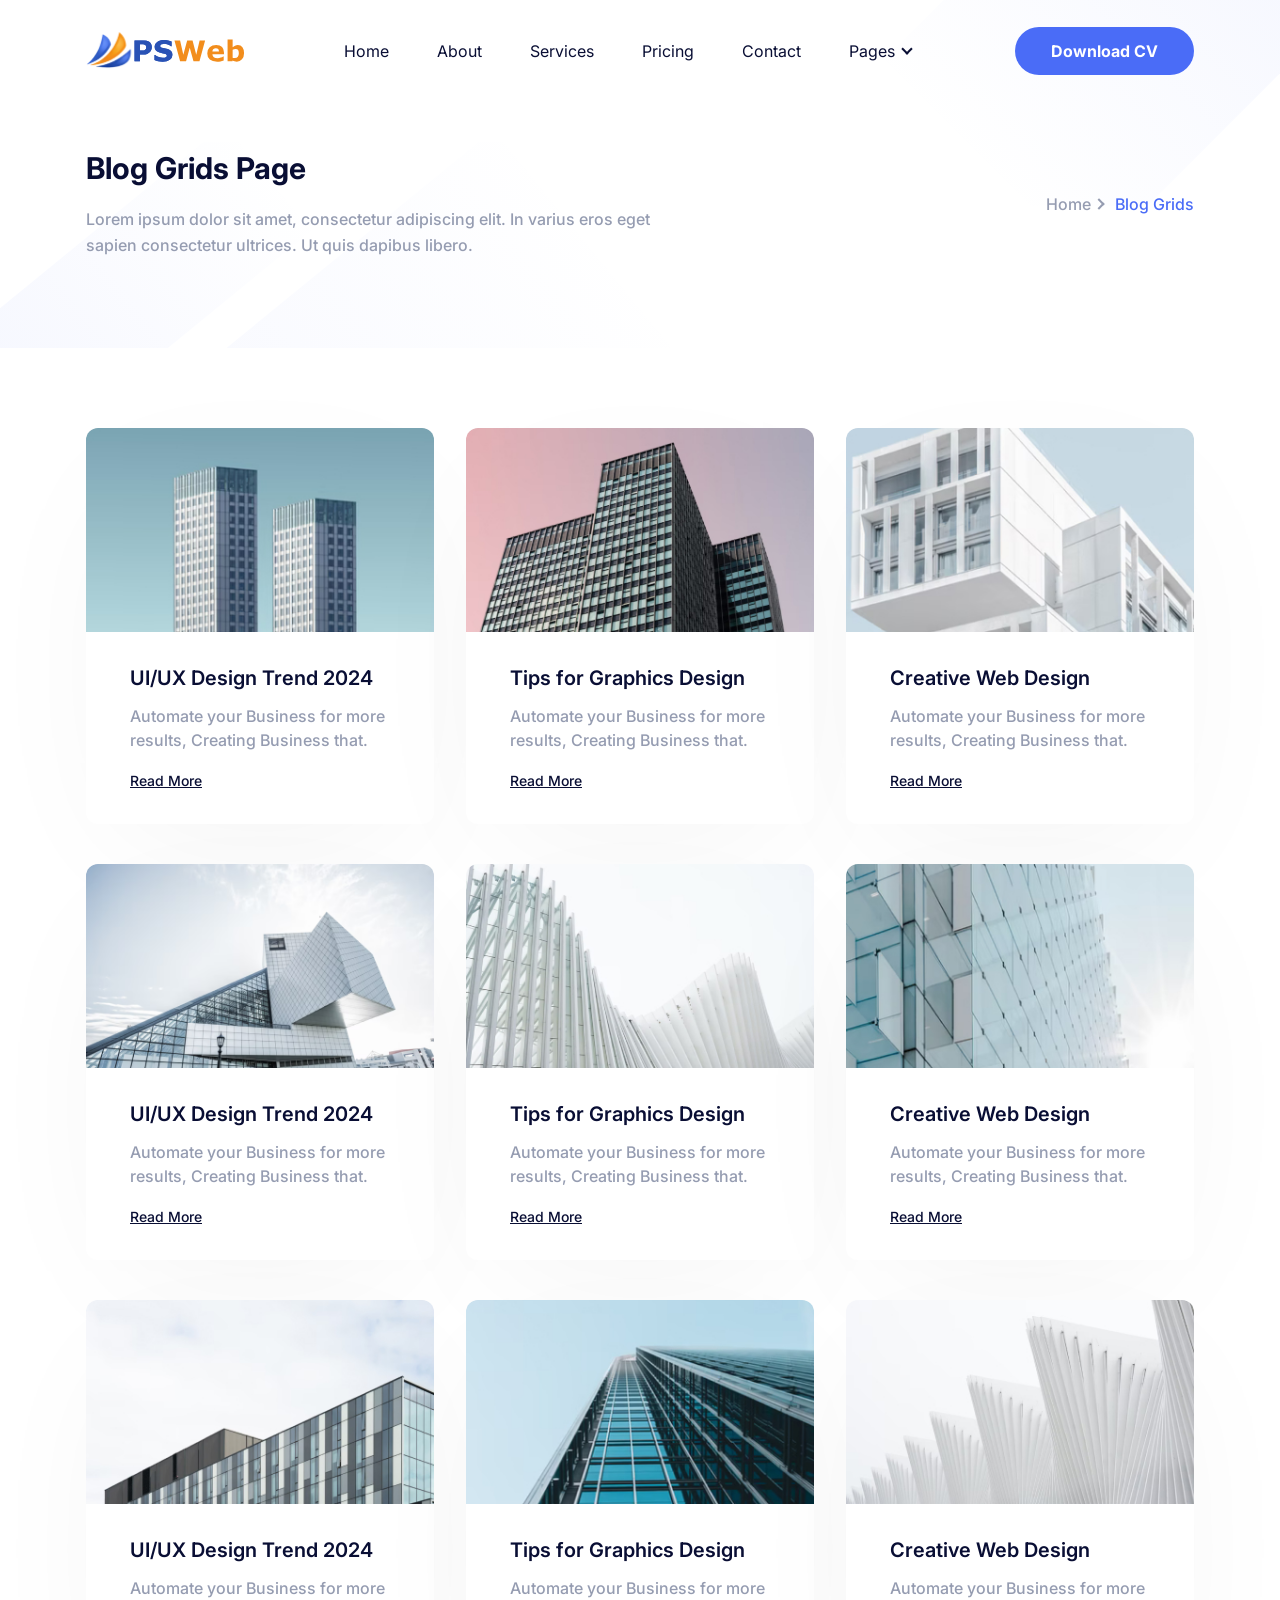
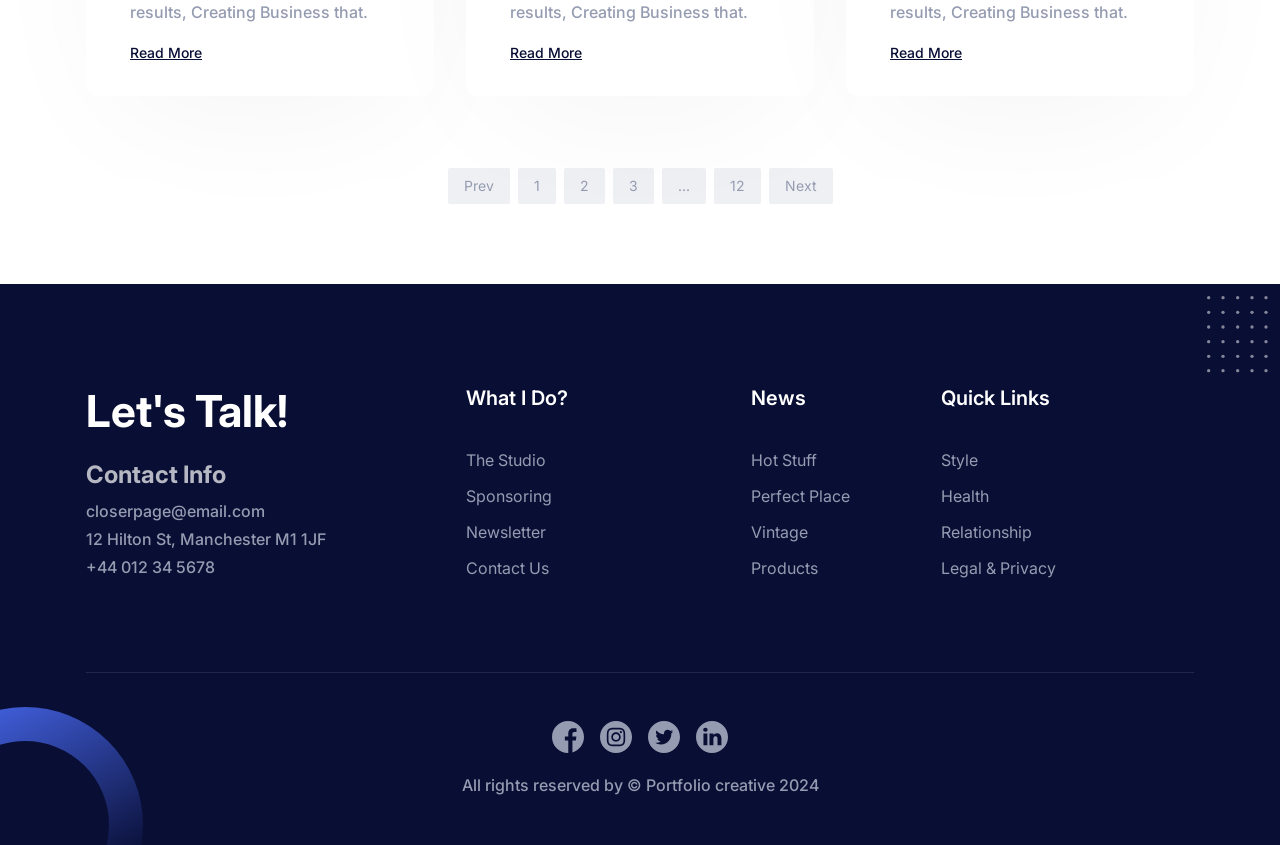
<file: draft/blog-grids.html>
<!DOCTYPE html>
<html lang="en">
  <head>
    <meta charset="UTF-8" />
    <meta http-equiv="X-UA-Compatible" content="IE=edge" />
    <meta name="viewport" content="width=device-width, initial-scale=1.0" />
    <title>Blog Grids | Personal Portfolio Template</title>
  <link rel="icon" href="favicon.ico"><link href="style.css" rel="stylesheet"></head>
  <body>
    <!-- ====== Navbar Section Start -->
    <header class="header bg-transparent absolute top-0 left-0 z-40 w-full flex items-center transition">
      <div class="container">
        <div class="flex mx-[-16px] items-center justify-between relative">
          <div class="px-4 w-60 max-w-full">
            <a href="index.html" class="header-logo w-full block py-6 lg:py-8">
              <img src="src/images/logo/logo.svg" alt="logo" class="w-full" />
            </a>
          </div>
          <div class="flex px-4 justify-between items-center w-full">
            <div>
              <button
                id="navbarToggler"
                name="navbarToggler"
                aria-label="navbarToggler"
                class="block absolute right-4 top-1/2 translate-y-[-50%] lg:hidden focus:ring-2 ring-primary px-3 py-[6px] rounded-lg"
              >
                <span class="relative w-[30px] h-[2px] my-[6px] block bg-dark"></span>
                <span class="relative w-[30px] h-[2px] my-[6px] block bg-dark"></span>
                <span class="relative w-[30px] h-[2px] my-[6px] block bg-dark"></span>
              </button>
              <nav
                id="navbarCollapse"
                class="absolute py-5 lg:py-0 lg:px-4 xl:px-6 bg-white lg:bg-transparent shadow-lg rounded-lg max-w-[250px] w-full lg:max-w-full lg:w-full right-4 top-full hidden lg:block lg:static lg:shadow-none"
              >
                <ul class="blcok lg:flex">
                  <li class="relative group">
                    <a href="/#home" class="menu-scroll text-base text-black group-hover:text-primary py-2 lg:py-6 lg:inline-flex lg:px-0 flex mx-8 lg:mr-0"> Home </a>
                  </li>
                  <li class="relative group">
                    <a
                      href="/#about"
                      class="menu-scroll text-base text-black group-hover:text-primary py-2 lg:py-6 lg:inline-flex lg:px-0 flex mx-8 lg:mr-0 lg:ml-8 xl:ml-12"
                    >
                      About
                    </a>
                  </li>
                  <li class="relative group">
                    <a
                      href="/#services"
                      class="menu-scroll text-base text-black group-hover:text-primary py-2 lg:py-6 lg:inline-flex lg:px-0 flex mx-8 lg:mr-0 lg:ml-8 xl:ml-12"
                    >
                      Services
                    </a>
                  </li>
                  <li class="relative group">
                    <a
                      href="/#pricing"
                      class="menu-scroll text-base text-black group-hover:text-primary py-2 lg:py-6 lg:inline-flex lg:px-0 flex mx-8 lg:mr-0 lg:ml-8 xl:ml-12"
                    >
                      Pricing
                    </a>
                  </li>
                  <li class="relative group">
                    <a
                      href="/#contact"
                      class="menu-scroll text-base text-black group-hover:text-primary py-2 lg:py-6 lg:inline-flex lg:px-0 flex mx-8 lg:mr-0 lg:ml-8 xl:ml-12"
                    >
                      Contact
                    </a>
                  </li>
                  <li class="relative group submenu-item">
                    <a
                      href="javascript:void(0)"
                      class="text-base text-black group-hover:text-primary py-2 lg:py-6 lg:inline-flex lg:pl-0 lg:pr-4 flex mx-8 lg:mr-0 lg:ml-8 xl:ml-12 relative after:absolute after:w-2 after:h-2 after:border-b-2 after:border-r-2 after:border-current after:rotate-45 lg:after:right-0 after:right-1 after:top-1/2 after:translate-y-[-50%] after:mt-[-2px]"
                    >
                      Pages
                    </a>
                    <div
                      class="submenu hidden relative lg:absolute w-[250px] top-full lg:top-[110%] left-0 rounded-sm lg:shadow-lg p-4 lg:block lg:opacity-0 lg:invisible group-hover:opacity-100 lg:group-hover:visible lg:group-hover:top-full bg-white transition-[top] duration-300"
                    >
                      <a href="portfolio-details.html" class="block text-sm text-black rounded hover:text-primary py-[10px] px-4"> Portfolio Details Page </a>

                      <a href="blog-grids.html" class="block text-sm text-black rounded hover:text-primary py-[10px] px-4"> Blog Grids Page </a>
                      <a href="blog-details.html" class="block text-sm text-black rounded hover:text-primary py-[10px] px-4"> Blog Details Page </a>
                    </div>
                  </li>
                </ul>
              </nav>
            </div>
            <div class="sm:flex justify-end hidden pr-16 lg:pr-0">
              <a
                href="#contact"
                class="text-base font-bold text-white bg-primary rounded-full py-3 px-8 md:px-9 lg:px-8 xl:px-9 hover:shadow-signUp hover:bg-opacity-90 transition ease-in-out duration-300"
              >
                Download CV
              </a>
            </div>
          </div>
        </div>
      </div>
    </header>
    <!-- ====== Navbar Section End -->

    <!-- ====== Page Title Section Start -->
    <section class="relative z-10 pt-[150px] pb-[90px] mb-20 overflow-hidden">
      <div class="container">
        <div class="flex flex-wrap items-center mx-[-16px]">
          <div class="w-full md:w-8/12 lg:w-7/12 px-4">
            <div class="max-w-[570px] mb-12 md:mb-0">
              <h1 class="font-bold text-black text-2xl sm:text-3xl mb-5">Blog Grids Page</h1>
              <p class="font-medium text-base text-body-color leading-relaxed">
                Lorem ipsum dolor sit amet, consectetur adipiscing elit. In varius eros eget sapien consectetur ultrices. Ut quis dapibus libero.
              </p>
            </div>
          </div>
          <div class="w-full md:w-4/12 lg:w-5/12 px-4">
            <div class="text-end">
              <ul class="flex items-center md:justify-end">
                <li class="flex items-center">
                  <a href="index.html" class="font-medium text-base text-body-color pr-1 hover:text-primary"> Home </a>
                  <span class="block w-2 h-2 border-t-2 border-r-2 border-body-color rotate-45 mr-3"></span>
                </li>
                <li class="font-medium text-base text-primary">Blog Grids</li>
              </ul>
            </div>
          </div>
        </div>
      </div>
      <div>
        <span class="absolute bottom-0 left-0 z-[-1]">
          <svg width="730" height="206" viewBox="0 0 730 206" fill="none" xmlns="http://www.w3.org/2000/svg">
            <rect opacity="0.08" width="136.991" height="563.705" transform="matrix(0.632736 0.774368 0.774368 -0.632736 -201.278 330.677)" fill="url(#paint0_linear_0:1)" />
            <rect opacity="0.05" width="345.355" height="563.705" transform="matrix(0.632736 0.774368 0.774368 -0.632736 74 330.677)" fill="url(#paint1_linear_0:1)" />
            <defs>
              <linearGradient id="paint0_linear_0:1" x1="68.4956" y1="0" x2="68.4956" y2="563.705" gradientUnits="userSpaceOnUse">
                <stop stop-color="#4A6CF7" />
                <stop offset="1" stop-color="#4A6CF7" stop-opacity="0" />
              </linearGradient>
              <linearGradient id="paint1_linear_0:1" x1="172.678" y1="0" x2="172.678" y2="563.705" gradientUnits="userSpaceOnUse">
                <stop stop-color="#4A6CF7" />
                <stop offset="1" stop-color="#4A6CF7" stop-opacity="0" />
              </linearGradient>
            </defs>
          </svg>
        </span>
        <span class="absolute top-0 right-0 z-[-1]">
          <svg width="405" height="206" viewBox="0 0 405 206" fill="none" xmlns="http://www.w3.org/2000/svg">
            <rect opacity="0.08" width="289.718" height="563.705" transform="matrix(-0.707107 -0.707107 -0.707107 0.707107 603.461 -125.138)" fill="url(#paint0_linear_54:595)" />
            <defs>
              <linearGradient id="paint0_linear_54:595" x1="144.859" y1="0" x2="144.859" y2="563.705" gradientUnits="userSpaceOnUse">
                <stop stop-color="#4A6CF7" />
                <stop offset="1" stop-color="#4A6CF7" stop-opacity="0" />
              </linearGradient>
            </defs>
          </svg>
        </span>
      </div>
    </section>
    <!-- ====== Page Title Section End -->

    <!-- ====== Blog Section Start -->
    <section class="pb-20">
      <div class="container">
        <div class="flex flex-wrap mx-[-16px] justify-center">
          <div class="w-full lg:w-1/2 xl:w-1/3 px-4">
            <div class="bg-white rounded-xl overflow-hidden mb-10 shadow-blog">
              <a href="blog-details.html" class="block">
                <img src="src/images/news/news-1.jpg" alt="image" class="w-full" />
              </a>
              <div class="py-8 px-6 sm:px-11">
                <h3>
                  <a href="blog-details.html" class="font-semibold text-xl text-black hover:text-primary block mb-3 truncate"> UI/UX Design Trend 2024 </a>
                </h3>
                <p class="font-medium text-body-color text-base mb-4">Automate your Business for more results, Creating Business that.</p>
                <a href="blog-details.html" class="font-medium text-sm text-black underline hover:text-primary hover:no-underline"> Read More </a>
              </div>
            </div>
          </div>
          <div class="w-full lg:w-1/2 xl:w-1/3 px-4">
            <div class="bg-white rounded-xl overflow-hidden mb-10 shadow-blog">
              <a href="blog-details.html" class="block">
                <img src="src/images/news/news-2.jpg" alt="image" class="w-full" />
              </a>
              <div class="py-8 px-6 sm:px-11">
                <h3>
                  <a href="blog-details.html" class="font-semibold text-xl text-black hover:text-primary block mb-3 truncate"> Tips for Graphics Design </a>
                </h3>
                <p class="font-medium text-body-color text-base mb-4">Automate your Business for more results, Creating Business that.</p>
                <a href="blog-details.html" class="font-medium text-sm text-black underline hover:text-primary hover:no-underline"> Read More </a>
              </div>
            </div>
          </div>
          <div class="w-full lg:w-1/2 xl:w-1/3 px-4">
            <div class="bg-white rounded-xl overflow-hidden mb-10 shadow-blog">
              <a href="blog-details.html" class="block">
                <img src="src/images/news/news-3.jpg" alt="image" class="w-full" />
              </a>
              <div class="py-8 px-6 sm:px-11">
                <h3>
                  <a href="blog-details.html" class="font-semibold text-xl text-black hover:text-primary block mb-3 truncate"> Creative Web Design </a>
                </h3>
                <p class="font-medium text-body-color text-base mb-4">Automate your Business for more results, Creating Business that.</p>
                <a href="blog-details.html" class="font-medium text-sm text-black underline hover:text-primary hover:no-underline"> Read More </a>
              </div>
            </div>
          </div>
          <div class="w-full lg:w-1/2 xl:w-1/3 px-4">
            <div class="bg-white rounded-xl overflow-hidden mb-10 shadow-blog">
              <a href="blog-details.html" class="block">
                <img src="src/images/news/news-4.jpg" alt="image" class="w-full" />
              </a>
              <div class="py-8 px-6 sm:px-11">
                <h3>
                  <a href="blog-details.html" class="font-semibold text-xl text-black hover:text-primary block mb-3 truncate"> UI/UX Design Trend 2024 </a>
                </h3>
                <p class="font-medium text-body-color text-base mb-4">Automate your Business for more results, Creating Business that.</p>
                <a href="blog-details.html" class="font-medium text-sm text-black underline hover:text-primary hover:no-underline"> Read More </a>
              </div>
            </div>
          </div>
          <div class="w-full lg:w-1/2 xl:w-1/3 px-4">
            <div class="bg-white rounded-xl overflow-hidden mb-10 shadow-blog">
              <a href="blog-details.html" class="block">
                <img src="src/images/news/news-5.jpg" alt="image" class="w-full" />
              </a>
              <div class="py-8 px-6 sm:px-11">
                <h3>
                  <a href="blog-details.html" class="font-semibold text-xl text-black hover:text-primary block mb-3 truncate"> Tips for Graphics Design </a>
                </h3>
                <p class="font-medium text-body-color text-base mb-4">Automate your Business for more results, Creating Business that.</p>
                <a href="blog-details.html" class="font-medium text-sm text-black underline hover:text-primary hover:no-underline"> Read More </a>
              </div>
            </div>
          </div>
          <div class="w-full lg:w-1/2 xl:w-1/3 px-4">
            <div class="bg-white rounded-xl overflow-hidden mb-10 shadow-blog">
              <a href="blog-details.html" class="block">
                <img src="src/images/news/news-6.jpg" alt="image" class="w-full" />
              </a>
              <div class="py-8 px-6 sm:px-11">
                <h3>
                  <a href="blog-details.html" class="font-semibold text-xl text-black hover:text-primary block mb-3 truncate"> Creative Web Design </a>
                </h3>
                <p class="font-medium text-body-color text-base mb-4">Automate your Business for more results, Creating Business that.</p>
                <a href="blog-details.html" class="font-medium text-sm text-black underline hover:text-primary hover:no-underline"> Read More </a>
              </div>
            </div>
          </div>
          <div class="w-full lg:w-1/2 xl:w-1/3 px-4">
            <div class="bg-white rounded-xl overflow-hidden mb-10 shadow-blog">
              <a href="blog-details.html" class="block">
                <img src="src/images/news/news-7.jpg" alt="image" class="w-full" />
              </a>
              <div class="py-8 px-6 sm:px-11">
                <h3>
                  <a href="blog-details.html" class="font-semibold text-xl text-black hover:text-primary block mb-3 truncate"> UI/UX Design Trend 2024 </a>
                </h3>
                <p class="font-medium text-body-color text-base mb-4">Automate your Business for more results, Creating Business that.</p>
                <a href="blog-details.html" class="font-medium text-sm text-black underline hover:text-primary hover:no-underline"> Read More </a>
              </div>
            </div>
          </div>
          <div class="w-full lg:w-1/2 xl:w-1/3 px-4">
            <div class="bg-white rounded-xl overflow-hidden mb-10 shadow-blog">
              <a href="blog-details.html" class="block">
                <img src="src/images/news/news-8.jpg" alt="image" class="w-full" />
              </a>
              <div class="py-8 px-6 sm:px-11">
                <h3>
                  <a href="blog-details.html" class="font-semibold text-xl text-black hover:text-primary block mb-3 truncate"> Tips for Graphics Design </a>
                </h3>
                <p class="font-medium text-body-color text-base mb-4">Automate your Business for more results, Creating Business that.</p>
                <a href="blog-details.html" class="font-medium text-sm text-black underline hover:text-primary hover:no-underline"> Read More </a>
              </div>
            </div>
          </div>
          <div class="w-full lg:w-1/2 xl:w-1/3 px-4">
            <div class="bg-white rounded-xl overflow-hidden mb-10 shadow-blog">
              <a href="blog-details.html" class="block">
                <img src="src/images/news/news-9.jpg" alt="image" class="w-full" />
              </a>
              <div class="py-8 px-6 sm:px-11">
                <h3>
                  <a href="blog-details.html" class="font-semibold text-xl text-black hover:text-primary block mb-3 truncate"> Creative Web Design </a>
                </h3>
                <p class="font-medium text-body-color text-base mb-4">Automate your Business for more results, Creating Business that.</p>
                <a href="blog-details.html" class="font-medium text-sm text-black underline hover:text-primary hover:no-underline"> Read More </a>
              </div>
            </div>
          </div>
        </div>

        <div class="flex flex-wrap mx-[-16px] wow fadeInUp" data-wow-delay=".15s">
          <div class="w-full px-4">
            <ul class="flex items-center pt-8 justify-center">
              <li class="mx-1">
                <a
                  href="javascript:void(0)"
                  class="flex items-center justify-center rounded-sm bg-body-color bg-opacity-[15%] hover:bg-primary hover:bg-opacity-100 transition hover:text-white text-body-color px-4 text-sm min-w-[36px] h-9"
                >
                  Prev
                </a>
              </li>
              <li class="mx-1">
                <a
                  href="javascript:void(0)"
                  class="flex items-center justify-center rounded-sm bg-body-color bg-opacity-[15%] hover:bg-primary hover:bg-opacity-100 transition hover:text-white text-body-color px-4 text-sm min-w-[36px] h-9"
                >
                  1
                </a>
              </li>
              <li class="mx-1">
                <a
                  href="javascript:void(0)"
                  class="flex items-center justify-center rounded-sm bg-body-color bg-opacity-[15%] hover:bg-primary hover:bg-opacity-100 transition hover:text-white text-body-color px-4 text-sm min-w-[36px] h-9"
                >
                  2
                </a>
              </li>
              <li class="mx-1">
                <a
                  href="javascript:void(0)"
                  class="flex items-center justify-center rounded-sm bg-body-color bg-opacity-[15%] hover:bg-primary hover:bg-opacity-100 transition hover:text-white text-body-color px-4 text-sm min-w-[36px] h-9"
                >
                  3
                </a>
              </li>
              <li class="mx-1">
                <a
                  href="javascript:void(0)"
                  class="flex items-center justify-center rounded-sm bg-body-color bg-opacity-[15%] text-body-color px-4 text-sm min-w-[36px] h-9 cursor-not-allowed"
                >
                  ...
                </a>
              </li>
              <li class="mx-1">
                <a
                  href="javascript:void(0)"
                  class="flex items-center justify-center rounded-sm bg-body-color bg-opacity-[15%] hover:bg-primary hover:bg-opacity-100 transition hover:text-white text-body-color px-4 text-sm min-w-[36px] h-9"
                >
                  12
                </a>
              </li>
              <li class="mx-1">
                <a
                  href="javascript:void(0)"
                  class="flex items-center justify-center rounded-sm bg-body-color bg-opacity-[15%] hover:bg-primary hover:bg-opacity-100 transition hover:text-white text-body-color px-4 text-sm min-w-[36px] h-9"
                >
                  Next
                </a>
              </li>
            </ul>
          </div>
        </div>
      </div>
    </section>
    <!-- ====== Blog Section End -->

    <!-- ====== Footer Section Start  -->
    <footer class="bg-black pt-[100px] pb-12 relative z-10">
      <div class="container">
        <div class="flex flex-wrap -mx-4">
          <div class="w-full md:w-1/2 lg:w-4/12 px-4">
            <div class="mb-10">
              <h2 class="font-bold text-white text-[44px] leading-tight mb-5">Let's Talk!</h2>
              <h3 class="font-bold text-white opacity-70 text-2xl mb-2">Contact Info</h3>
              <p class="font-medium text-base text-body-color mb-1">closerpage@email.com</p>
              <p class="font-medium text-base text-body-color mb-1">12 Hilton St, Manchester M1 1JF</p>
              <p class="font-medium text-base text-body-color mb-1">+44 012 34 5678</p>
            </div>
          </div>
          <div class="w-full md:w-1/2 lg:w-3/12 px-4">
            <div class="mb-10">
              <h3 class="font-semibold text-white text-xl mb-9">What I Do?</h3>
              <ul>
                <li>
                  <a href="javascript:void(0)" class="inline-block text-base text-body-color mb-3 hover:text-primary"> The Studio </a>
                </li>
                <li>
                  <a href="javascript:void(0)" class="inline-block text-base text-body-color mb-3 hover:text-primary"> Sponsoring </a>
                </li>
                <li>
                  <a href="javascript:void(0)" class="inline-block text-base text-body-color mb-3 hover:text-primary"> Newsletter </a>
                </li>
                <li>
                  <a href="javascript:void(0)" class="inline-block text-base text-body-color mb-3 hover:text-primary"> Contact Us </a>
                </li>
              </ul>
            </div>
          </div>
          <div class="w-full md:w-1/2 lg:w-2/12 px-4">
            <div class="mb-10">
              <h3 class="font-semibold text-white text-xl mb-9">News</h3>
              <ul>
                <li>
                  <a href="javascript:void(0)" class="inline-block text-base text-body-color mb-3 hover:text-primary"> Hot Stuff </a>
                </li>
                <li>
                  <a href="javascript:void(0)" class="inline-block text-base text-body-color mb-3 hover:text-primary"> Perfect Place </a>
                </li>
                <li>
                  <a href="javascript:void(0)" class="inline-block text-base text-body-color mb-3 hover:text-primary"> Vintage </a>
                </li>
                <li>
                  <a href="javascript:void(0)" class="inline-block text-base text-body-color mb-3 hover:text-primary"> Products </a>
                </li>
              </ul>
            </div>
          </div>
          <div class="w-full md:w-1/2 lg:w-3/12 px-4">
            <div class="mb-10">
              <h3 class="font-semibold text-white text-xl mb-9">Quick Links</h3>
              <ul>
                <li>
                  <a href="javascript:void(0)" class="inline-block text-base text-body-color mb-3 hover:text-primary"> Style </a>
                </li>
                <li>
                  <a href="javascript:void(0)" class="inline-block text-base text-body-color mb-3 hover:text-primary"> Health </a>
                </li>
                <li>
                  <a href="javascript:void(0)" class="inline-block text-base text-body-color mb-3 hover:text-primary"> Relationship </a>
                </li>
                <li>
                  <a href="javascript:void(0)" class="inline-block text-base text-body-color mb-3 hover:text-primary"> Legal & Privacy </a>
                </li>
              </ul>
            </div>
          </div>
        </div>

        <div class="mt-10 pt-12 border-t border-white border-opacity-10">
          <div class="flex items-center justify-center mb-5">
            <a
              href="javascript:void(0)"
              class="flex items-center justify-center w-8 h-8 founded-full mx-2 text-body-color hover:text-primary"
              aria-label="social-link"
              name="social-link"
            >
              <svg width="32" height="32" viewBox="0 0 32 32" class="fill-current" xmlns="http://www.w3.org/2000/svg">
                <path
                  d="M32 16C32 7.1625 24.8375 0 16 0C7.1625 0 0 7.1625 0 16C0 24.8375 7.1625 32 16 32C16.0938 32 16.1875 32 16.2812 31.9937V19.5438H12.8438V15.5375H16.2812V12.5875C16.2812 9.16875 18.3688 7.30625 21.4188 7.30625C22.8813 7.30625 24.1375 7.4125 24.5 7.4625V11.0375H22.4C20.7437 11.0375 20.4188 11.825 20.4188 12.9812V15.5312H24.3875L23.8687 19.5375H20.4188V31.3813C27.1063 29.4625 32 23.3062 32 16Z"
                />
              </svg>
            </a>
            <a
              href="javascript:void(0)"
              class="flex items-center justify-center w-8 h-8 founded-full mx-2 text-body-color hover:text-primary"
              aria-label="social-link"
              name="social-link"
            >
              <svg width="32" height="32" viewBox="0 0 32 32" class="fill-current">
                <path
                  d="M19.0625 16C19.0625 17.6914 17.6914 19.0625 16 19.0625C14.3086 19.0625 12.9375 17.6914 12.9375 16C12.9375 14.3086 14.3086 12.9375 16 12.9375C17.6914 12.9375 19.0625 14.3086 19.0625 16Z"
                />
                <path
                  d="M23.1621 10.5813C23.0149 10.1824 22.78 9.82129 22.4749 9.5249C22.1785 9.21973 21.8176 8.98486 21.4185 8.83765C21.0947 8.71191 20.6084 8.56226 19.7126 8.52148C18.7437 8.47729 18.4531 8.46777 16 8.46777C13.5466 8.46777 13.2561 8.47705 12.2874 8.52124C11.3916 8.56226 10.905 8.71191 10.5815 8.83765C10.1824 8.98486 9.82129 9.21973 9.52515 9.5249C9.21997 9.82129 8.98511 10.1821 8.83765 10.5813C8.71191 10.905 8.56226 11.3916 8.52148 12.2874C8.47729 13.2561 8.46777 13.5466 8.46777 16C8.46777 18.4531 8.47729 18.7437 8.52148 19.7126C8.56226 20.6084 8.71191 21.0947 8.83765 21.4185C8.98511 21.8176 9.21973 22.1785 9.5249 22.4749C9.82129 22.78 10.1821 23.0149 10.5813 23.1621C10.905 23.2881 11.3916 23.4377 12.2874 23.4785C13.2561 23.5227 13.5464 23.532 15.9998 23.532C18.4534 23.532 18.7439 23.5227 19.7124 23.4785C20.6082 23.4377 21.0947 23.2881 21.4185 23.1621C22.2197 22.853 22.853 22.2197 23.1621 21.4185C23.2878 21.0947 23.4375 20.6084 23.4785 19.7126C23.5227 18.7437 23.532 18.4531 23.532 16C23.532 13.5466 23.5227 13.2561 23.4785 12.2874C23.4377 11.3916 23.2881 10.905 23.1621 10.5813ZM16 20.7175C13.3943 20.7175 11.282 18.6055 11.282 15.9998C11.282 13.394 13.3943 11.282 16 11.282C18.6055 11.282 20.7178 13.394 20.7178 15.9998C20.7178 18.6055 18.6055 20.7175 16 20.7175ZM20.9043 12.198C20.2954 12.198 19.8018 11.7043 19.8018 11.0955C19.8018 10.4866 20.2954 9.99292 20.9043 9.99292C21.5132 9.99292 22.0068 10.4866 22.0068 11.0955C22.0066 11.7043 21.5132 12.198 20.9043 12.198Z"
                />
                <path
                  d="M16 0C7.16479 0 0 7.16479 0 16C0 24.8352 7.16479 32 16 32C24.8352 32 32 24.8352 32 16C32 7.16479 24.8352 0 16 0ZM25.1321 19.7878C25.0876 20.7659 24.9321 21.4336 24.7051 22.0181C24.2278 23.2522 23.2522 24.2278 22.0181 24.7051C21.4338 24.9321 20.7659 25.0874 19.7881 25.1321C18.8083 25.1768 18.4954 25.1875 16.0002 25.1875C13.5049 25.1875 13.1921 25.1768 12.2122 25.1321C11.2344 25.0874 10.5664 24.9321 9.98218 24.7051C9.3689 24.4744 8.81372 24.1128 8.35474 23.6453C7.88745 23.1865 7.52588 22.6311 7.29517 22.0181C7.06812 21.4338 6.9126 20.7659 6.86816 19.7881C6.823 18.8081 6.8125 18.4951 6.8125 16C6.8125 13.5049 6.823 13.1919 6.86792 12.2122C6.91235 11.2341 7.06763 10.5664 7.29468 9.98193C7.52539 9.3689 7.88721 8.81348 8.35474 8.35474C8.81348 7.88721 9.3689 7.52563 9.98193 7.29492C10.5664 7.06787 11.2341 6.9126 12.2122 6.86792C13.1919 6.82324 13.5049 6.8125 16 6.8125C18.4951 6.8125 18.8081 6.82324 19.7878 6.86816C20.7659 6.9126 21.4336 7.06787 22.0181 7.29468C22.6311 7.52539 23.1865 7.88721 23.6455 8.35474C24.1128 8.81372 24.4746 9.3689 24.7051 9.98193C24.9324 10.5664 25.0876 11.2341 25.1323 12.2122C25.177 13.1919 25.1875 13.5049 25.1875 16C25.1875 18.4951 25.177 18.8081 25.1321 19.7878Z"
                />
              </svg>
            </a>
            <a
              href="javascript:void(0)"
              class="flex items-center justify-center w-8 h-8 founded-full mx-2 text-body-color hover:text-primary"
              aria-label="social-link"
              name="social-link"
            >
              <svg width="32" height="32" viewBox="0 0 32 32" class="fill-current">
                <path
                  d="M16 0C7.16479 0 0 7.16479 0 16C0 24.8352 7.16479 32 16 32C24.8352 32 32 24.8352 32 16C32 7.16479 24.8352 0 16 0ZM23.3054 12.4751C23.3125 12.6326 23.3159 12.7908 23.3159 12.9497C23.3159 17.8025 19.6221 23.3984 12.8669 23.3987H12.8672H12.8669C10.793 23.3987 8.86304 22.7908 7.23779 21.749C7.52515 21.783 7.81763 21.7998 8.11377 21.7998C9.83447 21.7998 11.418 21.2129 12.675 20.2278C11.0674 20.198 9.71191 19.1362 9.24414 17.677C9.46802 17.72 9.69824 17.7434 9.93433 17.7434C10.2695 17.7434 10.5942 17.6982 10.9028 17.614C9.22241 17.2776 7.95654 15.7925 7.95654 14.0142C7.95654 13.9976 7.95654 13.9827 7.95703 13.9673C8.4519 14.2424 9.01782 14.408 9.62036 14.4265C8.63428 13.7686 7.98608 12.6438 7.98608 11.3696C7.98608 10.6968 8.16797 10.0664 8.4834 9.52368C10.2944 11.7458 13.001 13.2073 16.0532 13.3608C15.9902 13.0918 15.9578 12.8115 15.9578 12.5234C15.9578 10.4961 17.6025 8.85132 19.6306 8.85132C20.687 8.85132 21.6411 9.29785 22.3113 10.0117C23.1479 9.84668 23.9336 9.54102 24.6433 9.12036C24.3687 9.97754 23.7866 10.6968 23.0283 11.1516C23.7712 11.0627 24.4792 10.8657 25.1372 10.5732C24.6458 11.3098 24.0225 11.9568 23.3054 12.4751Z"
                />
              </svg>
            </a>
            <a
              href="javascript:void(0)"
              class="flex items-center justify-center w-8 h-8 founded-full mx-2 text-body-color hover:text-primary"
              aria-label="social-link"
              name="social-link"
            >
              <svg width="32" height="32" viewBox="0 0 32 32" class="fill-current">
                <path
                  d="M16 0C7.16479 0 0 7.16479 0 16C0 24.8352 7.16479 32 16 32C24.8352 32 32 24.8352 32 16C32 7.16479 24.8352 0 16 0ZM11.3506 24.1875H7.45386V12.4641H11.3506V24.1875ZM9.40234 10.8633H9.37695C8.06934 10.8633 7.22363 9.96313 7.22363 8.83813C7.22363 7.68774 8.09521 6.8125 9.42822 6.8125C10.7612 6.8125 11.5815 7.68774 11.6069 8.83813C11.6069 9.96313 10.7612 10.8633 9.40234 10.8633ZM25.4014 24.1875H21.5051V17.9158C21.5051 16.3396 20.9409 15.2646 19.531 15.2646C18.4546 15.2646 17.8135 15.9897 17.5317 16.6897C17.4287 16.9402 17.4036 17.2903 17.4036 17.6406V24.1875H13.5071C13.5071 24.1875 13.5581 13.564 13.5071 12.4641H17.4036V14.124C17.9214 13.3252 18.8479 12.189 20.9153 12.189C23.479 12.189 25.4014 13.8645 25.4014 17.4653V24.1875Z"
                />
              </svg>
            </a>
          </div>
          <p class="font-medium text-base text-body-color text-center">All rights reserved by © Portfolio creative 2024</p>
        </div>
      </div>

      <div class="absolute left-0 bottom-0 -z-1" aria-label="shape" name="shape">
        <span class="hidden">shape</span>
        <svg width="143" height="138" viewBox="0 0 143 138" fill="none" xmlns="http://www.w3.org/2000/svg">
          <circle cx="25" cy="118" r="101" stroke="url(#paint0_linear_52:83)" stroke-width="34" />
          <defs>
            <linearGradient id="paint0_linear_52:83" x1="-12.7969" y1="-37.3359" x2="99.2109" y2="173.773" gradientUnits="userSpaceOnUse">
              <stop stop-color="#4A6CF7" />
              <stop offset="1" stop-color="#4A6CF7" stop-opacity="0" />
            </linearGradient>
          </defs>
        </svg>
      </div>
      <div class="absolute right-3 top-3 -z-1" aria-label="shape" name="shape">
        <span class="hidden">shape</span>
        <svg width="61" height="77" viewBox="0 0 61 77" fill="none" xmlns="http://www.w3.org/2000/svg">
          <g opacity="0.5">
            <circle cx="45.0001" cy="1.66667" r="1.66667" transform="rotate(90 45.0001 1.66667)" fill="white" />
            <circle cx="16.0001" cy="1.66667" r="1.66667" transform="rotate(90 16.0001 1.66667)" fill="white" />
            <circle cx="59.0001" cy="1.66667" r="1.66667" transform="rotate(90 59.0001 1.66667)" fill="white" />
            <circle cx="30.6668" cy="1.66667" r="1.66667" transform="rotate(90 30.6668 1.66667)" fill="white" />
            <circle cx="1.66683" cy="1.66667" r="1.66667" transform="rotate(90 1.66683 1.66667)" fill="white" />
            <circle cx="45.0001" cy="16.3332" r="1.66667" transform="rotate(90 45.0001 16.3332)" fill="white" />
            <circle cx="16.0001" cy="16.3332" r="1.66667" transform="rotate(90 16.0001 16.3332)" fill="white" />
            <circle cx="59.0001" cy="16.3332" r="1.66667" transform="rotate(90 59.0001 16.3332)" fill="white" />
            <circle cx="30.6668" cy="16.3332" r="1.66667" transform="rotate(90 30.6668 16.3332)" fill="white" />
            <circle cx="1.66683" cy="16.3332" r="1.66667" transform="rotate(90 1.66683 16.3332)" fill="white" />
            <circle cx="45.0001" cy="31.0002" r="1.66667" transform="rotate(90 45.0001 31.0002)" fill="white" />
            <circle cx="45.0001" cy="74.6667" r="1.66667" transform="rotate(90 45.0001 74.6667)" fill="white" />
            <circle cx="16.0001" cy="31.0002" r="1.66667" transform="rotate(90 16.0001 31.0002)" fill="white" />
            <circle cx="16.0001" cy="74.6667" r="1.66667" transform="rotate(90 16.0001 74.6667)" fill="white" />
            <circle cx="59.0001" cy="31.0002" r="1.66667" transform="rotate(90 59.0001 31.0002)" fill="white" />
            <circle cx="59.0001" cy="74.6667" r="1.66667" transform="rotate(90 59.0001 74.6667)" fill="white" />
            <circle cx="30.6668" cy="31.0002" r="1.66667" transform="rotate(90 30.6668 31.0002)" fill="white" />
            <circle cx="30.6668" cy="74.6667" r="1.66667" transform="rotate(90 30.6668 74.6667)" fill="white" />
            <circle cx="1.66683" cy="31.0002" r="1.66667" transform="rotate(90 1.66683 31.0002)" fill="white" />
            <circle cx="1.66683" cy="74.6667" r="1.66667" transform="rotate(90 1.66683 74.6667)" fill="white" />
            <circle cx="45.0001" cy="45.6667" r="1.66667" transform="rotate(90 45.0001 45.6667)" fill="white" />
            <circle cx="16.0001" cy="45.6667" r="1.66667" transform="rotate(90 16.0001 45.6667)" fill="white" />
            <circle cx="59.0001" cy="45.6667" r="1.66667" transform="rotate(90 59.0001 45.6667)" fill="white" />
            <circle cx="30.6668" cy="45.6667" r="1.66667" transform="rotate(90 30.6668 45.6667)" fill="white" />
            <circle cx="1.66683" cy="45.6667" r="1.66667" transform="rotate(90 1.66683 45.6667)" fill="white" />
            <circle cx="45.0001" cy="60.3332" r="1.66667" transform="rotate(90 45.0001 60.3332)" fill="white" />
            <circle cx="16.0001" cy="60.3332" r="1.66667" transform="rotate(90 16.0001 60.3332)" fill="white" />
            <circle cx="59.0001" cy="60.3332" r="1.66667" transform="rotate(90 59.0001 60.3332)" fill="white" />
            <circle cx="30.6668" cy="60.3332" r="1.66667" transform="rotate(90 30.6668 60.3332)" fill="white" />
            <circle cx="1.66683" cy="60.3332" r="1.66667" transform="rotate(90 1.66683 60.3332)" fill="white" />
          </g>
        </svg>
      </div>
    </footer>
    <!-- ====== Footer Section End  -->

    <!-- ====== Back To Top Start -->
    <a
      href="javascript:void(0)"
      class="hidden items-center justify-center bg-primary text-white w-10 h-10 rounded-sm fixed bottom-8 right-8 left-auto z-[999] hover:shadow-signUp transition back-to-top shadow-md"
    >
      <span class="w-3 h-3 border-t border-l border-white rotate-45 mt-[6px]"></span>
    </a>
    <!-- ====== Back To Top End -->
  <script defer src="bundle.js"></script></body>
</html>
</file>
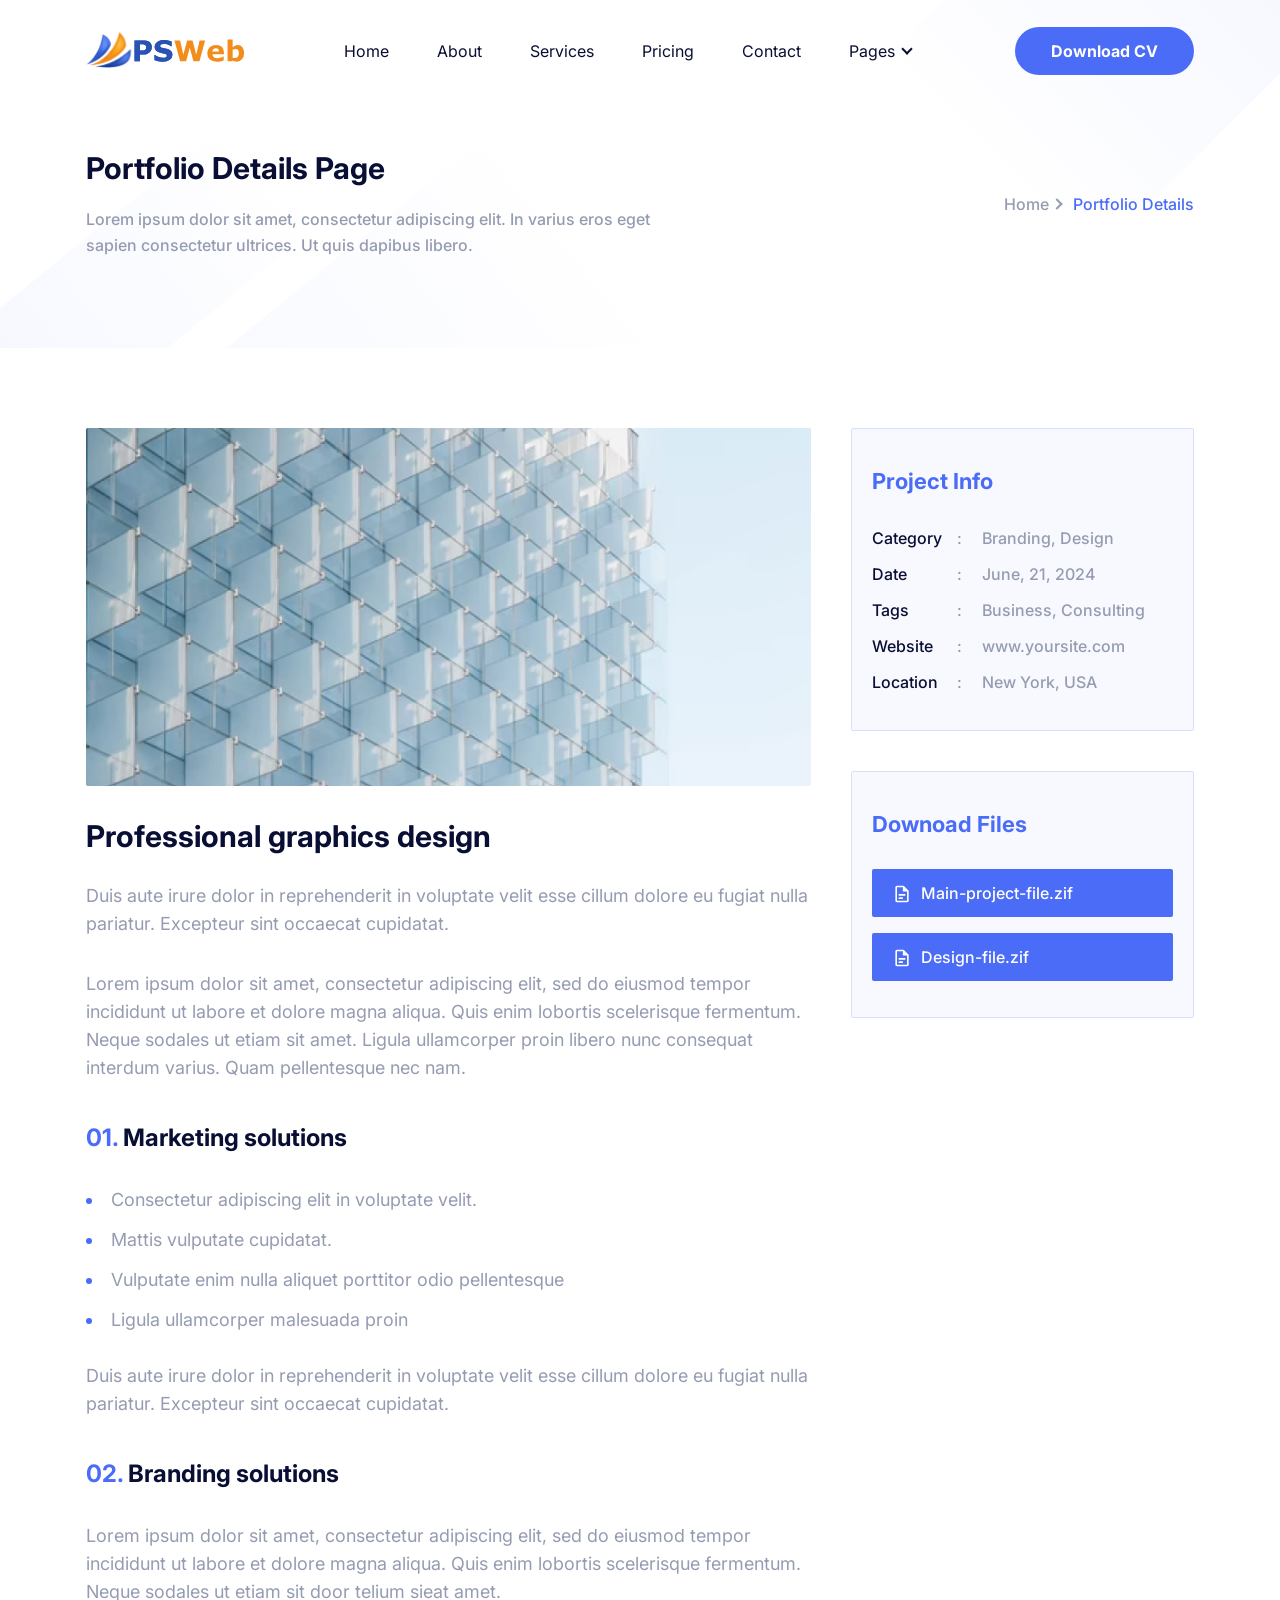
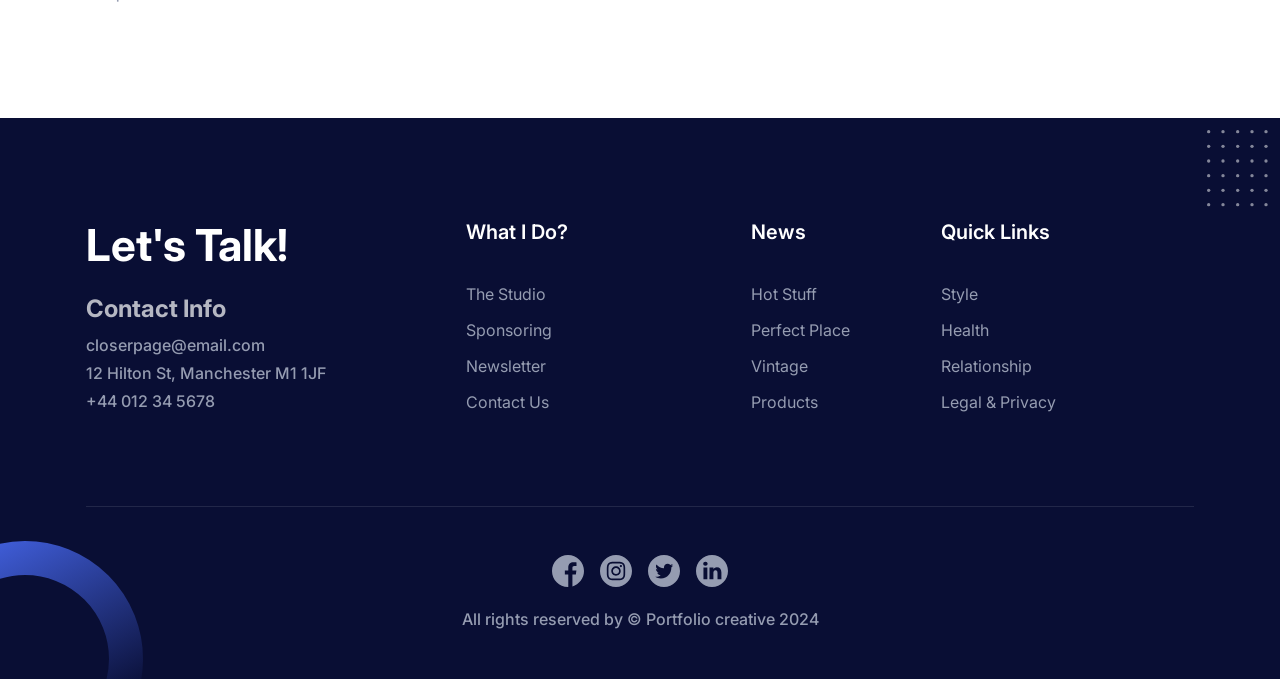
<file: draft/portfolio-details.html>
<!DOCTYPE html>
<html lang="en">
  <head>
    <meta charset="UTF-8" />
    <meta http-equiv="X-UA-Compatible" content="IE=edge" />
    <meta name="viewport" content="width=device-width, initial-scale=1.0" />
    <title>Portfolio Details | Personal Portfolio Template</title>
  <link rel="icon" href="favicon.ico"><link href="style.css" rel="stylesheet"></head>
  <body>
    <!-- ====== Navbar Section Start -->
    <header class="header bg-transparent absolute top-0 left-0 z-40 w-full flex items-center transition">
      <div class="container">
        <div class="flex mx-[-16px] items-center justify-between relative">
          <div class="px-4 w-60 max-w-full">
            <a href="index.html" class="header-logo w-full block py-6 lg:py-8">
              <img src="src/images/logo/logo.svg" alt="logo" class="w-full" />
            </a>
          </div>
          <div class="flex px-4 justify-between items-center w-full">
            <div>
              <button
                id="navbarToggler"
                name="navbarToggler"
                aria-label="navbarToggler"
                class="block absolute right-4 top-1/2 translate-y-[-50%] lg:hidden focus:ring-2 ring-primary px-3 py-[6px] rounded-lg"
              >
                <span class="relative w-[30px] h-[2px] my-[6px] block bg-dark"></span>
                <span class="relative w-[30px] h-[2px] my-[6px] block bg-dark"></span>
                <span class="relative w-[30px] h-[2px] my-[6px] block bg-dark"></span>
              </button>
              <nav
                id="navbarCollapse"
                class="absolute py-5 lg:py-0 lg:px-4 xl:px-6 bg-white lg:bg-transparent shadow-lg rounded-lg max-w-[250px] w-full lg:max-w-full lg:w-full right-4 top-full hidden lg:block lg:static lg:shadow-none"
              >
                <ul class="blcok lg:flex">
                  <li class="relative group">
                    <a href="/#home" class="menu-scroll text-base text-black group-hover:text-primary py-2 lg:py-6 lg:inline-flex lg:px-0 flex mx-8 lg:mr-0"> Home </a>
                  </li>
                  <li class="relative group">
                    <a
                      href="/#about"
                      class="menu-scroll text-base text-black group-hover:text-primary py-2 lg:py-6 lg:inline-flex lg:px-0 flex mx-8 lg:mr-0 lg:ml-8 xl:ml-12"
                    >
                      About
                    </a>
                  </li>
                  <li class="relative group">
                    <a
                      href="/#services"
                      class="menu-scroll text-base text-black group-hover:text-primary py-2 lg:py-6 lg:inline-flex lg:px-0 flex mx-8 lg:mr-0 lg:ml-8 xl:ml-12"
                    >
                      Services
                    </a>
                  </li>
                  <li class="relative group">
                    <a
                      href="/#pricing"
                      class="menu-scroll text-base text-black group-hover:text-primary py-2 lg:py-6 lg:inline-flex lg:px-0 flex mx-8 lg:mr-0 lg:ml-8 xl:ml-12"
                    >
                      Pricing
                    </a>
                  </li>
                  <li class="relative group">
                    <a
                      href="/#contact"
                      class="menu-scroll text-base text-black group-hover:text-primary py-2 lg:py-6 lg:inline-flex lg:px-0 flex mx-8 lg:mr-0 lg:ml-8 xl:ml-12"
                    >
                      Contact
                    </a>
                  </li>
                  <li class="relative group submenu-item">
                    <a
                      href="javascript:void(0)"
                      class="text-base text-black group-hover:text-primary py-2 lg:py-6 lg:inline-flex lg:pl-0 lg:pr-4 flex mx-8 lg:mr-0 lg:ml-8 xl:ml-12 relative after:absolute after:w-2 after:h-2 after:border-b-2 after:border-r-2 after:border-current after:rotate-45 lg:after:right-0 after:right-1 after:top-1/2 after:translate-y-[-50%] after:mt-[-2px]"
                    >
                      Pages
                    </a>
                    <div
                      class="submenu hidden relative lg:absolute w-[250px] top-full lg:top-[110%] left-0 rounded-sm lg:shadow-lg p-4 lg:block lg:opacity-0 lg:invisible group-hover:opacity-100 lg:group-hover:visible lg:group-hover:top-full bg-white transition-[top] duration-300"
                    >
                      <a href="portfolio-details.html" class="block text-sm text-black rounded hover:text-primary py-[10px] px-4"> Portfolio Details Page </a>

                      <a href="blog-grids.html" class="block text-sm text-black rounded hover:text-primary py-[10px] px-4"> Blog Grids Page </a>
                      <a href="blog-details.html" class="block text-sm text-black rounded hover:text-primary py-[10px] px-4"> Blog Details Page </a>
                    </div>
                  </li>
                </ul>
              </nav>
            </div>
            <div class="sm:flex justify-end hidden pr-16 lg:pr-0">
              <a
                href="#contact"
                class="text-base font-bold text-white bg-primary rounded-full py-3 px-8 md:px-9 lg:px-8 xl:px-9 hover:shadow-signUp hover:bg-opacity-90 transition ease-in-out duration-300"
              >
                Download CV
              </a>
            </div>
          </div>
        </div>
      </div>
    </header>
    <!-- ====== Navbar Section End -->

    <!-- ====== Page Title Section Start -->
    <section class="relative z-10 pt-[150px] pb-[90px] mb-20 overflow-hidden">
      <div class="container">
        <div class="flex flex-wrap items-center mx-[-16px]">
          <div class="w-full md:w-8/12 lg:w-7/12 px-4">
            <div class="max-w-[570px] mb-12 md:mb-0">
              <h1 class="font-bold text-black text-2xl sm:text-3xl mb-5">Portfolio Details Page</h1>
              <p class="font-medium text-base text-body-color leading-relaxed">
                Lorem ipsum dolor sit amet, consectetur adipiscing elit. In varius eros eget sapien consectetur ultrices. Ut quis dapibus libero.
              </p>
            </div>
          </div>
          <div class="w-full md:w-4/12 lg:w-5/12 px-4">
            <div class="text-end">
              <ul class="flex items-center md:justify-end">
                <li class="flex items-center">
                  <a href="index.html" class="font-medium text-base text-body-color pr-1 hover:text-primary"> Home </a>
                  <span class="block w-2 h-2 border-t-2 border-r-2 border-body-color rotate-45 mr-3"></span>
                </li>
                <li class="font-medium text-base text-primary">Portfolio Details</li>
              </ul>
            </div>
          </div>
        </div>
      </div>
      <div>
        <span class="absolute bottom-0 left-0 z-[-1]">
          <svg width="730" height="206" viewBox="0 0 730 206" fill="none" xmlns="http://www.w3.org/2000/svg">
            <rect opacity="0.08" width="136.991" height="563.705" transform="matrix(0.632736 0.774368 0.774368 -0.632736 -201.278 330.677)" fill="url(#paint0_linear_0:1)" />
            <rect opacity="0.05" width="345.355" height="563.705" transform="matrix(0.632736 0.774368 0.774368 -0.632736 74 330.677)" fill="url(#paint1_linear_0:1)" />
            <defs>
              <linearGradient id="paint0_linear_0:1" x1="68.4956" y1="0" x2="68.4956" y2="563.705" gradientUnits="userSpaceOnUse">
                <stop stop-color="#4A6CF7" />
                <stop offset="1" stop-color="#4A6CF7" stop-opacity="0" />
              </linearGradient>
              <linearGradient id="paint1_linear_0:1" x1="172.678" y1="0" x2="172.678" y2="563.705" gradientUnits="userSpaceOnUse">
                <stop stop-color="#4A6CF7" />
                <stop offset="1" stop-color="#4A6CF7" stop-opacity="0" />
              </linearGradient>
            </defs>
          </svg>
        </span>
        <span class="absolute top-0 right-0 z-[-1]">
          <svg width="405" height="206" viewBox="0 0 405 206" fill="none" xmlns="http://www.w3.org/2000/svg">
            <rect opacity="0.08" width="289.718" height="563.705" transform="matrix(-0.707107 -0.707107 -0.707107 0.707107 603.461 -125.138)" fill="url(#paint0_linear_54:595)" />
            <defs>
              <linearGradient id="paint0_linear_54:595" x1="144.859" y1="0" x2="144.859" y2="563.705" gradientUnits="userSpaceOnUse">
                <stop stop-color="#4A6CF7" />
                <stop offset="1" stop-color="#4A6CF7" stop-opacity="0" />
              </linearGradient>
            </defs>
          </svg>
        </span>
      </div>
    </section>
    <!-- ====== Page Title Section End -->

    <!-- ====== Blog Section Start -->
    <section class="pb-20">
      <div class="container">
        <div class="flex flex-wrap -mx-5">
          <div class="w-full lg:w-8/12 px-5">
            <div>
              <div class="rounded-sm mb-8">
                <img src="src/images/portfolio/portfolio-details.jpg" alt="image" class="w-full object-cover object-center" />
              </div>
              <h3 class="font-bold text-black text-2xl sm:text-4xl lg:text-3xl mb-7">Professional graphics design</h3>
              <p class="text-base sm:text-lg lg:text-base xl:text-lg text-body-color mb-8">
                Duis aute irure dolor in reprehenderit in voluptate velit esse cillum dolore eu fugiat nulla pariatur. Excepteur sint occaecat cupidatat.
              </p>
              <p class="text-base sm:text-lg lg:text-base xl:text-lg text-body-color mb-10">
                Lorem ipsum dolor sit amet, consectetur adipiscing elit, sed do eiusmod tempor incididunt ut labore et dolore magna aliqua. Quis enim lobortis scelerisque fermentum. Neque sodales ut
                etiam sit amet. Ligula ullamcorper proin libero nunc consequat interdum varius. Quam pellentesque nec nam.
              </p>
              <h4 class="font-bold text-xl sm:text-2xl lg:text-xl xl:text-2xl text-black mb-8"><span class="text-primary">01.</span> Marketing solutions</h4>
              <ul class="list list-inside list-disc mb-7">
                <li class="text-base sm:text-lg lg:text-base xl:text-lg text-primary mb-3">
                  <span class="text-body-color"> Consectetur adipiscing elit in voluptate velit. </span>
                </li>
                <li class="text-base sm:text-lg lg:text-base xl:text-lg text-primary mb-3">
                  <span class="text-body-color"> Mattis vulputate cupidatat. </span>
                </li>
                <li class="text-base sm:text-lg lg:text-base xl:text-lg text-primary mb-3">
                  <span class="text-body-color"> Vulputate enim nulla aliquet porttitor odio pellentesque </span>
                </li>
                <li class="text-base sm:text-lg lg:text-base xl:text-lg text-primary mb-3">
                  <span class="text-body-color"> Ligula ullamcorper malesuada proin </span>
                </li>
              </ul>
              <p class="text-base sm:text-lg lg:text-base xl:text-lg text-body-color mb-10">
                Duis aute irure dolor in reprehenderit in voluptate velit esse cillum dolore eu fugiat nulla pariatur. Excepteur sint occaecat cupidatat.
              </p>
              <h4 class="font-bold text-xl sm:text-2xl lg:text-xl xl:text-2xl text-black mb-8"><span class="text-primary">02.</span> Branding solutions</h4>
              <p class="text-base sm:text-lg lg:text-base xl:text-lg text-body-color mb-8">
                Lorem ipsum dolor sit amet, consectetur adipiscing elit, sed do eiusmod tempor incididunt ut labore et dolore magna aliqua. Quis enim lobortis scelerisque fermentum. Neque sodales ut
                etiam sit door telium sieat amet.
              </p>
            </div>
          </div>
          <div class="w-full lg:w-4/12 px-5">
            <div class="bg-[#F8F9FF] border border-[#D7DFFF] py-9 px-6 sm:p-9 lg:px-6 xl:px-5 rounded-sm mb-10">
              <h3 class="font-bold text-primary text-[22px] mb-7">Project Info</h3>
              <ul>
                <li class="flex lg:flex-wrap xl:flex-nowrap mb-3">
                  <span class="max-w-[90px] w-full font-medium text-black text-base flex justify-between">
                    Category
                    <span class="text-body-color">:</span>
                  </span>
                  <span class="w-full font-medium text-body-color text-base pl-5 lg:pl-0 xl:pl-5"> Branding, Design </span>
                </li>
                <li class="flex lg:flex-wrap xl:flex-nowrap mb-3">
                  <span class="max-w-[90px] w-full font-medium text-black text-base flex justify-between">
                    Date
                    <span class="text-body-color">:</span>
                  </span>
                  <span class="w-full font-medium text-body-color text-base pl-5 lg:pl-0 xl:pl-5"> June, 21, 2024 </span>
                </li>
                <li class="flex lg:flex-wrap xl:flex-nowrap mb-3">
                  <span class="max-w-[90px] w-full font-medium text-black text-base flex justify-between">
                    Tags
                    <span class="text-body-color">:</span>
                  </span>
                  <span class="w-full font-medium text-body-color text-base pl-5 lg:pl-0 xl:pl-5"> Business, Consulting </span>
                </li>
                <li class="flex lg:flex-wrap xl:flex-nowrap mb-3">
                  <span class="max-w-[90px] w-full font-medium text-black text-base flex justify-between">
                    Website
                    <span class="text-body-color">:</span>
                  </span>
                  <span class="w-full font-medium text-body-color text-base pl-5 lg:pl-0 xl:pl-5"> www.yoursite.com </span>
                </li>
                <li class="flex lg:flex-wrap xl:flex-nowrap">
                  <span class="max-w-[90px] w-full font-medium text-black text-base flex justify-between">
                    Location
                    <span class="text-body-color">:</span>
                  </span>
                  <span class="w-full font-medium text-body-color text-base pl-5 lg:pl-0 xl:pl-5"> New York, USA </span>
                </li>
              </ul>
            </div>
            <div class="bg-[#F8F9FF] border border-[#D7DFFF] py-9 px-6 sm:p-9 lg:px-6 xl:px-5 rounded-sm">
              <h3 class="font-bold text-primary text-[22px] mb-7">Downoad Files</h3>
              <ul>
                <li class="flex mb-4">
                  <button class="w-full flex items-center font-medium text-base text-white bg-primary py-3 px-5 rounded-sm">
                    <span class="pr-2">
                      <svg width="21" height="21" viewBox="0 0 21 21" class="fill-current">
                        <path
                          d="M5.00327 2.6569C4.56125 2.65777 4.13767 2.83419 3.82572 3.14736C3.51377 3.46053 3.339 3.88479 3.33986 4.32682L3.3659 17.6601C3.36676 18.1022 3.54318 18.5257 3.85635 18.8377C4.16952 19.1496 4.59379 19.3244 5.03581 19.3235L15.0358 19.304C15.4778 19.3032 15.9014 19.1267 16.2134 18.8136C16.5253 18.5004 16.7001 18.0761 16.6992 17.6341L16.6797 7.63411L11.6699 2.64389L5.00327 2.6569ZM5.00653 4.32357L10.8398 4.31218L10.848 8.47884L15.0146 8.4707L15.0325 17.6374L5.03256 17.6569L5.00653 4.32357ZM6.68621 10.987L6.68946 12.6536L13.3561 12.6406L13.3529 10.9739L6.68621 10.987ZM6.69271 14.3203L6.69597 15.987L10.8626 15.9788L10.8594 14.3122L6.69271 14.3203Z"
                        />
                      </svg>
                    </span>
                    <span> Main-project-file.zif </span>
                  </button>
                </li>
                <li class="flex">
                  <button class="w-full flex items-center font-medium text-base text-white bg-primary py-3 px-5 rounded-sm">
                    <span class="pr-2">
                      <svg width="21" height="21" viewBox="0 0 21 21" class="fill-current">
                        <path
                          d="M5.00327 2.6569C4.56125 2.65777 4.13767 2.83419 3.82572 3.14736C3.51377 3.46053 3.339 3.88479 3.33986 4.32682L3.3659 17.6601C3.36676 18.1022 3.54318 18.5257 3.85635 18.8377C4.16952 19.1496 4.59379 19.3244 5.03581 19.3235L15.0358 19.304C15.4778 19.3032 15.9014 19.1267 16.2134 18.8136C16.5253 18.5004 16.7001 18.0761 16.6992 17.6341L16.6797 7.63411L11.6699 2.64389L5.00327 2.6569ZM5.00653 4.32357L10.8398 4.31218L10.848 8.47884L15.0146 8.4707L15.0325 17.6374L5.03256 17.6569L5.00653 4.32357ZM6.68621 10.987L6.68946 12.6536L13.3561 12.6406L13.3529 10.9739L6.68621 10.987ZM6.69271 14.3203L6.69597 15.987L10.8626 15.9788L10.8594 14.3122L6.69271 14.3203Z"
                        />
                      </svg>
                    </span>
                    <span> Design-file.zif </span>
                  </button>
                </li>
              </ul>
            </div>
          </div>
        </div>
      </div>
    </section>
    <!-- ====== Blog Section End -->

    <!-- ====== Footer Section Start  -->
    <footer class="bg-black pt-[100px] pb-12 relative z-10">
      <div class="container">
        <div class="flex flex-wrap -mx-4">
          <div class="w-full md:w-1/2 lg:w-4/12 px-4">
            <div class="mb-10">
              <h2 class="font-bold text-white text-[44px] leading-tight mb-5">Let's Talk!</h2>
              <h3 class="font-bold text-white opacity-70 text-2xl mb-2">Contact Info</h3>
              <p class="font-medium text-base text-body-color mb-1">closerpage@email.com</p>
              <p class="font-medium text-base text-body-color mb-1">12 Hilton St, Manchester M1 1JF</p>
              <p class="font-medium text-base text-body-color mb-1">+44 012 34 5678</p>
            </div>
          </div>
          <div class="w-full md:w-1/2 lg:w-3/12 px-4">
            <div class="mb-10">
              <h3 class="font-semibold text-white text-xl mb-9">What I Do?</h3>
              <ul>
                <li>
                  <a href="javascript:void(0)" class="inline-block text-base text-body-color mb-3 hover:text-primary"> The Studio </a>
                </li>
                <li>
                  <a href="javascript:void(0)" class="inline-block text-base text-body-color mb-3 hover:text-primary"> Sponsoring </a>
                </li>
                <li>
                  <a href="javascript:void(0)" class="inline-block text-base text-body-color mb-3 hover:text-primary"> Newsletter </a>
                </li>
                <li>
                  <a href="javascript:void(0)" class="inline-block text-base text-body-color mb-3 hover:text-primary"> Contact Us </a>
                </li>
              </ul>
            </div>
          </div>
          <div class="w-full md:w-1/2 lg:w-2/12 px-4">
            <div class="mb-10">
              <h3 class="font-semibold text-white text-xl mb-9">News</h3>
              <ul>
                <li>
                  <a href="javascript:void(0)" class="inline-block text-base text-body-color mb-3 hover:text-primary"> Hot Stuff </a>
                </li>
                <li>
                  <a href="javascript:void(0)" class="inline-block text-base text-body-color mb-3 hover:text-primary"> Perfect Place </a>
                </li>
                <li>
                  <a href="javascript:void(0)" class="inline-block text-base text-body-color mb-3 hover:text-primary"> Vintage </a>
                </li>
                <li>
                  <a href="javascript:void(0)" class="inline-block text-base text-body-color mb-3 hover:text-primary"> Products </a>
                </li>
              </ul>
            </div>
          </div>
          <div class="w-full md:w-1/2 lg:w-3/12 px-4">
            <div class="mb-10">
              <h3 class="font-semibold text-white text-xl mb-9">Quick Links</h3>
              <ul>
                <li>
                  <a href="javascript:void(0)" class="inline-block text-base text-body-color mb-3 hover:text-primary"> Style </a>
                </li>
                <li>
                  <a href="javascript:void(0)" class="inline-block text-base text-body-color mb-3 hover:text-primary"> Health </a>
                </li>
                <li>
                  <a href="javascript:void(0)" class="inline-block text-base text-body-color mb-3 hover:text-primary"> Relationship </a>
                </li>
                <li>
                  <a href="javascript:void(0)" class="inline-block text-base text-body-color mb-3 hover:text-primary"> Legal & Privacy </a>
                </li>
              </ul>
            </div>
          </div>
        </div>

        <div class="mt-10 pt-12 border-t border-white border-opacity-10">
          <div class="flex items-center justify-center mb-5">
            <a
              href="javascript:void(0)"
              class="flex items-center justify-center w-8 h-8 founded-full mx-2 text-body-color hover:text-primary"
              aria-label="social-link"
              name="social-link"
            >
              <svg width="32" height="32" viewBox="0 0 32 32" class="fill-current" xmlns="http://www.w3.org/2000/svg">
                <path
                  d="M32 16C32 7.1625 24.8375 0 16 0C7.1625 0 0 7.1625 0 16C0 24.8375 7.1625 32 16 32C16.0938 32 16.1875 32 16.2812 31.9937V19.5438H12.8438V15.5375H16.2812V12.5875C16.2812 9.16875 18.3688 7.30625 21.4188 7.30625C22.8813 7.30625 24.1375 7.4125 24.5 7.4625V11.0375H22.4C20.7437 11.0375 20.4188 11.825 20.4188 12.9812V15.5312H24.3875L23.8687 19.5375H20.4188V31.3813C27.1063 29.4625 32 23.3062 32 16Z"
                />
              </svg>
            </a>
            <a
              href="javascript:void(0)"
              class="flex items-center justify-center w-8 h-8 founded-full mx-2 text-body-color hover:text-primary"
              aria-label="social-link"
              name="social-link"
            >
              <svg width="32" height="32" viewBox="0 0 32 32" class="fill-current">
                <path
                  d="M19.0625 16C19.0625 17.6914 17.6914 19.0625 16 19.0625C14.3086 19.0625 12.9375 17.6914 12.9375 16C12.9375 14.3086 14.3086 12.9375 16 12.9375C17.6914 12.9375 19.0625 14.3086 19.0625 16Z"
                />
                <path
                  d="M23.1621 10.5813C23.0149 10.1824 22.78 9.82129 22.4749 9.5249C22.1785 9.21973 21.8176 8.98486 21.4185 8.83765C21.0947 8.71191 20.6084 8.56226 19.7126 8.52148C18.7437 8.47729 18.4531 8.46777 16 8.46777C13.5466 8.46777 13.2561 8.47705 12.2874 8.52124C11.3916 8.56226 10.905 8.71191 10.5815 8.83765C10.1824 8.98486 9.82129 9.21973 9.52515 9.5249C9.21997 9.82129 8.98511 10.1821 8.83765 10.5813C8.71191 10.905 8.56226 11.3916 8.52148 12.2874C8.47729 13.2561 8.46777 13.5466 8.46777 16C8.46777 18.4531 8.47729 18.7437 8.52148 19.7126C8.56226 20.6084 8.71191 21.0947 8.83765 21.4185C8.98511 21.8176 9.21973 22.1785 9.5249 22.4749C9.82129 22.78 10.1821 23.0149 10.5813 23.1621C10.905 23.2881 11.3916 23.4377 12.2874 23.4785C13.2561 23.5227 13.5464 23.532 15.9998 23.532C18.4534 23.532 18.7439 23.5227 19.7124 23.4785C20.6082 23.4377 21.0947 23.2881 21.4185 23.1621C22.2197 22.853 22.853 22.2197 23.1621 21.4185C23.2878 21.0947 23.4375 20.6084 23.4785 19.7126C23.5227 18.7437 23.532 18.4531 23.532 16C23.532 13.5466 23.5227 13.2561 23.4785 12.2874C23.4377 11.3916 23.2881 10.905 23.1621 10.5813ZM16 20.7175C13.3943 20.7175 11.282 18.6055 11.282 15.9998C11.282 13.394 13.3943 11.282 16 11.282C18.6055 11.282 20.7178 13.394 20.7178 15.9998C20.7178 18.6055 18.6055 20.7175 16 20.7175ZM20.9043 12.198C20.2954 12.198 19.8018 11.7043 19.8018 11.0955C19.8018 10.4866 20.2954 9.99292 20.9043 9.99292C21.5132 9.99292 22.0068 10.4866 22.0068 11.0955C22.0066 11.7043 21.5132 12.198 20.9043 12.198Z"
                />
                <path
                  d="M16 0C7.16479 0 0 7.16479 0 16C0 24.8352 7.16479 32 16 32C24.8352 32 32 24.8352 32 16C32 7.16479 24.8352 0 16 0ZM25.1321 19.7878C25.0876 20.7659 24.9321 21.4336 24.7051 22.0181C24.2278 23.2522 23.2522 24.2278 22.0181 24.7051C21.4338 24.9321 20.7659 25.0874 19.7881 25.1321C18.8083 25.1768 18.4954 25.1875 16.0002 25.1875C13.5049 25.1875 13.1921 25.1768 12.2122 25.1321C11.2344 25.0874 10.5664 24.9321 9.98218 24.7051C9.3689 24.4744 8.81372 24.1128 8.35474 23.6453C7.88745 23.1865 7.52588 22.6311 7.29517 22.0181C7.06812 21.4338 6.9126 20.7659 6.86816 19.7881C6.823 18.8081 6.8125 18.4951 6.8125 16C6.8125 13.5049 6.823 13.1919 6.86792 12.2122C6.91235 11.2341 7.06763 10.5664 7.29468 9.98193C7.52539 9.3689 7.88721 8.81348 8.35474 8.35474C8.81348 7.88721 9.3689 7.52563 9.98193 7.29492C10.5664 7.06787 11.2341 6.9126 12.2122 6.86792C13.1919 6.82324 13.5049 6.8125 16 6.8125C18.4951 6.8125 18.8081 6.82324 19.7878 6.86816C20.7659 6.9126 21.4336 7.06787 22.0181 7.29468C22.6311 7.52539 23.1865 7.88721 23.6455 8.35474C24.1128 8.81372 24.4746 9.3689 24.7051 9.98193C24.9324 10.5664 25.0876 11.2341 25.1323 12.2122C25.177 13.1919 25.1875 13.5049 25.1875 16C25.1875 18.4951 25.177 18.8081 25.1321 19.7878Z"
                />
              </svg>
            </a>
            <a
              href="javascript:void(0)"
              class="flex items-center justify-center w-8 h-8 founded-full mx-2 text-body-color hover:text-primary"
              aria-label="social-link"
              name="social-link"
            >
              <svg width="32" height="32" viewBox="0 0 32 32" class="fill-current">
                <path
                  d="M16 0C7.16479 0 0 7.16479 0 16C0 24.8352 7.16479 32 16 32C24.8352 32 32 24.8352 32 16C32 7.16479 24.8352 0 16 0ZM23.3054 12.4751C23.3125 12.6326 23.3159 12.7908 23.3159 12.9497C23.3159 17.8025 19.6221 23.3984 12.8669 23.3987H12.8672H12.8669C10.793 23.3987 8.86304 22.7908 7.23779 21.749C7.52515 21.783 7.81763 21.7998 8.11377 21.7998C9.83447 21.7998 11.418 21.2129 12.675 20.2278C11.0674 20.198 9.71191 19.1362 9.24414 17.677C9.46802 17.72 9.69824 17.7434 9.93433 17.7434C10.2695 17.7434 10.5942 17.6982 10.9028 17.614C9.22241 17.2776 7.95654 15.7925 7.95654 14.0142C7.95654 13.9976 7.95654 13.9827 7.95703 13.9673C8.4519 14.2424 9.01782 14.408 9.62036 14.4265C8.63428 13.7686 7.98608 12.6438 7.98608 11.3696C7.98608 10.6968 8.16797 10.0664 8.4834 9.52368C10.2944 11.7458 13.001 13.2073 16.0532 13.3608C15.9902 13.0918 15.9578 12.8115 15.9578 12.5234C15.9578 10.4961 17.6025 8.85132 19.6306 8.85132C20.687 8.85132 21.6411 9.29785 22.3113 10.0117C23.1479 9.84668 23.9336 9.54102 24.6433 9.12036C24.3687 9.97754 23.7866 10.6968 23.0283 11.1516C23.7712 11.0627 24.4792 10.8657 25.1372 10.5732C24.6458 11.3098 24.0225 11.9568 23.3054 12.4751Z"
                />
              </svg>
            </a>
            <a
              href="javascript:void(0)"
              class="flex items-center justify-center w-8 h-8 founded-full mx-2 text-body-color hover:text-primary"
              aria-label="social-link"
              name="social-link"
            >
              <svg width="32" height="32" viewBox="0 0 32 32" class="fill-current">
                <path
                  d="M16 0C7.16479 0 0 7.16479 0 16C0 24.8352 7.16479 32 16 32C24.8352 32 32 24.8352 32 16C32 7.16479 24.8352 0 16 0ZM11.3506 24.1875H7.45386V12.4641H11.3506V24.1875ZM9.40234 10.8633H9.37695C8.06934 10.8633 7.22363 9.96313 7.22363 8.83813C7.22363 7.68774 8.09521 6.8125 9.42822 6.8125C10.7612 6.8125 11.5815 7.68774 11.6069 8.83813C11.6069 9.96313 10.7612 10.8633 9.40234 10.8633ZM25.4014 24.1875H21.5051V17.9158C21.5051 16.3396 20.9409 15.2646 19.531 15.2646C18.4546 15.2646 17.8135 15.9897 17.5317 16.6897C17.4287 16.9402 17.4036 17.2903 17.4036 17.6406V24.1875H13.5071C13.5071 24.1875 13.5581 13.564 13.5071 12.4641H17.4036V14.124C17.9214 13.3252 18.8479 12.189 20.9153 12.189C23.479 12.189 25.4014 13.8645 25.4014 17.4653V24.1875Z"
                />
              </svg>
            </a>
          </div>
          <p class="font-medium text-base text-body-color text-center">All rights reserved by © Portfolio creative 2024</p>
        </div>
      </div>

      <div class="absolute left-0 bottom-0 -z-1" aria-label="shape" name="shape">
        <span class="hidden">shape</span>
        <svg width="143" height="138" viewBox="0 0 143 138" fill="none" xmlns="http://www.w3.org/2000/svg">
          <circle cx="25" cy="118" r="101" stroke="url(#paint0_linear_52:83)" stroke-width="34" />
          <defs>
            <linearGradient id="paint0_linear_52:83" x1="-12.7969" y1="-37.3359" x2="99.2109" y2="173.773" gradientUnits="userSpaceOnUse">
              <stop stop-color="#4A6CF7" />
              <stop offset="1" stop-color="#4A6CF7" stop-opacity="0" />
            </linearGradient>
          </defs>
        </svg>
      </div>
      <div class="absolute right-3 top-3 -z-1" aria-label="shape" name="shape">
        <span class="hidden">shape</span>
        <svg width="61" height="77" viewBox="0 0 61 77" fill="none" xmlns="http://www.w3.org/2000/svg">
          <g opacity="0.5">
            <circle cx="45.0001" cy="1.66667" r="1.66667" transform="rotate(90 45.0001 1.66667)" fill="white" />
            <circle cx="16.0001" cy="1.66667" r="1.66667" transform="rotate(90 16.0001 1.66667)" fill="white" />
            <circle cx="59.0001" cy="1.66667" r="1.66667" transform="rotate(90 59.0001 1.66667)" fill="white" />
            <circle cx="30.6668" cy="1.66667" r="1.66667" transform="rotate(90 30.6668 1.66667)" fill="white" />
            <circle cx="1.66683" cy="1.66667" r="1.66667" transform="rotate(90 1.66683 1.66667)" fill="white" />
            <circle cx="45.0001" cy="16.3332" r="1.66667" transform="rotate(90 45.0001 16.3332)" fill="white" />
            <circle cx="16.0001" cy="16.3332" r="1.66667" transform="rotate(90 16.0001 16.3332)" fill="white" />
            <circle cx="59.0001" cy="16.3332" r="1.66667" transform="rotate(90 59.0001 16.3332)" fill="white" />
            <circle cx="30.6668" cy="16.3332" r="1.66667" transform="rotate(90 30.6668 16.3332)" fill="white" />
            <circle cx="1.66683" cy="16.3332" r="1.66667" transform="rotate(90 1.66683 16.3332)" fill="white" />
            <circle cx="45.0001" cy="31.0002" r="1.66667" transform="rotate(90 45.0001 31.0002)" fill="white" />
            <circle cx="45.0001" cy="74.6667" r="1.66667" transform="rotate(90 45.0001 74.6667)" fill="white" />
            <circle cx="16.0001" cy="31.0002" r="1.66667" transform="rotate(90 16.0001 31.0002)" fill="white" />
            <circle cx="16.0001" cy="74.6667" r="1.66667" transform="rotate(90 16.0001 74.6667)" fill="white" />
            <circle cx="59.0001" cy="31.0002" r="1.66667" transform="rotate(90 59.0001 31.0002)" fill="white" />
            <circle cx="59.0001" cy="74.6667" r="1.66667" transform="rotate(90 59.0001 74.6667)" fill="white" />
            <circle cx="30.6668" cy="31.0002" r="1.66667" transform="rotate(90 30.6668 31.0002)" fill="white" />
            <circle cx="30.6668" cy="74.6667" r="1.66667" transform="rotate(90 30.6668 74.6667)" fill="white" />
            <circle cx="1.66683" cy="31.0002" r="1.66667" transform="rotate(90 1.66683 31.0002)" fill="white" />
            <circle cx="1.66683" cy="74.6667" r="1.66667" transform="rotate(90 1.66683 74.6667)" fill="white" />
            <circle cx="45.0001" cy="45.6667" r="1.66667" transform="rotate(90 45.0001 45.6667)" fill="white" />
            <circle cx="16.0001" cy="45.6667" r="1.66667" transform="rotate(90 16.0001 45.6667)" fill="white" />
            <circle cx="59.0001" cy="45.6667" r="1.66667" transform="rotate(90 59.0001 45.6667)" fill="white" />
            <circle cx="30.6668" cy="45.6667" r="1.66667" transform="rotate(90 30.6668 45.6667)" fill="white" />
            <circle cx="1.66683" cy="45.6667" r="1.66667" transform="rotate(90 1.66683 45.6667)" fill="white" />
            <circle cx="45.0001" cy="60.3332" r="1.66667" transform="rotate(90 45.0001 60.3332)" fill="white" />
            <circle cx="16.0001" cy="60.3332" r="1.66667" transform="rotate(90 16.0001 60.3332)" fill="white" />
            <circle cx="59.0001" cy="60.3332" r="1.66667" transform="rotate(90 59.0001 60.3332)" fill="white" />
            <circle cx="30.6668" cy="60.3332" r="1.66667" transform="rotate(90 30.6668 60.3332)" fill="white" />
            <circle cx="1.66683" cy="60.3332" r="1.66667" transform="rotate(90 1.66683 60.3332)" fill="white" />
          </g>
        </svg>
      </div>
    </footer>
    <!-- ====== Footer Section End  -->

    <!-- ====== Back To Top Start -->
    <a
      href="javascript:void(0)"
      class="hidden items-center justify-center bg-primary text-white w-10 h-10 rounded-sm fixed bottom-8 right-8 left-auto z-[999] hover:shadow-signUp transition back-to-top shadow-md"
    >
      <span class="w-3 h-3 border-t border-l border-white rotate-45 mt-[6px]"></span>
    </a>
    <!-- ====== Back To Top End -->
  <script defer src="bundle.js"></script></body>
</html>
</file>
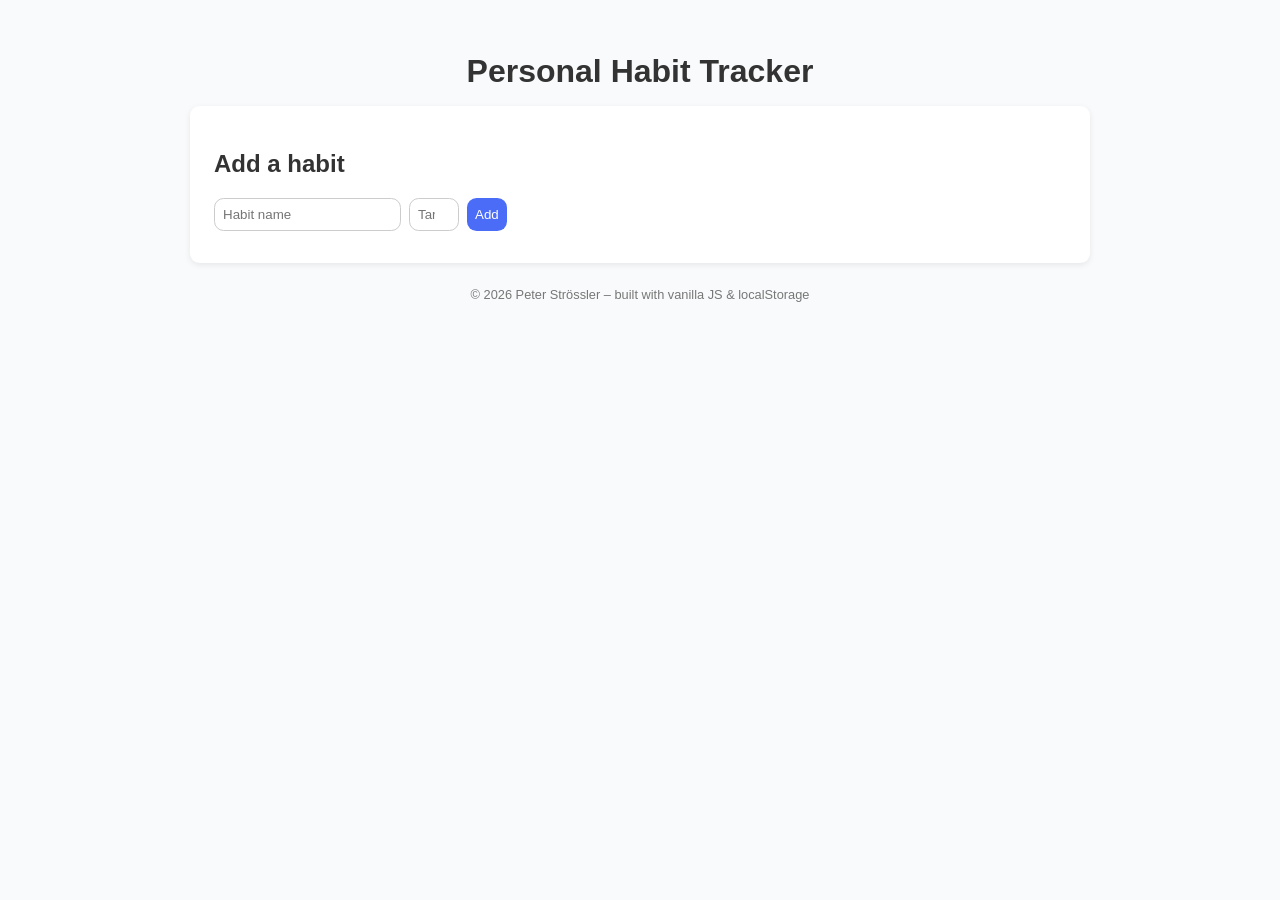
<file: tracker-04/habit_tracker.html>
<!DOCTYPE html>
<html lang="en">
<head>
  <meta charset="UTF-8" />
  <meta name="viewport" content="width=device-width, initial-scale=1.0" />
  <title>Personal Habit Tracker</title>
  <style>
    :root {
      --bg: #f9fafb;
      --card-bg: #fff;
      --primary: #4a6cf7;
      --accent: #ff8800;
      --text: #333;
      --radius: 0.6rem;
      --shadow: 0 2px 6px rgba(0,0,0,0.08);
    }
    body {
      margin: 0;
      font-family: -apple-system, BlinkMacSystemFont, "Segoe UI", Roboto, Helvetica, Arial, sans-serif;
      background: var(--bg);
      color: var(--text);
      display: flex;
      justify-content: center;
      padding: 2rem;
    }
    .container {
      max-width: 900px;
      width: 100%;
    }
    h1 { text-align: center; margin-bottom: 1rem; }
    .card {
      background: var(--card-bg);
      border-radius: var(--radius);
      box-shadow: var(--shadow);
      padding: 1.5rem;
      margin-bottom: 1.5rem;
    }
    .form-group { display: flex; gap: 0.5rem; margin-bottom: 0.5rem; }
    .form-group input, .form-group button {
      padding: 0.5rem;
      border: 1px solid #ccc;
      border-radius: var(--radius);
    }
    .form-group button { background: var(--primary); color: #fff; border: none; cursor: pointer; }
    .habit {
      margin-bottom: 1rem;
    }
    .habit-header {
      display: flex; justify-content: space-between; align-items: center;
    }
    .habit-name { font-weight: 600; }
    .streak { font-size: 0.9rem; color: var(--accent); }
    .grid { display: grid; grid-template-columns: repeat(7, 1fr); gap: 4px; margin-top: 0.5rem; }
    .grid label { display: block; text-align: center; font-size: 0.75rem; }
    .grid input[type="checkbox"] { width: 1rem; height: 1rem; margin: 0 auto; }
    .add-habit { margin-top: 1rem; }
    .footer { text-align: center; font-size: 0.8rem; color: #777; }
  </style>
</head>
<body>
  <div class="container">
    <h1>Personal Habit Tracker</h1>
    <div class="card">
      <h2>Add a habit</h2>
      <div class="form-group">
        <input type="text" id="habitName" placeholder="Habit name" />
        <input type="number" id="habitFreq" placeholder="Target per week" min="1" max="7" />
        <button id="addBtn">Add</button>
      </div>
    </div>

    <div id="habitsContainer"></div>

    <div class="footer">© 2026 Peter Strössler – built with vanilla JS &amp; localStorage</div>
  </div>

  <script>
    // ------- Utility helpers -------
    const today = () => new Date().toISOString().split('T')[0];
    const startOfWeek = (dateStr) => {
      const d = new Date(dateStr);
      const day = d.getDay(); // 0 = Sun, 1 = Mon ...
      const diff = (day + 6) % 7; // shift so Monday = 0
      d.setDate(d.getDate() - diff);
      return d.toISOString().split('T')[0];
    };
    const addDays = (dateStr, n) => {
      const d = new Date(dateStr);
      d.setDate(d.getDate() + n);
      return d.toISOString().split('T')[0];
    };

    // ------- Data handling -------
    const STORAGE_KEY = 'habitTrackerData';
    const loadData = () => JSON.parse(localStorage.getItem(STORAGE_KEY) || '[]');
    const saveData = (data) => localStorage.setItem(STORAGE_KEY, JSON.stringify(data));

    // ------- Rendering -------
    const render = () => {
      const container = document.getElementById('habitsContainer');
      container.innerHTML = '';
      const habits = loadData();
      habits.forEach((habit, idx) => {
        const card = document.createElement('div');
        card.className = 'card habit';
        // header
        const header = document.createElement('div');
        header.className = 'habit-header';
        const title = document.createElement('span');
        title.className = 'habit-name';
        title.textContent = habit.name + ` (target: ${habit.target}/week)`;
        const streak = document.createElement('span');
        streak.className = 'streak';
        streak.textContent = `Streak: ${habit.streak}`;
        const delBtn = document.createElement('button');
        delBtn.textContent = '✖';
        delBtn.style.border = 'none';
        delBtn.style.background = 'transparent';
        delBtn.style.cursor = 'pointer';
        delBtn.title = 'Delete habit';
        delBtn.onclick = () => {
          const data = loadData();
          data.splice(idx, 1);
          saveData(data);
          render();
        };
        header.append(title, streak, delBtn);
        card.appendChild(header);
        // weekly grid
        const grid = document.createElement('div');
        grid.className = 'grid';
        const weekStart = startOfWeek(today());
        for (let i = 0; i < 7; i++) {
          const dayDate = addDays(weekStart, i);
          const checkbox = document.createElement('input');
          checkbox.type = 'checkbox';
          checkbox.checked = habit.history?.[dayDate] || false;
          checkbox.onchange = (e) => {
            const data = loadData();
            const h = data[idx];
            if (!h.history) h.history = {};
            h.history[dayDate] = e.target.checked;
            // recompute streak (consecutive days up to today)
            let streakCount = 0;
            for (let d = today(); ; d = addDays(d, -1)) {
              if (h.history[d]) streakCount++; else break;
            }
            h.streak = streakCount;
            saveData(data);
            render();
          };
          const label = document.createElement('label');
          const dayName = new Date(dayDate).toLocaleDateString('en-US', { weekday: 'short' });
          label.append(dayName, checkbox);
          grid.appendChild(label);
        }
        card.appendChild(grid);
        container.appendChild(card);
      });
    };

    // ------- Add habit -------
    document.getElementById('addBtn').addEventListener('click', () => {
      const name = document.getElementById('habitName').value.trim();
      const target = parseInt(document.getElementById('habitFreq').value, 10);
      if (!name || isNaN(target) || target < 1) {
        alert('Please enter a valid name and target (>=1).');
        return;
      }
      const data = loadData();
      data.push({ name, target, streak: 0, history: {} });
      saveData(data);
      document.getElementById('habitName').value = '';
      document.getElementById('habitFreq').value = '';
      render();
    });

    // initial render
    render();
  </script>
</body>
</html>
</file>
<file: css/style.css>
/* Dark theme landing page */
:root {
  --bg-color: #121212;        /* dark background */
  --text-color: #e0e0e0;      /* light text */
  --primary-blue: #4A6CF7;   /* main accent */
  --accent-orange: #FF8800;  /* secondary accent */
  --font-family: 'Helvetica Neue', Helvetica, Arial, sans-serif;
}

* {
  box-sizing: border-box;
  margin: 0;
  padding: 0;
}

body {
  background: var(--bg-color);
  color: var(--text-color);
  font-family: var(--font-family);
  line-height: 1.6;
}

a { color: var(--primary-blue); text-decoration: none; }

a:hover { text-decoration: underline; }

section { padding: 4rem 1rem; max-width: 1200px; margin: 0 auto; }

/* Hero */
.hero {
  display: flex;
  flex-wrap: wrap;
  align-items: center;
  justify-content: space-between;
}
.hero-content {
  flex: 1 1 300px;
  max-width: 600px;
  padding: 1rem;
}
.hero-title {
  font-size: 3rem;
  color: var(--primary-blue);
  margin-bottom: 0.5rem;
}
.hero-subtitle {
  font-size: 1.5rem;
  margin-bottom: 1rem;
}
.hero-intro { margin-bottom: 1.5rem; }

.cta-btn {
  background: var(--accent-orange);
  color: #fff;
  border: none;
  padding: 0.75rem 1.5rem;
  font-size: 1rem;
  cursor: pointer;
  border-radius: 0.4rem;
  transition: background 0.3s;
}
.cta-btn:hover { background: #e07a00; }

.hero-image {
  flex: 1 1 300px;
  max-width: 600px;
  padding: 1rem;
  text-align: center;
}
.hero-image img { max-width: 100%; height: auto; border-radius: 0.5rem; }

/* About */
.about h2 { font-size: 2rem; color: var(--primary-blue); margin-bottom: 1rem; }
.about p { max-width: 800px; }

/* Contact */
.contact h2 { font-size: 2rem; color: var(--primary-blue); margin-bottom: 1rem; }
#contactForm { display: flex; flex-direction: column; gap: 1rem; max-width: 500px; }
#contactForm input,
#contactForm textarea {
  padding: 0.75rem;
  border: 1px solid #444;
  border-radius: 0.4rem;
  background: #1e1e1e;
  color: var(--text-color);
}
#contactForm button {
  background: var(--primary-blue);
  color: #fff;
  border: none;
  padding: 0.75rem 1.5rem;
  cursor: pointer;
  border-radius: 0.4rem;
  transition: background 0.3s;
}
#contactForm button:hover { background: #3a51c9; }

#formStatus { margin-top: 0.5rem; }
#formStatus.success { color: #28a745; }
#formStatus.error { color: #dc3545; }

@media (max-width: 768px) {
  .hero { flex-direction: column; }
}
</file>
<file: draft/style.css>
/*!***************************************************************************************************************!*\
  !*** css ./node_modules/css-loader/dist/cjs.js!./node_modules/postcss-loader/dist/cjs.js!./src/css/style.css ***!
  \***************************************************************************************************************/
@import url(https://fonts.googleapis.com/css2?family=Inter:wght@100;200;300;400;500;600;700;800;900&display=swap);
/*!***********************************************************************************************************************************************!*\
  !*** css ./node_modules/css-loader/dist/cjs.js!./node_modules/postcss-loader/dist/cjs.js!./node_modules/glightbox/dist/css/glightbox.min.css ***!
  \***********************************************************************************************************************************************/
.glightbox-container{width:100%;height:100%;position:fixed;top:0;left:0;z-index:999999!important;overflow:hidden;touch-action:none;-webkit-text-size-adjust:100%;-moz-text-size-adjust:100%;text-size-adjust:100%;-webkit-backface-visibility:hidden;backface-visibility:hidden;outline:0}.glightbox-container.inactive{display:none}.glightbox-container .gcontainer{position:relative;width:100%;height:100%;z-index:9999;overflow:hidden}.glightbox-container .gslider{transition:transform .4s ease;height:100%;left:0;top:0;width:100%;position:relative;overflow:hidden;display:flex!important;justify-content:center;align-items:center;transform:translate3d(0,0,0)}.glightbox-container .gslide{width:100%;position:absolute;-webkit-user-select:none;-moz-user-select:none;-ms-user-select:none;user-select:none;display:flex;align-items:center;justify-content:center;opacity:0}.glightbox-container .gslide.current{opacity:1;z-index:99999;position:relative}.glightbox-container .gslide.prev{opacity:1;z-index:9999}.glightbox-container .gslide-inner-content{width:100%}.glightbox-container .ginner-container{position:relative;width:100%;display:flex;justify-content:center;flex-direction:column;max-width:100%;margin:auto;height:100vh}.glightbox-container .ginner-container.gvideo-container{width:100%}.glightbox-container .ginner-container.desc-bottom,.glightbox-container .ginner-container.desc-top{flex-direction:column}.glightbox-container .ginner-container.desc-left,.glightbox-container .ginner-container.desc-right{max-width:100%!important}.gslide iframe,.gslide video{outline:0!important;border:none;min-height:165px;-webkit-overflow-scrolling:touch;touch-action:auto}.gslide:not(.current){pointer-events:none}.gslide-image{align-items:center}.gslide-image img{max-height:100vh;display:block;padding:0;float:none;outline:0;border:none;-webkit-user-select:none;-moz-user-select:none;-ms-user-select:none;user-select:none;max-width:100vw;width:auto;height:auto;-o-object-fit:cover;object-fit:cover;touch-action:none;margin:auto;min-width:200px}.desc-bottom .gslide-image img,.desc-top .gslide-image img{width:auto}.desc-left .gslide-image img,.desc-right .gslide-image img{width:auto;max-width:100%}.gslide-image img.zoomable{position:relative}.gslide-image img.dragging{cursor:grabbing!important;transition:none}.gslide-video{position:relative;max-width:100vh;width:100%!important}.gslide-video .plyr__poster-enabled.plyr--loading .plyr__poster{display:none}.gslide-video .gvideo-wrapper{width:100%;margin:auto}.gslide-video::before{content:'';position:absolute;width:100%;height:100%;background:rgba(255,0,0,.34);display:none}.gslide-video.playing::before{display:none}.gslide-video.fullscreen{max-width:100%!important;min-width:100%;height:75vh}.gslide-video.fullscreen video{max-width:100%!important;width:100%!important}.gslide-inline{background:#fff;text-align:left;max-height:calc(100vh - 40px);overflow:auto;max-width:100%;margin:auto}.gslide-inline .ginlined-content{padding:20px;width:100%}.gslide-inline .dragging{cursor:grabbing!important;transition:none}.ginlined-content{overflow:auto;display:block!important;opacity:1}.gslide-external{display:flex;width:100%;min-width:100%;background:#fff;padding:0;overflow:auto;max-height:75vh;height:100%}.gslide-media{display:flex;width:auto}.zoomed .gslide-media{box-shadow:none!important}.desc-bottom .gslide-media,.desc-top .gslide-media{margin:0 auto;flex-direction:column}.gslide-description{position:relative;flex:1 0 100%}.gslide-description.description-left,.gslide-description.description-right{max-width:100%}.gslide-description.description-bottom,.gslide-description.description-top{margin:0 auto;width:100%}.gslide-description p{margin-bottom:12px}.gslide-description p:last-child{margin-bottom:0}.zoomed .gslide-description{display:none}.glightbox-button-hidden{display:none}.glightbox-mobile .glightbox-container .gslide-description{height:auto!important;width:100%;position:absolute;bottom:0;padding:19px 11px;max-width:100vw!important;order:2!important;max-height:78vh;overflow:auto!important;background:linear-gradient(to bottom,rgba(0,0,0,0) 0,rgba(0,0,0,.75) 100%);transition:opacity .3s linear;padding-bottom:50px}.glightbox-mobile .glightbox-container .gslide-title{color:#fff;font-size:1em}.glightbox-mobile .glightbox-container .gslide-desc{color:#a1a1a1}.glightbox-mobile .glightbox-container .gslide-desc a{color:#fff;font-weight:700}.glightbox-mobile .glightbox-container .gslide-desc *{color:inherit}.glightbox-mobile .glightbox-container .gslide-desc .desc-more{color:#fff;opacity:.4}.gdesc-open .gslide-media{transition:opacity .5s ease;opacity:.4}.gdesc-open .gdesc-inner{padding-bottom:30px}.gdesc-closed .gslide-media{transition:opacity .5s ease;opacity:1}.greset{transition:all .3s ease}.gabsolute{position:absolute}.grelative{position:relative}.glightbox-desc{display:none!important}.glightbox-open{overflow:hidden}.gloader{height:25px;width:25px;animation:lightboxLoader .8s infinite linear;border:2px solid #fff;border-right-color:transparent;border-radius:50%;position:absolute;display:block;z-index:9999;left:0;right:0;margin:0 auto;top:47%}.goverlay{width:100%;height:calc(100vh + 1px);position:fixed;top:-1px;left:0;background:#000;will-change:opacity}.glightbox-mobile .goverlay{background:#000}.gclose,.gnext,.gprev{z-index:99999;cursor:pointer;width:26px;height:44px;border:none;display:flex;justify-content:center;align-items:center;flex-direction:column}.gclose svg,.gnext svg,.gprev svg{display:block;width:25px;height:auto;margin:0;padding:0}.gclose.disabled,.gnext.disabled,.gprev.disabled{opacity:.1}.gclose .garrow,.gnext .garrow,.gprev .garrow{stroke:#fff}.gbtn.focused{outline:2px solid #0f3d81}iframe.wait-autoplay{opacity:0}.glightbox-closing .gclose,.glightbox-closing .gnext,.glightbox-closing .gprev{opacity:0!important}.glightbox-clean .gslide-description{background:#fff}.glightbox-clean .gdesc-inner{padding:22px 20px}.glightbox-clean .gslide-title{font-size:1em;font-weight:400;font-family:arial;color:#000;margin-bottom:19px;line-height:1.4em}.glightbox-clean .gslide-desc{font-size:.86em;margin-bottom:0;font-family:arial;line-height:1.4em}.glightbox-clean .gslide-video{background:#000}.glightbox-clean .gclose,.glightbox-clean .gnext,.glightbox-clean .gprev{background-color:rgba(0,0,0,.75);border-radius:4px}.glightbox-clean .gclose path,.glightbox-clean .gnext path,.glightbox-clean .gprev path{fill:#fff}.glightbox-clean .gprev{position:absolute;top:-100%;left:30px;width:40px;height:50px}.glightbox-clean .gnext{position:absolute;top:-100%;right:30px;width:40px;height:50px}.glightbox-clean .gclose{width:35px;height:35px;top:15px;right:10px;position:absolute}.glightbox-clean .gclose svg{width:18px;height:auto}.glightbox-clean .gclose:hover{opacity:1}.gfadeIn{animation:gfadeIn .5s ease}.gfadeOut{animation:gfadeOut .5s ease}.gslideOutLeft{animation:gslideOutLeft .3s ease}.gslideInLeft{animation:gslideInLeft .3s ease}.gslideOutRight{animation:gslideOutRight .3s ease}.gslideInRight{animation:gslideInRight .3s ease}.gzoomIn{animation:gzoomIn .5s ease}.gzoomOut{animation:gzoomOut .5s ease}@keyframes lightboxLoader{0%{transform:rotate(0)}100%{transform:rotate(360deg)}}@keyframes gfadeIn{from{opacity:0}to{opacity:1}}@keyframes gfadeOut{from{opacity:1}to{opacity:0}}@keyframes gslideInLeft{from{opacity:0;transform:translate3d(-60%,0,0)}to{visibility:visible;transform:translate3d(0,0,0);opacity:1}}@keyframes gslideOutLeft{from{opacity:1;visibility:visible;transform:translate3d(0,0,0)}to{transform:translate3d(-60%,0,0);opacity:0;visibility:hidden}}@keyframes gslideInRight{from{opacity:0;visibility:visible;transform:translate3d(60%,0,0)}to{transform:translate3d(0,0,0);opacity:1}}@keyframes gslideOutRight{from{opacity:1;visibility:visible;transform:translate3d(0,0,0)}to{transform:translate3d(60%,0,0);opacity:0}}@keyframes gzoomIn{from{opacity:0;transform:scale3d(.3,.3,.3)}to{opacity:1}}@keyframes gzoomOut{from{opacity:1}50%{opacity:0;transform:scale3d(.3,.3,.3)}to{opacity:0}}@media (min-width:769px){.glightbox-container .ginner-container{width:auto;height:auto;flex-direction:row}.glightbox-container .ginner-container.desc-top .gslide-description{order:0}.glightbox-container .ginner-container.desc-top .gslide-image,.glightbox-container .ginner-container.desc-top .gslide-image img{order:1}.glightbox-container .ginner-container.desc-left .gslide-description{order:0}.glightbox-container .ginner-container.desc-left .gslide-image{order:1}.gslide-image img{max-height:97vh;max-width:100%}.gslide-image img.zoomable{cursor:zoom-in}.zoomed .gslide-image img.zoomable{cursor:grab}.gslide-inline{max-height:95vh}.gslide-external{max-height:100vh}.gslide-description.description-left,.gslide-description.description-right{max-width:275px}.glightbox-open{height:auto}.goverlay{background:rgba(0,0,0,.92)}.glightbox-clean .gslide-media{box-shadow:1px 2px 9px 0 rgba(0,0,0,.65)}.glightbox-clean .description-left .gdesc-inner,.glightbox-clean .description-right .gdesc-inner{position:absolute;height:100%;overflow-y:auto}.glightbox-clean .gclose,.glightbox-clean .gnext,.glightbox-clean .gprev{background-color:rgba(0,0,0,.32)}.glightbox-clean .gclose:hover,.glightbox-clean .gnext:hover,.glightbox-clean .gprev:hover{background-color:rgba(0,0,0,.7)}.glightbox-clean .gprev{top:45%}.glightbox-clean .gnext{top:45%}}@media (min-width:992px){.glightbox-clean .gclose{opacity:.7;right:20px}}@media screen and (max-height:420px){.goverlay{background:#000}}
/*!*****************************************************************************************************************!*\
  !*** css ./node_modules/css-loader/dist/cjs.js!./node_modules/postcss-loader/dist/cjs.js!./src/css/animate.css ***!
  \*****************************************************************************************************************/
@charset "UTF-8";

/*!
 * animate.css -https://daneden.github.io/animate.css/
 * Version - 3.7.2
 * Licensed under the MIT license - http://opensource.org/licenses/MIT
 *
 * Copyright (c) 2019 Daniel Eden
 */

@keyframes fadeIn {
  from {
    opacity: 0;
  }

  to {
    opacity: 1;
  }
}

.fadeIn {
  animation-name: fadeIn;
}

@keyframes fadeInDown {
  from {
    opacity: 0;
    transform: translate3d(0, -20px, 0);
  }

  to {
    opacity: 1;
    transform: translate3d(0, 0, 0);
  }
}

.fadeInDown {
  animation-name: fadeInDown;
}

@keyframes fadeInLeft {
  from {
    opacity: 0;
    transform: translate3d(-20px, 0, 0);
  }

  to {
    opacity: 1;
    transform: translate3d(0, 0, 0);
  }
}

.fadeInLeft {
  animation-name: fadeInLeft;
}

@keyframes fadeInRight {
  from {
    opacity: 0;
    transform: translate3d(20px, 0, 0);
  }

  to {
    opacity: 1;
    transform: translate3d(0, 0, 0);
  }
}

.fadeInRight {
  animation-name: fadeInRight;
}

@keyframes fadeInUp {
  from {
    opacity: 0;
    transform: translate3d(0, 20px, 0);
  }

  to {
    opacity: 1;
    transform: translate3d(0, 0, 0);
  }
}

.fadeInUp {
  animation-name: fadeInUp;
}

.animated {
  animation-duration: 1s;
  animation-fill-mode: both;
}

.animated.infinite {
  animation-iteration-count: infinite;
}

.animated.delay-1s {
  animation-delay: 1s;
}

.animated.delay-2s {
  animation-delay: 2s;
}

.animated.delay-3s {
  animation-delay: 3s;
}

.animated.delay-4s {
  animation-delay: 4s;
}

.animated.delay-5s {
  animation-delay: 5s;
}

.animated.fast {
  animation-duration: 800ms;
}

.animated.faster {
  animation-duration: 500ms;
}

.animated.slow {
  animation-duration: 2s;
}

.animated.slower {
  animation-duration: 3s;
}

@media (print), (prefers-reduced-motion: reduce) {
  .animated {
    animation-duration: 1ms !important;
    transition-duration: 1ms !important;
    animation-iteration-count: 1 !important;
  }
}

/*!*******************************************************************************************************************!*\
  !*** css ./node_modules/css-loader/dist/cjs.js!./node_modules/postcss-loader/dist/cjs.js!./src/css/style.css (1) ***!
  \*******************************************************************************************************************/
/*
! tailwindcss v3.1.8 | MIT License | https://tailwindcss.com
*/

/*
1. Prevent padding and border from affecting element width. (https://github.com/mozdevs/cssremedy/issues/4)
2. Allow adding a border to an element by just adding a border-width. (https://github.com/tailwindcss/tailwindcss/pull/116)
*/

*,
::before,
::after {
  box-sizing: border-box; /* 1 */
  border-width: 0; /* 2 */
  border-style: solid; /* 2 */
  border-color: currentColor; /* 2 */
}

::before,
::after {
  --tw-content: '';
}

/*
1. Use a consistent sensible line-height in all browsers.
2. Prevent adjustments of font size after orientation changes in iOS.
3. Use a more readable tab size.
4. Use the user's configured `sans` font-family by default.
*/

html {
  line-height: 1.5; /* 1 */
  -webkit-text-size-adjust: 100%; /* 2 */
  -moz-tab-size: 4; /* 3 */
  -o-tab-size: 4;
     tab-size: 4; /* 3 */
  font-family: ui-sans-serif, system-ui, -apple-system, BlinkMacSystemFont, "Segoe UI", Roboto, "Helvetica Neue", Arial, "Noto Sans", sans-serif, "Apple Color Emoji", "Segoe UI Emoji", "Segoe UI Symbol", "Noto Color Emoji"; /* 4 */
}

/*
1. Remove the margin in all browsers.
2. Inherit line-height from `html` so users can set them as a class directly on the `html` element.
*/

body {
  margin: 0; /* 1 */
  line-height: inherit; /* 2 */
}

/*
1. Add the correct height in Firefox.
2. Correct the inheritance of border color in Firefox. (https://bugzilla.mozilla.org/show_bug.cgi?id=190655)
3. Ensure horizontal rules are visible by default.
*/

hr {
  height: 0; /* 1 */
  color: inherit; /* 2 */
  border-top-width: 1px; /* 3 */
}

/*
Add the correct text decoration in Chrome, Edge, and Safari.
*/

abbr:where([title]) {
  -webkit-text-decoration: underline dotted;
          text-decoration: underline dotted;
}

/*
Remove the default font size and weight for headings.
*/

h1,
h2,
h3,
h4,
h5,
h6 {
  font-size: inherit;
  font-weight: inherit;
}

/*
Reset links to optimize for opt-in styling instead of opt-out.
*/

a {
  color: inherit;
  text-decoration: inherit;
}

/*
Add the correct font weight in Edge and Safari.
*/

b,
strong {
  font-weight: bolder;
}

/*
1. Use the user's configured `mono` font family by default.
2. Correct the odd `em` font sizing in all browsers.
*/

code,
kbd,
samp,
pre {
  font-family: ui-monospace, SFMono-Regular, Menlo, Monaco, Consolas, "Liberation Mono", "Courier New", monospace; /* 1 */
  font-size: 1em; /* 2 */
}

/*
Add the correct font size in all browsers.
*/

small {
  font-size: 80%;
}

/*
Prevent `sub` and `sup` elements from affecting the line height in all browsers.
*/

sub,
sup {
  font-size: 75%;
  line-height: 0;
  position: relative;
  vertical-align: baseline;
}

sub {
  bottom: -0.25em;
}

sup {
  top: -0.5em;
}

/*
1. Remove text indentation from table contents in Chrome and Safari. (https://bugs.chromium.org/p/chromium/issues/detail?id=999088, https://bugs.webkit.org/show_bug.cgi?id=201297)
2. Correct table border color inheritance in all Chrome and Safari. (https://bugs.chromium.org/p/chromium/issues/detail?id=935729, https://bugs.webkit.org/show_bug.cgi?id=195016)
3. Remove gaps between table borders by default.
*/

table {
  text-indent: 0; /* 1 */
  border-color: inherit; /* 2 */
  border-collapse: collapse; /* 3 */
}

/*
1. Change the font styles in all browsers.
2. Remove the margin in Firefox and Safari.
3. Remove default padding in all browsers.
*/

button,
input,
optgroup,
select,
textarea {
  font-family: inherit; /* 1 */
  font-size: 100%; /* 1 */
  font-weight: inherit; /* 1 */
  line-height: inherit; /* 1 */
  color: inherit; /* 1 */
  margin: 0; /* 2 */
  padding: 0; /* 3 */
}

/*
Remove the inheritance of text transform in Edge and Firefox.
*/

button,
select {
  text-transform: none;
}

/*
1. Correct the inability to style clickable types in iOS and Safari.
2. Remove default button styles.
*/

button,
[type='button'],
[type='reset'],
[type='submit'] {
  -webkit-appearance: button; /* 1 */
  background-color: transparent; /* 2 */
  background-image: none; /* 2 */
}

/*
Use the modern Firefox focus style for all focusable elements.
*/

:-moz-focusring {
  outline: auto;
}

/*
Remove the additional `:invalid` styles in Firefox. (https://github.com/mozilla/gecko-dev/blob/2f9eacd9d3d995c937b4251a5557d95d494c9be1/layout/style/res/forms.css#L728-L737)
*/

:-moz-ui-invalid {
  box-shadow: none;
}

/*
Add the correct vertical alignment in Chrome and Firefox.
*/

progress {
  vertical-align: baseline;
}

/*
Correct the cursor style of increment and decrement buttons in Safari.
*/

::-webkit-inner-spin-button,
::-webkit-outer-spin-button {
  height: auto;
}

/*
1. Correct the odd appearance in Chrome and Safari.
2. Correct the outline style in Safari.
*/

[type='search'] {
  -webkit-appearance: textfield; /* 1 */
  outline-offset: -2px; /* 2 */
}

/*
Remove the inner padding in Chrome and Safari on macOS.
*/

::-webkit-search-decoration {
  -webkit-appearance: none;
}

/*
1. Correct the inability to style clickable types in iOS and Safari.
2. Change font properties to `inherit` in Safari.
*/

::-webkit-file-upload-button {
  -webkit-appearance: button; /* 1 */
  font: inherit; /* 2 */
}

/*
Add the correct display in Chrome and Safari.
*/

summary {
  display: list-item;
}

/*
Removes the default spacing and border for appropriate elements.
*/

blockquote,
dl,
dd,
h1,
h2,
h3,
h4,
h5,
h6,
hr,
figure,
p,
pre {
  margin: 0;
}

fieldset {
  margin: 0;
  padding: 0;
}

legend {
  padding: 0;
}

ol,
ul,
menu {
  list-style: none;
  margin: 0;
  padding: 0;
}

/*
Prevent resizing textareas horizontally by default.
*/

textarea {
  resize: vertical;
}

/*
1. Reset the default placeholder opacity in Firefox. (https://github.com/tailwindlabs/tailwindcss/issues/3300)
2. Set the default placeholder color to the user's configured gray 400 color.
*/

input::-moz-placeholder, textarea::-moz-placeholder {
  opacity: 1; /* 1 */
  color: #9ca3af; /* 2 */
}

input:-ms-input-placeholder, textarea:-ms-input-placeholder {
  opacity: 1; /* 1 */
  color: #9ca3af; /* 2 */
}

input::placeholder,
textarea::placeholder {
  opacity: 1; /* 1 */
  color: #9ca3af; /* 2 */
}

/*
Set the default cursor for buttons.
*/

button,
[role="button"] {
  cursor: pointer;
}

/*
Make sure disabled buttons don't get the pointer cursor.
*/

:disabled {
  cursor: default;
}

/*
1. Make replaced elements `display: block` by default. (https://github.com/mozdevs/cssremedy/issues/14)
2. Add `vertical-align: middle` to align replaced elements more sensibly by default. (https://github.com/jensimmons/cssremedy/issues/14#issuecomment-634934210)
   This can trigger a poorly considered lint error in some tools but is included by design.
*/

img,
svg,
video,
canvas,
audio,
iframe,
embed,
object {
  display: block; /* 1 */
  vertical-align: middle; /* 2 */
}

/*
Constrain images and videos to the parent width and preserve their intrinsic aspect ratio. (https://github.com/mozdevs/cssremedy/issues/14)
*/

img,
video {
  max-width: 100%;
  height: auto;
}

body {
    font-family: "Inter", sans-serif;
  }

*, ::before, ::after{
  --tw-border-spacing-x: 0;
  --tw-border-spacing-y: 0;
  --tw-translate-x: 0;
  --tw-translate-y: 0;
  --tw-rotate: 0;
  --tw-skew-x: 0;
  --tw-skew-y: 0;
  --tw-scale-x: 1;
  --tw-scale-y: 1;
  --tw-pan-x:  ;
  --tw-pan-y:  ;
  --tw-pinch-zoom:  ;
  --tw-scroll-snap-strictness: proximity;
  --tw-ordinal:  ;
  --tw-slashed-zero:  ;
  --tw-numeric-figure:  ;
  --tw-numeric-spacing:  ;
  --tw-numeric-fraction:  ;
  --tw-ring-inset:  ;
  --tw-ring-offset-width: 0px;
  --tw-ring-offset-color: #fff;
  --tw-ring-color: rgb(59 130 246 / 0.5);
  --tw-ring-offset-shadow: 0 0 #0000;
  --tw-ring-shadow: 0 0 #0000;
  --tw-shadow: 0 0 #0000;
  --tw-shadow-colored: 0 0 #0000;
  --tw-blur:  ;
  --tw-brightness:  ;
  --tw-contrast:  ;
  --tw-grayscale:  ;
  --tw-hue-rotate:  ;
  --tw-invert:  ;
  --tw-saturate:  ;
  --tw-sepia:  ;
  --tw-drop-shadow:  ;
  --tw-backdrop-blur:  ;
  --tw-backdrop-brightness:  ;
  --tw-backdrop-contrast:  ;
  --tw-backdrop-grayscale:  ;
  --tw-backdrop-hue-rotate:  ;
  --tw-backdrop-invert:  ;
  --tw-backdrop-opacity:  ;
  --tw-backdrop-saturate:  ;
  --tw-backdrop-sepia:  ;
}

::backdrop{
  --tw-border-spacing-x: 0;
  --tw-border-spacing-y: 0;
  --tw-translate-x: 0;
  --tw-translate-y: 0;
  --tw-rotate: 0;
  --tw-skew-x: 0;
  --tw-skew-y: 0;
  --tw-scale-x: 1;
  --tw-scale-y: 1;
  --tw-pan-x:  ;
  --tw-pan-y:  ;
  --tw-pinch-zoom:  ;
  --tw-scroll-snap-strictness: proximity;
  --tw-ordinal:  ;
  --tw-slashed-zero:  ;
  --tw-numeric-figure:  ;
  --tw-numeric-spacing:  ;
  --tw-numeric-fraction:  ;
  --tw-ring-inset:  ;
  --tw-ring-offset-width: 0px;
  --tw-ring-offset-color: #fff;
  --tw-ring-color: rgb(59 130 246 / 0.5);
  --tw-ring-offset-shadow: 0 0 #0000;
  --tw-ring-shadow: 0 0 #0000;
  --tw-shadow: 0 0 #0000;
  --tw-shadow-colored: 0 0 #0000;
  --tw-blur:  ;
  --tw-brightness:  ;
  --tw-contrast:  ;
  --tw-grayscale:  ;
  --tw-hue-rotate:  ;
  --tw-invert:  ;
  --tw-saturate:  ;
  --tw-sepia:  ;
  --tw-drop-shadow:  ;
  --tw-backdrop-blur:  ;
  --tw-backdrop-brightness:  ;
  --tw-backdrop-contrast:  ;
  --tw-backdrop-grayscale:  ;
  --tw-backdrop-hue-rotate:  ;
  --tw-backdrop-invert:  ;
  --tw-backdrop-opacity:  ;
  --tw-backdrop-saturate:  ;
  --tw-backdrop-sepia:  ;
}
.container{
  width: 100%;
  margin-right: auto;
  margin-left: auto;
  padding-right: 1rem;
  padding-left: 1rem;
}
@media (min-width: 540px){

  .container{
    max-width: 540px;
  }
}
@media (min-width: 720px){

  .container{
    max-width: 720px;
  }
}
@media (min-width: 960px){

  .container{
    max-width: 960px;
  }
}
@media (min-width: 1140px){

  .container{
    max-width: 1140px;
  }
}
@media (min-width: 1320px){

  .container{
    max-width: 1320px;
  }
}
input[type="checkbox"]:checked ~ label span svg{
  display: inline-flex;
}
.sticky{
  position: fixed !important;
  z-index: 9999 !important;
  background-color: rgb(255 255 255 / var(--tw-bg-opacity)) !important;
  --tw-bg-opacity: 0.8 !important;
  transition-property: color, background-color, border-color, fill, stroke, opacity, box-shadow, transform, filter, -webkit-text-decoration-color, -webkit-backdrop-filter !important;
  transition-property: color, background-color, border-color, text-decoration-color, fill, stroke, opacity, box-shadow, transform, filter, backdrop-filter !important;
  transition-property: color, background-color, border-color, text-decoration-color, fill, stroke, opacity, box-shadow, transform, filter, backdrop-filter, -webkit-text-decoration-color, -webkit-backdrop-filter !important;
  transition-timing-function: cubic-bezier(0.4, 0, 0.2, 1) !important;
  transition-duration: 150ms !important;
    -webkit-backdrop-filter: blur(5px);
            backdrop-filter: blur(5px);
    box-shadow: inset 0 -1px 0 0 rgba(0, 0, 0, 0.1);
}
.sticky .header-logo{
  padding-top: 1rem;
  padding-bottom: 1rem;
}
@media (min-width: 960px){

  .sticky .header-logo{
    padding-top: 0.5rem;
    padding-bottom: 0.5rem;
  }
}
.sticky .menu-scroll.active{
  --tw-text-opacity: 1;
  color: rgb(74 108 247 / var(--tw-text-opacity));
}
.navbarTogglerActive > span:nth-child(1){
  top: 7px;
  --tw-rotate: 45deg;
  transform: translate(var(--tw-translate-x), var(--tw-translate-y)) rotate(var(--tw-rotate)) skewX(var(--tw-skew-x)) skewY(var(--tw-skew-y)) scaleX(var(--tw-scale-x)) scaleY(var(--tw-scale-y));
}
.navbarTogglerActive > span:nth-child(2){
  opacity: 0;
}
.navbarTogglerActive > span:nth-child(3){
  top: -8px;
  --tw-rotate: 135deg;
  transform: translate(var(--tw-translate-x), var(--tw-translate-y)) rotate(var(--tw-rotate)) skewX(var(--tw-skew-x)) skewY(var(--tw-skew-y)) scaleX(var(--tw-scale-x)) scaleY(var(--tw-scale-y));
}
.portfolio-buttons button.active{
  --tw-bg-opacity: 1;
  background-color: rgb(74 108 247 / var(--tw-bg-opacity));
  --tw-text-opacity: 1;
  color: rgb(255 255 255 / var(--tw-text-opacity));
}
.invisible{
  visibility: hidden;
}
.fixed{
  position: fixed;
}
.absolute{
  position: absolute;
}
.relative{
  position: relative;
}
.sticky{
  position: sticky;
}
.top-0{
  top: 0px;
}
.left-0{
  left: 0px;
}
.right-4{
  right: 1rem;
}
.top-1\/2{
  top: 50%;
}
.top-full{
  top: 100%;
}
.bottom-0{
  bottom: 0px;
}
.right-3{
  right: 0.75rem;
}
.top-3{
  top: 0.75rem;
}
.bottom-8{
  bottom: 2rem;
}
.right-8{
  right: 2rem;
}
.left-auto{
  left: auto;
}
.right-0{
  right: 0px;
}
.bottom-1{
  bottom: 0.25rem;
}
.left-1{
  left: 0.25rem;
}
.left-2{
  left: 0.5rem;
}
.top-1{
  top: 0.25rem;
}
.z-40{
  z-index: 40;
}
.z-10{
  z-index: 10;
}
.z-\[999\]{
  z-index: 999;
}
.z-\[-1\]{
  z-index: -1;
}
.z-0{
  z-index: 0;
}
.mx-\[-16px\]{
  margin-left: -16px;
  margin-right: -16px;
}
.my-\[6px\]{
  margin-top: 6px;
  margin-bottom: 6px;
}
.mx-8{
  margin-left: 2rem;
  margin-right: 2rem;
}
.mx-auto{
  margin-left: auto;
  margin-right: auto;
}
.-mx-4{
  margin-left: -1rem;
  margin-right: -1rem;
}
.mx-2{
  margin-left: 0.5rem;
  margin-right: 0.5rem;
}
.mx-1{
  margin-left: 0.25rem;
  margin-right: 0.25rem;
}
.-mx-5{
  margin-left: -1.25rem;
  margin-right: -1.25rem;
}
.mb-10{
  margin-bottom: 2.5rem;
}
.mb-8{
  margin-bottom: 2rem;
}
.mr-10{
  margin-right: 2.5rem;
}
.mb-5{
  margin-bottom: 1.25rem;
}
.mr-4{
  margin-right: 1rem;
}
.mb-1{
  margin-bottom: 0.25rem;
}
.mr-5{
  margin-right: 1.25rem;
}
.mr-3{
  margin-right: 0.75rem;
}
.mb-2{
  margin-bottom: 0.5rem;
}
.mb-3{
  margin-bottom: 0.75rem;
}
.ml-3{
  margin-left: 0.75rem;
}
.mb-9{
  margin-bottom: 2.25rem;
}
.mt-10{
  margin-top: 2.5rem;
}
.mt-\[6px\]{
  margin-top: 6px;
}
.mb-20{
  margin-bottom: 5rem;
}
.mb-12{
  margin-bottom: 3rem;
}
.mb-4{
  margin-bottom: 1rem;
}
.mt-1{
  margin-top: 0.25rem;
}
.mb-11{
  margin-bottom: 2.75rem;
}
.mt-12{
  margin-top: 3rem;
}
.mb-6{
  margin-bottom: 1.5rem;
}
.mb-\[70px\]{
  margin-bottom: 70px;
}
.mb-\[50px\]{
  margin-bottom: 50px;
}
.mt-6{
  margin-top: 1.5rem;
}
.ml-auto{
  margin-left: auto;
}
.mb-7{
  margin-bottom: 1.75rem;
}
.block{
  display: block;
}
.inline-block{
  display: inline-block;
}
.flex{
  display: flex;
}
.inline-flex{
  display: inline-flex;
}
.hidden{
  display: none;
}
.h-\[2px\]{
  height: 2px;
}
.h-full{
  height: 100%;
}
.h-\[40px\]{
  height: 40px;
}
.h-9{
  height: 2.25rem;
}
.h-8{
  height: 2rem;
}
.h-10{
  height: 2.5rem;
}
.h-3{
  height: 0.75rem;
}
.h-2{
  height: 0.5rem;
}
.h-20{
  height: 5rem;
}
.h-4{
  height: 1rem;
}
.h-5{
  height: 1.25rem;
}
.h-\[60px\]{
  height: 60px;
}
.h-7{
  height: 1.75rem;
}
.w-full{
  width: 100%;
}
.w-60{
  width: 15rem;
}
.w-\[30px\]{
  width: 30px;
}
.w-\[250px\]{
  width: 250px;
}
.w-9{
  width: 2.25rem;
}
.w-8{
  width: 2rem;
}
.w-10{
  width: 2.5rem;
}
.w-3{
  width: 0.75rem;
}
.w-2{
  width: 0.5rem;
}
.w-20{
  width: 5rem;
}
.w-\[1px\]{
  width: 1px;
}
.w-4{
  width: 1rem;
}
.min-w-\[36px\]{
  min-width: 36px;
}
.max-w-full{
  max-width: 100%;
}
.max-w-\[250px\]{
  max-width: 250px;
}
.max-w-\[40px\]{
  max-width: 40px;
}
.max-w-\[660px\]{
  max-width: 660px;
}
.max-w-\[570px\]{
  max-width: 570px;
}
.max-w-\[470px\]{
  max-width: 470px;
}
.max-w-\[400px\]{
  max-width: 400px;
}
.max-w-\[600px\]{
  max-width: 600px;
}
.max-w-\[60px\]{
  max-width: 60px;
}
.max-w-\[90px\]{
  max-width: 90px;
}
.translate-y-\[-50\%\]{
  --tw-translate-y: -50%;
  transform: translate(var(--tw-translate-x), var(--tw-translate-y)) rotate(var(--tw-rotate)) skewX(var(--tw-skew-x)) skewY(var(--tw-skew-y)) scaleX(var(--tw-scale-x)) scaleY(var(--tw-scale-y));
}
.rotate-45{
  --tw-rotate: 45deg;
  transform: translate(var(--tw-translate-x), var(--tw-translate-y)) rotate(var(--tw-rotate)) skewX(var(--tw-skew-x)) skewY(var(--tw-skew-y)) scaleX(var(--tw-scale-x)) scaleY(var(--tw-scale-y));
}
.transform{
  transform: translate(var(--tw-translate-x), var(--tw-translate-y)) rotate(var(--tw-rotate)) skewX(var(--tw-skew-x)) skewY(var(--tw-skew-y)) scaleX(var(--tw-scale-x)) scaleY(var(--tw-scale-y));
}
.cursor-not-allowed{
  cursor: not-allowed;
}
.list-inside{
  list-style-position: inside;
}
.list-disc{
  list-style-type: disc;
}
.flex-wrap{
  flex-wrap: wrap;
}
.items-center{
  align-items: center;
}
.justify-end{
  justify-content: flex-end;
}
.justify-center{
  justify-content: center;
}
.justify-between{
  justify-content: space-between;
}
.self-end{
  align-self: flex-end;
}
.self-center{
  align-self: center;
}
.overflow-hidden{
  overflow: hidden;
}
.truncate{
  overflow: hidden;
  text-overflow: ellipsis;
  white-space: nowrap;
}
.rounded-lg{
  border-radius: 0.5rem;
}
.rounded-sm{
  border-radius: 0.125rem;
}
.rounded{
  border-radius: 0.25rem;
}
.rounded-full{
  border-radius: 9999px;
}
.rounded-xl{
  border-radius: 0.75rem;
}
.rounded-md{
  border-radius: 0.375rem;
}
.border-4{
  border-width: 4px;
}
.border{
  border-width: 1px;
}
.border-b{
  border-bottom-width: 1px;
}
.border-t{
  border-top-width: 1px;
}
.border-l{
  border-left-width: 1px;
}
.border-t-2{
  border-top-width: 2px;
}
.border-r-2{
  border-right-width: 2px;
}
.border-\[\#E9ECF8\]{
  --tw-border-opacity: 1;
  border-color: rgb(233 236 248 / var(--tw-border-opacity));
}
.border-white{
  --tw-border-opacity: 1;
  border-color: rgb(255 255 255 / var(--tw-border-opacity));
}
.border-body-color{
  --tw-border-opacity: 1;
  border-color: rgb(149 156 177 / var(--tw-border-opacity));
}
.border-primary{
  --tw-border-opacity: 1;
  border-color: rgb(74 108 247 / var(--tw-border-opacity));
}
.border-\[\#D7DFFF\]{
  --tw-border-opacity: 1;
  border-color: rgb(215 223 255 / var(--tw-border-opacity));
}
.border-opacity-10{
  --tw-border-opacity: 0.1;
}
.bg-transparent{
  background-color: transparent;
}
.bg-dark{
  --tw-bg-opacity: 1;
  background-color: rgb(29 33 68 / var(--tw-bg-opacity));
}
.bg-white{
  --tw-bg-opacity: 1;
  background-color: rgb(255 255 255 / var(--tw-bg-opacity));
}
.bg-primary{
  --tw-bg-opacity: 1;
  background-color: rgb(74 108 247 / var(--tw-bg-opacity));
}
.bg-black{
  --tw-bg-opacity: 1;
  background-color: rgb(9 14 52 / var(--tw-bg-opacity));
}
.bg-body-color{
  --tw-bg-opacity: 1;
  background-color: rgb(149 156 177 / var(--tw-bg-opacity));
}
.bg-\[\#f8f9ff\]{
  --tw-bg-opacity: 1;
  background-color: rgb(248 249 255 / var(--tw-bg-opacity));
}
.bg-\[\#d7dfff\]{
  --tw-bg-opacity: 1;
  background-color: rgb(215 223 255 / var(--tw-bg-opacity));
}
.bg-\[\#F8F9FF\]{
  --tw-bg-opacity: 1;
  background-color: rgb(248 249 255 / var(--tw-bg-opacity));
}
.bg-opacity-10{
  --tw-bg-opacity: 0.1;
}
.bg-opacity-\[15\%\]{
  --tw-bg-opacity: 15%;
}
.bg-opacity-\[17\%\]{
  --tw-bg-opacity: 17%;
}
.fill-current{
  fill: currentColor;
}
.object-cover{
  -o-object-fit: cover;
     object-fit: cover;
}
.object-center{
  -o-object-position: center;
     object-position: center;
}
.p-4{
  padding: 1rem;
}
.p-8{
  padding: 2rem;
}
.p-10{
  padding: 2.5rem;
}
.px-4{
  padding-left: 1rem;
  padding-right: 1rem;
}
.py-6{
  padding-top: 1.5rem;
  padding-bottom: 1.5rem;
}
.px-3{
  padding-left: 0.75rem;
  padding-right: 0.75rem;
}
.py-\[6px\]{
  padding-top: 6px;
  padding-bottom: 6px;
}
.py-5{
  padding-top: 1.25rem;
  padding-bottom: 1.25rem;
}
.py-2{
  padding-top: 0.5rem;
  padding-bottom: 0.5rem;
}
.py-\[10px\]{
  padding-top: 10px;
  padding-bottom: 10px;
}
.py-3{
  padding-top: 0.75rem;
  padding-bottom: 0.75rem;
}
.px-8{
  padding-left: 2rem;
  padding-right: 2rem;
}
.py-8{
  padding-top: 2rem;
  padding-bottom: 2rem;
}
.px-6{
  padding-left: 1.5rem;
  padding-right: 1.5rem;
}
.py-10{
  padding-top: 2.5rem;
  padding-bottom: 2.5rem;
}
.px-5{
  padding-left: 1.25rem;
  padding-right: 1.25rem;
}
.px-7{
  padding-left: 1.75rem;
  padding-right: 1.75rem;
}
.py-9{
  padding-top: 2.25rem;
  padding-bottom: 2.25rem;
}
.pr-16{
  padding-right: 4rem;
}
.pt-\[150px\]{
  padding-top: 150px;
}
.pb-\[120px\]{
  padding-bottom: 120px;
}
.pb-4{
  padding-bottom: 1rem;
}
.pt-\[100px\]{
  padding-top: 100px;
}
.pb-12{
  padding-bottom: 3rem;
}
.pt-12{
  padding-top: 3rem;
}
.pb-\[90px\]{
  padding-bottom: 90px;
}
.pr-1{
  padding-right: 0.25rem;
}
.pb-20{
  padding-bottom: 5rem;
}
.pt-8{
  padding-top: 2rem;
}
.pt-\[145px\]{
  padding-top: 145px;
}
.pt-\[120px\]{
  padding-top: 120px;
}
.pb-\[70px\]{
  padding-bottom: 70px;
}
.pl-8{
  padding-left: 2rem;
}
.pl-5{
  padding-left: 1.25rem;
}
.pr-2{
  padding-right: 0.5rem;
}
.text-center{
  text-align: center;
}
.text-end{
  text-align: end;
}
.text-base{
  font-size: 1rem;
  line-height: 1.5rem;
}
.text-sm{
  font-size: 0.875rem;
  line-height: 1.25rem;
}
.text-3xl{
  font-size: 1.875rem;
  line-height: 2.25rem;
}
.text-\[44px\]{
  font-size: 44px;
}
.text-2xl{
  font-size: 1.5rem;
  line-height: 2rem;
}
.text-xl{
  font-size: 1.25rem;
  line-height: 1.75rem;
}
.text-lg{
  font-size: 1.125rem;
  line-height: 1.75rem;
}
.text-xs{
  font-size: 0.75rem;
  line-height: 1rem;
}
.text-\[22px\]{
  font-size: 22px;
}
.font-bold{
  font-weight: 700;
}
.font-medium{
  font-weight: 500;
}
.font-semibold{
  font-weight: 600;
}
.italic{
  font-style: italic;
}
.leading-tight{
  line-height: 1.25;
}
.leading-relaxed{
  line-height: 1.625;
}
.text-black{
  --tw-text-opacity: 1;
  color: rgb(9 14 52 / var(--tw-text-opacity));
}
.text-white{
  --tw-text-opacity: 1;
  color: rgb(255 255 255 / var(--tw-text-opacity));
}
.text-body-color{
  --tw-text-opacity: 1;
  color: rgb(149 156 177 / var(--tw-text-opacity));
}
.text-primary{
  --tw-text-opacity: 1;
  color: rgb(74 108 247 / var(--tw-text-opacity));
}
.underline{
  -webkit-text-decoration-line: underline;
          text-decoration-line: underline;
}
.opacity-70{
  opacity: 0.7;
}
.opacity-0{
  opacity: 0;
}
.shadow-lg{
  --tw-shadow: 0 10px 15px -3px rgb(0 0 0 / 0.1), 0 4px 6px -4px rgb(0 0 0 / 0.1);
  --tw-shadow-colored: 0 10px 15px -3px var(--tw-shadow-color), 0 4px 6px -4px var(--tw-shadow-color);
  box-shadow: var(--tw-ring-offset-shadow, 0 0 #0000), var(--tw-ring-shadow, 0 0 #0000), var(--tw-shadow);
}
.shadow-md{
  --tw-shadow: 0 4px 6px -1px rgb(0 0 0 / 0.1), 0 2px 4px -2px rgb(0 0 0 / 0.1);
  --tw-shadow-colored: 0 4px 6px -1px var(--tw-shadow-color), 0 2px 4px -2px var(--tw-shadow-color);
  box-shadow: var(--tw-ring-offset-shadow, 0 0 #0000), var(--tw-ring-shadow, 0 0 #0000), var(--tw-shadow);
}
.shadow-blog{
  --tw-shadow: 0px 40px 150px -35px rgba(0, 0, 0, 0.05);
  --tw-shadow-colored: 0px 40px 150px -35px var(--tw-shadow-color);
  box-shadow: var(--tw-ring-offset-shadow, 0 0 #0000), var(--tw-ring-shadow, 0 0 #0000), var(--tw-shadow);
}
.shadow-service{
  --tw-shadow: 0px 11px 41px -11px rgba(9, 14, 52, 0.1);
  --tw-shadow-colored: 0px 11px 41px -11px var(--tw-shadow-color);
  box-shadow: var(--tw-ring-offset-shadow, 0 0 #0000), var(--tw-ring-shadow, 0 0 #0000), var(--tw-shadow);
}
.shadow-testimonial{
  --tw-shadow: 0px 8px 40px -10px rgba(9, 14, 52, 0.1);
  --tw-shadow-colored: 0px 8px 40px -10px var(--tw-shadow-color);
  box-shadow: var(--tw-ring-offset-shadow, 0 0 #0000), var(--tw-ring-shadow, 0 0 #0000), var(--tw-shadow);
}
.ring-primary{
  --tw-ring-opacity: 1;
  --tw-ring-color: rgb(74 108 247 / var(--tw-ring-opacity));
}
.filter{
  filter: var(--tw-blur) var(--tw-brightness) var(--tw-contrast) var(--tw-grayscale) var(--tw-hue-rotate) var(--tw-invert) var(--tw-saturate) var(--tw-sepia) var(--tw-drop-shadow);
}
.transition{
  transition-property: color, background-color, border-color, fill, stroke, opacity, box-shadow, transform, filter, -webkit-text-decoration-color, -webkit-backdrop-filter;
  transition-property: color, background-color, border-color, text-decoration-color, fill, stroke, opacity, box-shadow, transform, filter, backdrop-filter;
  transition-property: color, background-color, border-color, text-decoration-color, fill, stroke, opacity, box-shadow, transform, filter, backdrop-filter, -webkit-text-decoration-color, -webkit-backdrop-filter;
  transition-timing-function: cubic-bezier(0.4, 0, 0.2, 1);
  transition-duration: 150ms;
}
.transition-\[top\]{
  transition-property: top;
  transition-timing-function: cubic-bezier(0.4, 0, 0.2, 1);
  transition-duration: 150ms;
}
.duration-300{
  transition-duration: 300ms;
}
.duration-200{
  transition-duration: 200ms;
}
.ease-in-out{
  transition-timing-function: cubic-bezier(0.4, 0, 0.2, 1);
}
.after\:absolute::after{
  content: var(--tw-content);
  position: absolute;
}
.after\:right-1::after{
  content: var(--tw-content);
  right: 0.25rem;
}
.after\:top-1\/2::after{
  content: var(--tw-content);
  top: 50%;
}
.after\:mt-\[-2px\]::after{
  content: var(--tw-content);
  margin-top: -2px;
}
.after\:h-2::after{
  content: var(--tw-content);
  height: 0.5rem;
}
.after\:w-2::after{
  content: var(--tw-content);
  width: 0.5rem;
}
.after\:translate-y-\[-50\%\]::after{
  content: var(--tw-content);
  --tw-translate-y: -50%;
  transform: translate(var(--tw-translate-x), var(--tw-translate-y)) rotate(var(--tw-rotate)) skewX(var(--tw-skew-x)) skewY(var(--tw-skew-y)) scaleX(var(--tw-scale-x)) scaleY(var(--tw-scale-y));
}
.after\:rotate-45::after{
  content: var(--tw-content);
  --tw-rotate: 45deg;
  transform: translate(var(--tw-translate-x), var(--tw-translate-y)) rotate(var(--tw-rotate)) skewX(var(--tw-skew-x)) skewY(var(--tw-skew-y)) scaleX(var(--tw-scale-x)) scaleY(var(--tw-scale-y));
}
.after\:border-b-2::after{
  content: var(--tw-content);
  border-bottom-width: 2px;
}
.after\:border-r-2::after{
  content: var(--tw-content);
  border-right-width: 2px;
}
.after\:border-current::after{
  content: var(--tw-content);
  border-color: currentColor;
}
.hover\:bg-primary:hover{
  --tw-bg-opacity: 1;
  background-color: rgb(74 108 247 / var(--tw-bg-opacity));
}
.hover\:bg-opacity-90:hover{
  --tw-bg-opacity: 0.9;
}
.hover\:bg-opacity-100:hover{
  --tw-bg-opacity: 1;
}
.hover\:text-primary:hover{
  --tw-text-opacity: 1;
  color: rgb(74 108 247 / var(--tw-text-opacity));
}
.hover\:text-white:hover{
  --tw-text-opacity: 1;
  color: rgb(255 255 255 / var(--tw-text-opacity));
}
.hover\:no-underline:hover{
  -webkit-text-decoration-line: none;
          text-decoration-line: none;
}
.hover\:shadow-signUp:hover{
  --tw-shadow: 0px 5px 10px rgba(4, 10, 34, 0.2);
  --tw-shadow-colored: 0px 5px 10px var(--tw-shadow-color);
  box-shadow: var(--tw-ring-offset-shadow, 0 0 #0000), var(--tw-ring-shadow, 0 0 #0000), var(--tw-shadow);
}
.focus\:ring-2:focus{
  --tw-ring-offset-shadow: var(--tw-ring-inset) 0 0 0 var(--tw-ring-offset-width) var(--tw-ring-offset-color);
  --tw-ring-shadow: var(--tw-ring-inset) 0 0 0 calc(2px + var(--tw-ring-offset-width)) var(--tw-ring-color);
  box-shadow: var(--tw-ring-offset-shadow), var(--tw-ring-shadow), var(--tw-shadow, 0 0 #0000);
}
.group:hover .group-hover\:visible{
  visibility: visible;
}
.group:hover .group-hover\:bg-white{
  --tw-bg-opacity: 1;
  background-color: rgb(255 255 255 / var(--tw-bg-opacity));
}
.group:hover .group-hover\:text-primary{
  --tw-text-opacity: 1;
  color: rgb(74 108 247 / var(--tw-text-opacity));
}
.group:hover .group-hover\:text-white{
  --tw-text-opacity: 1;
  color: rgb(255 255 255 / var(--tw-text-opacity));
}
.group:hover .group-hover\:opacity-100{
  opacity: 1;
}
@media (min-width: 540px){

  .sm\:ml-3{
    margin-left: 0.75rem;
  }

  .sm\:flex{
    display: flex;
  }

  .sm\:justify-end{
    justify-content: flex-end;
  }

  .sm\:p-9{
    padding: 2.25rem;
  }

  .sm\:px-11{
    padding-left: 2.75rem;
    padding-right: 2.75rem;
  }

  .sm\:px-10{
    padding-left: 2.5rem;
    padding-right: 2.5rem;
  }

  .sm\:pl-11{
    padding-left: 2.75rem;
  }

  .sm\:text-right{
    text-align: right;
  }

  .sm\:text-4xl{
    font-size: 2.25rem;
    line-height: 2.5rem;
  }

  .sm\:text-lg{
    font-size: 1.125rem;
    line-height: 1.75rem;
  }

  .sm\:text-2xl{
    font-size: 1.5rem;
    line-height: 2rem;
  }

  .sm\:text-3xl{
    font-size: 1.875rem;
    line-height: 2.25rem;
  }

  .sm\:text-base{
    font-size: 1rem;
    line-height: 1.5rem;
  }

  .sm\:font-semibold{
    font-weight: 600;
  }

  .sm\:leading-tight{
    line-height: 1.25;
  }

  .sm\:leading-relaxed{
    line-height: 1.625;
  }
}
@media (min-width: 720px){

  .md\:mx-2{
    margin-left: 0.5rem;
    margin-right: 0.5rem;
  }

  .md\:mb-0{
    margin-bottom: 0px;
  }

  .md\:w-1\/2{
    width: 50%;
  }

  .md\:w-8\/12{
    width: 66.666667%;
  }

  .md\:w-4\/12{
    width: 33.333333%;
  }

  .md\:justify-end{
    justify-content: flex-end;
  }

  .md\:p-9{
    padding: 2.25rem;
  }

  .md\:px-9{
    padding-left: 2.25rem;
    padding-right: 2.25rem;
  }

  .md\:text-\[45px\]{
    font-size: 45px;
  }

  .md\:text-xl{
    font-size: 1.25rem;
    line-height: 1.75rem;
  }

  .md\:text-3xl{
    font-size: 1.875rem;
    line-height: 2.25rem;
  }

  .md\:leading-\[50px\]{
    line-height: 50px;
  }

  .md\:leading-tight{
    line-height: 1.25;
  }
}
@media (min-width: 960px){

  .lg\:invisible{
    visibility: hidden;
  }

  .lg\:static{
    position: static;
  }

  .lg\:absolute{
    position: absolute;
  }

  .lg\:top-\[110\%\]{
    top: 110%;
  }

  .lg\:left-1\/2{
    left: 50%;
  }

  .lg\:left-auto{
    left: auto;
  }

  .lg\:-right-11{
    right: -2.75rem;
  }

  .lg\:-left-11{
    left: -2.75rem;
  }

  .lg\:mr-0{
    margin-right: 0px;
  }

  .lg\:ml-8{
    margin-left: 2rem;
  }

  .lg\:mt-0{
    margin-top: 0px;
  }

  .lg\:mb-0{
    margin-bottom: 0px;
  }

  .lg\:mr-5{
    margin-right: 1.25rem;
  }

  .lg\:ml-5{
    margin-left: 1.25rem;
  }

  .lg\:block{
    display: block;
  }

  .lg\:flex{
    display: flex;
  }

  .lg\:inline-flex{
    display: inline-flex;
  }

  .lg\:hidden{
    display: none;
  }

  .lg\:w-full{
    width: 100%;
  }

  .lg\:w-8\/12{
    width: 66.666667%;
  }

  .lg\:w-4\/12{
    width: 33.333333%;
  }

  .lg\:w-3\/12{
    width: 25%;
  }

  .lg\:w-2\/12{
    width: 16.666667%;
  }

  .lg\:w-7\/12{
    width: 58.333333%;
  }

  .lg\:w-5\/12{
    width: 41.666667%;
  }

  .lg\:w-1\/2{
    width: 50%;
  }

  .lg\:max-w-full{
    max-width: 100%;
  }

  .lg\:max-w-\[428px\]{
    max-width: 428px;
  }

  .lg\:flex-wrap{
    flex-wrap: wrap;
  }

  .lg\:bg-transparent{
    background-color: transparent;
  }

  .lg\:p-8{
    padding: 2rem;
  }

  .lg\:py-8{
    padding-top: 2rem;
    padding-bottom: 2rem;
  }

  .lg\:py-0{
    padding-top: 0px;
    padding-bottom: 0px;
  }

  .lg\:px-4{
    padding-left: 1rem;
    padding-right: 1rem;
  }

  .lg\:py-6{
    padding-top: 1.5rem;
    padding-bottom: 1.5rem;
  }

  .lg\:px-0{
    padding-left: 0px;
    padding-right: 0px;
  }

  .lg\:px-8{
    padding-left: 2rem;
    padding-right: 2rem;
  }

  .lg\:px-6{
    padding-left: 1.5rem;
    padding-right: 1.5rem;
  }

  .lg\:pl-0{
    padding-left: 0px;
  }

  .lg\:pr-4{
    padding-right: 1rem;
  }

  .lg\:pr-0{
    padding-right: 0px;
  }

  .lg\:pt-\[100px\]{
    padding-top: 100px;
  }

  .lg\:text-right{
    text-align: right;
  }

  .lg\:text-base{
    font-size: 1rem;
    line-height: 1.5rem;
  }

  .lg\:text-xl{
    font-size: 1.25rem;
    line-height: 1.75rem;
  }

  .lg\:text-3xl{
    font-size: 1.875rem;
    line-height: 2.25rem;
  }

  .lg\:leading-relaxed{
    line-height: 1.625;
  }

  .lg\:leading-tight{
    line-height: 1.25;
  }

  .lg\:opacity-0{
    opacity: 0;
  }

  .lg\:shadow-none{
    --tw-shadow: 0 0 #0000;
    --tw-shadow-colored: 0 0 #0000;
    box-shadow: var(--tw-ring-offset-shadow, 0 0 #0000), var(--tw-ring-shadow, 0 0 #0000), var(--tw-shadow);
  }

  .lg\:shadow-lg{
    --tw-shadow: 0 10px 15px -3px rgb(0 0 0 / 0.1), 0 4px 6px -4px rgb(0 0 0 / 0.1);
    --tw-shadow-colored: 0 10px 15px -3px var(--tw-shadow-color), 0 4px 6px -4px var(--tw-shadow-color);
    box-shadow: var(--tw-ring-offset-shadow, 0 0 #0000), var(--tw-ring-shadow, 0 0 #0000), var(--tw-shadow);
  }

  .lg\:after\:right-0::after{
    content: var(--tw-content);
    right: 0px;
  }

  .group:hover .lg\:group-hover\:visible{
    visibility: visible;
  }

  .group:hover .lg\:group-hover\:top-full{
    top: 100%;
  }
}
@media (min-width: 1140px){

  .xl\:ml-12{
    margin-left: 3rem;
  }

  .xl\:w-1\/3{
    width: 33.333333%;
  }

  .xl\:w-7\/12{
    width: 58.333333%;
  }

  .xl\:w-5\/12{
    width: 41.666667%;
  }

  .xl\:w-1\/4{
    width: 25%;
  }

  .xl\:w-10\/12{
    width: 83.333333%;
  }

  .xl\:max-w-\[490px\]{
    max-width: 490px;
  }

  .xl\:flex-nowrap{
    flex-wrap: nowrap;
  }

  .xl\:p-9{
    padding: 2.25rem;
  }

  .xl\:px-6{
    padding-left: 1.5rem;
    padding-right: 1.5rem;
  }

  .xl\:px-9{
    padding-left: 2.25rem;
    padding-right: 2.25rem;
  }

  .xl\:px-5{
    padding-left: 1.25rem;
    padding-right: 1.25rem;
  }

  .xl\:pl-5{
    padding-left: 1.25rem;
  }

  .xl\:text-lg{
    font-size: 1.125rem;
    line-height: 1.75rem;
  }

  .xl\:text-2xl{
    font-size: 1.5rem;
    line-height: 2rem;
  }

  .xl\:leading-relaxed{
    line-height: 1.625;
  }

  .xl\:leading-tight{
    line-height: 1.25;
  }
}
@media (min-width: 1320px){

  .\32xl\:absolute{
    position: absolute;
  }

  .\32xl\:bottom-0{
    bottom: 0px;
  }

  .\32xl\:right-40{
    right: 10rem;
  }

  .\32xl\:flex{
    display: flex;
  }

  .\32xl\:h-\[700px\]{
    height: 700px;
  }

  .\32xl\:text-2xl{
    font-size: 1.5rem;
    line-height: 2rem;
  }
}
</file>
